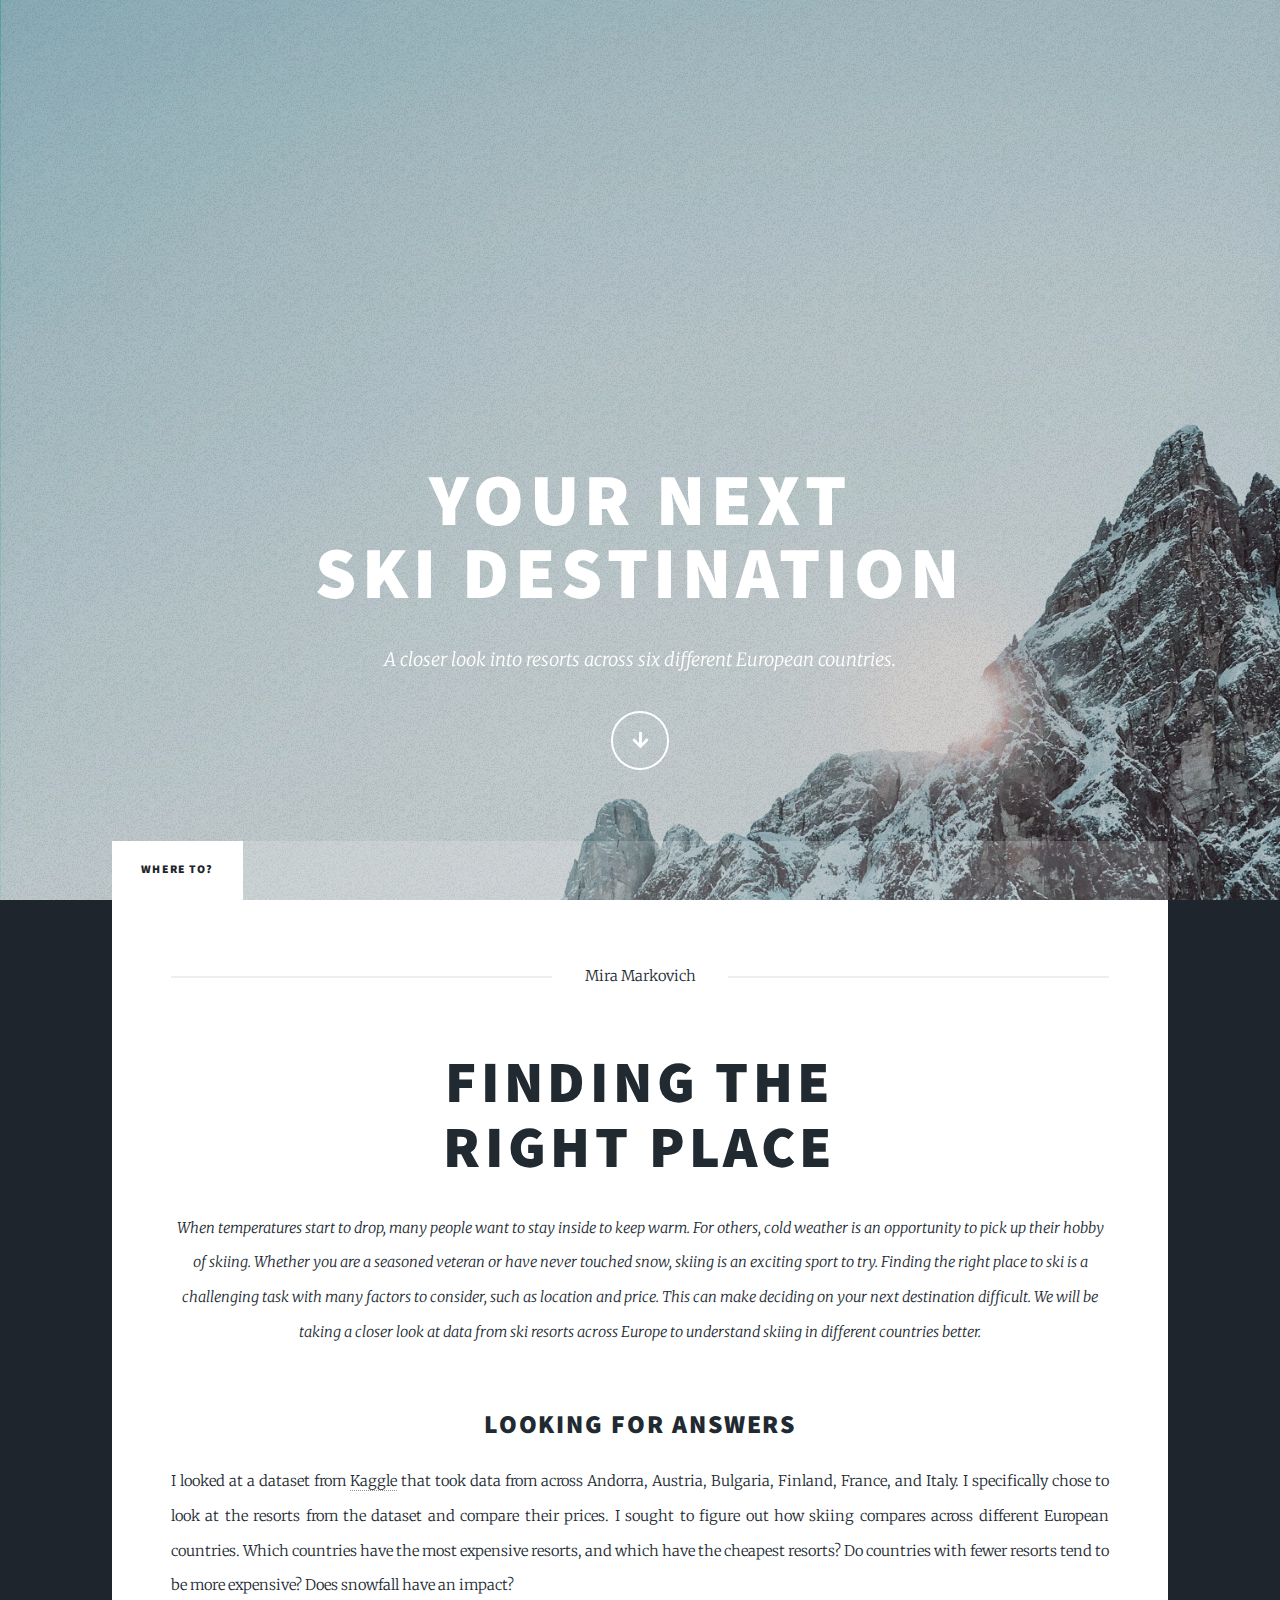
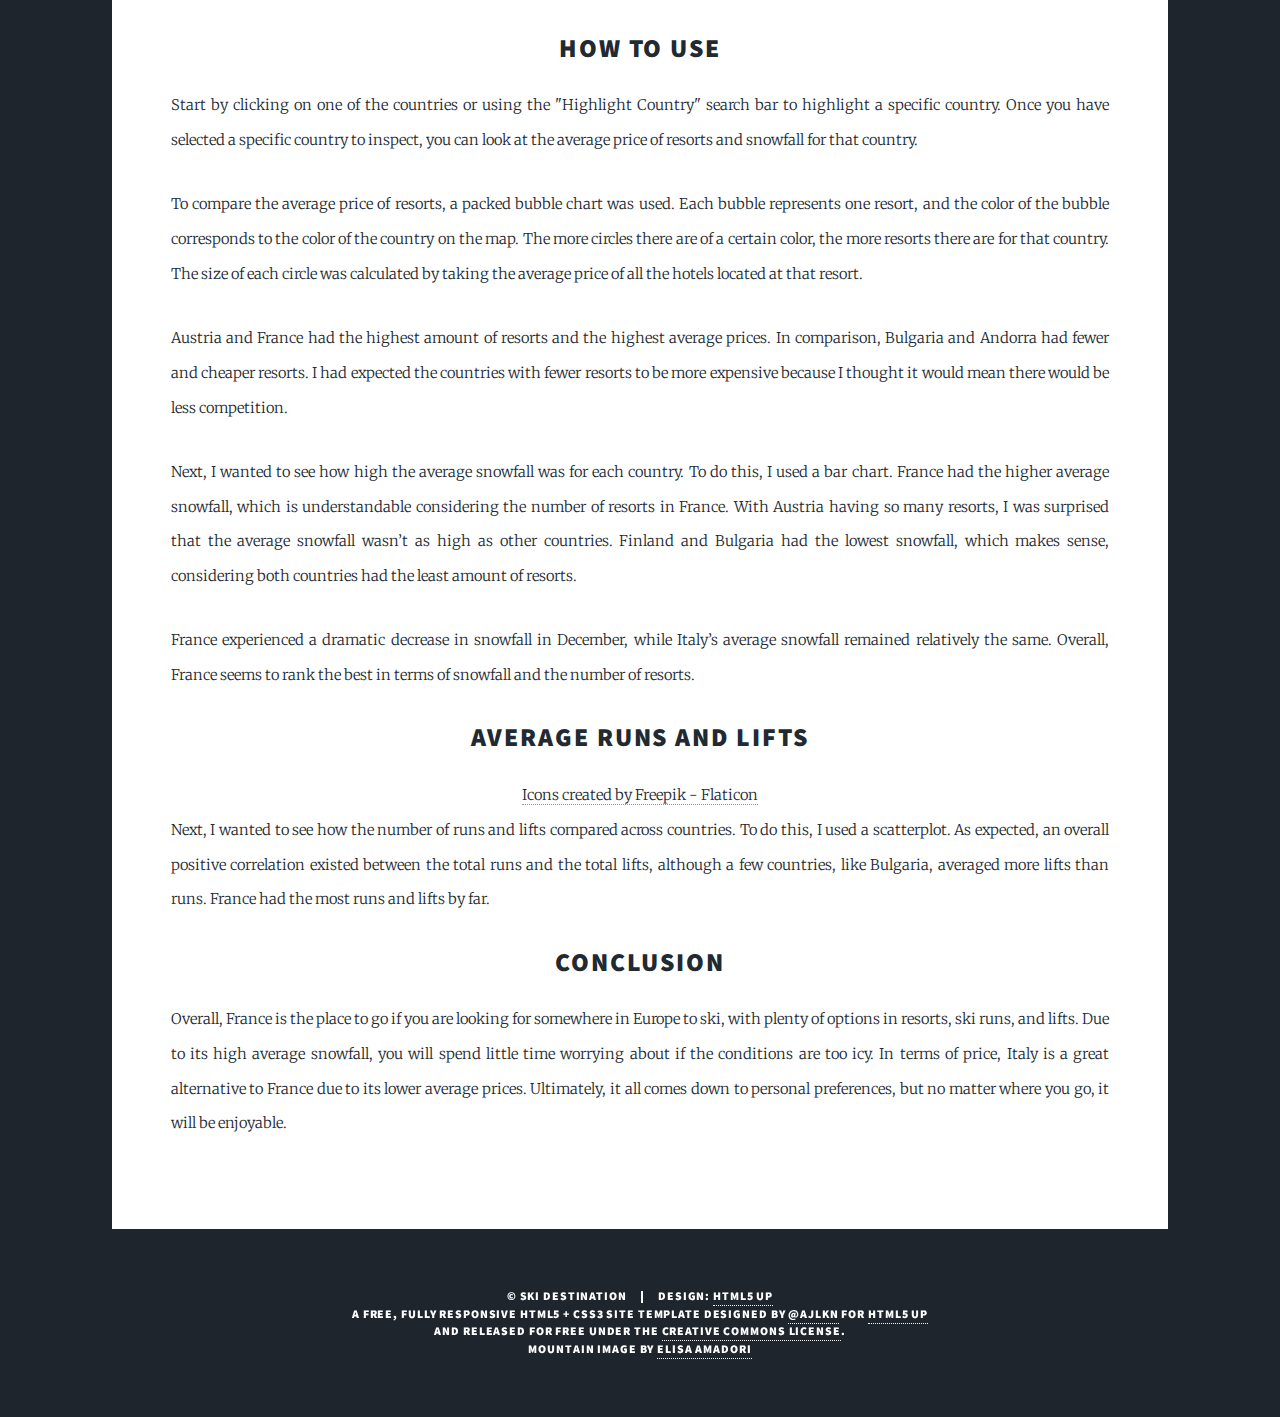
<file: index.html>
<!DOCTYPE HTML>
<!--
	Massively by HTML5 UP
	html5up.net | @ajlkn
	Free for personal and commercial use under the CCA 3.0 license (html5up.net/license)
-->
<html>
	<head>
		<title>Ski Destination</title>
		<meta charset="utf-8" />
		<meta name="viewport" content="width=device-width, initial-scale=1, user-scalable=no" />
		<link rel="stylesheet" href="assets/css/main.css" />
		<noscript><link rel="stylesheet" href="assets/css/noscript.css" /></noscript>
	</head>
	<body class="is-preload">

		<!-- Wrapper -->
			<div id="wrapper" class="fade-in">

				<!-- Intro -->
					<div id="intro">
						<h1>Your next<br />
						ski destination</h1>
						<p>A closer look into resorts across six different European countries.</p>
						<ul class="actions">
							<li><a href="#header" class="button icon solid solo fa-arrow-down scrolly">Continue</a></li>
						</ul>
					</div>

				<!-- Header -->
					<header id="header">
						<a href="index.html" class="logo">Ski finder</a>
					</header>

				<!-- Nav -->
					<nav id="nav">
						<ul class="links">
							<li class="active"><a href="index.html">Where To?</a></li>
							<!-- <li><a href="generic.html">Skiing</a></li> -->
							<!-- <li><a href="elements.html">Conclusion</a></li> -->
						</ul>
					</nav>

				<!-- Main -->
					<div id="main">

						<!-- Featured Post -->
							<article class="post featured">
								<header class="major">
									<span class="date">Mira Markovich</span>
									<h2><a href="#">Finding The<br />
									Right Place</a></h2>
									<p>When temperatures start to drop, many people want to stay inside to keep warm. 
                                        For others, cold weather is an opportunity to pick up their hobby of skiing. 
                                        Whether you are a seasoned veteran or have never touched snow, skiing is an exciting sport to try. 
                                        Finding the right place to ski is a challenging task with many factors to consider, such as 
                                        location and price. This can make deciding on your next destination difficult. We will be 
                                        taking a closer look at data from ski resorts across Europe to understand skiing
                                        in different countries better. </p>
								</header>

									<h2>Looking for Answers</h2>
									<p>I looked at a dataset from <a href="https://www.kaggle.com/datasets/jacklacey/skiing-hotels">Kaggle</a> that took data from across Andorra, Austria, Bulgaria, Finland, France, and Italy. I specifically chose to look 
											at the resorts from the dataset and compare their prices. I sought to figure out how skiing compares across different European countries. 
											Which countries have the most expensive resorts, and which have the cheapest resorts? 
											Do countries with fewer resorts tend to be more expensive? Does snowfall have an impact? </p>

									<h2>How To Use</h2>
									<p>Start by clicking on one of the countries or using the "Highlight Country" search bar to highlight a specific country. 
										Once you have selected a specific country to inspect, you can look at the average price of resorts and snowfall for that country.
										</p>

									<div class='tableauPlaceholder' id='viz1702455710595' style='position: relative'><noscript><a href='#'><img alt='Map Dashboard ' src='https:&#47;&#47;public.tableau.com&#47;static&#47;images&#47;Wh&#47;Whatstheskiinglike&#47;MapDashboard&#47;1_rss.png' style='border: none' /></a></noscript><object class='tableauViz'  style='display:none;'><param name='host_url' value='https%3A%2F%2Fpublic.tableau.com%2F' /> <param name='embed_code_version' value='3' /> <param name='site_root' value='' /><param name='name' value='Whatstheskiinglike&#47;MapDashboard' /><param name='tabs' value='no' /><param name='toolbar' value='yes' /><param name='static_image' value='https:&#47;&#47;public.tableau.com&#47;static&#47;images&#47;Wh&#47;Whatstheskiinglike&#47;MapDashboard&#47;1.png' /> <param name='animate_transition' value='yes' /><param name='display_static_image' value='yes' /><param name='display_spinner' value='yes' /><param name='display_overlay' value='yes' /><param name='display_count' value='yes' /><param name='language' value='en-US' /><param name='filter' value='publish=yes' /></object></div>                <script type='text/javascript'>                    var divElement = document.getElementById('viz1702455710595');                    var vizElement = divElement.getElementsByTagName('object')[0];                    if ( divElement.offsetWidth > 800 ) { vizElement.style.width='1000px';vizElement.style.height='827px';} else if ( divElement.offsetWidth > 500 ) { vizElement.style.width='1000px';vizElement.style.height='827px';} else { vizElement.style.width='100%';vizElement.style.height='977px';}                     var scriptElement = document.createElement('script');                    scriptElement.src = 'https://public.tableau.com/javascripts/api/viz_v1.js';                    vizElement.parentNode.insertBefore(scriptElement, vizElement);                </script>

									<p>To compare the average price of resorts, a packed bubble chart was used. 
										Each bubble represents one resort, and the color of the bubble corresponds to the color of 
										the country on the map. The more circles there are of a certain color, the more resorts there 
										are for that country. The size of each circle was calculated by taking the average price of all 
										the hotels located at that resort.</p>
									<p>Austria and France had the highest amount of resorts and the highest average prices. 
										In comparison, Bulgaria and Andorra had fewer and cheaper resorts. I had expected the 
										countries with fewer resorts to be more expensive because I thought it would mean
										there would be less competition. </p>
									<p>Next, I wanted to see how high the average snowfall was for each country.
										To do this, I used a bar chart. France had the higher average snowfall, which is understandable 
										considering the number of resorts in France. With Austria having so many resorts, I was 
										surprised that the average snowfall wasn’t as high as other countries. Finland and 
										Bulgaria had the lowest snowfall, which makes sense, considering both countries had the 
										least amount of resorts.  </p>
									<p>France experienced a dramatic decrease in snowfall in December, while Italy’s average snowfall 
										remained relatively the same. Overall, France seems to rank the best in terms of snowfall and 
										the number of resorts. </p>


									<h2>Average Runs and Lifts</h2>
									<div class='tableauPlaceholder' id='viz1702453300875' style='position: relative'><noscript><a href='#'><img alt='What&#39;s the Skiiing Like? ' src='https:&#47;&#47;public.tableau.com&#47;static&#47;images&#47;Wh&#47;Whatstheskiinglike&#47;compareskiing&#47;1_rss.png' style='border: none' /></a></noscript><object class='tableauViz'  style='display:none;'><param name='host_url' value='https%3A%2F%2Fpublic.tableau.com%2F' /> <param name='embed_code_version' value='3' /> <param name='site_root' value='' /><param name='name' value='Whatstheskiinglike&#47;compareskiing' /><param name='tabs' value='no' /><param name='toolbar' value='yes' /><param name='static_image' value='https:&#47;&#47;public.tableau.com&#47;static&#47;images&#47;Wh&#47;Whatstheskiinglike&#47;compareskiing&#47;1.png' /> <param name='animate_transition' value='yes' /><param name='display_static_image' value='yes' /><param name='display_spinner' value='yes' /><param name='display_overlay' value='yes' /><param name='display_count' value='yes' /><param name='language' value='en-US' /><param name='filter' value='publish=yes' /></object></div>                <script type='text/javascript'>                    var divElement = document.getElementById('viz1702453300875');                    var vizElement = divElement.getElementsByTagName('object')[0];                    vizElement.style.width='100%';vizElement.style.height=(divElement.offsetWidth*0.75)+'px';                    var scriptElement = document.createElement('script');                    scriptElement.src = 'https://public.tableau.com/javascripts/api/viz_v1.js';                    vizElement.parentNode.insertBefore(scriptElement, vizElement);                </script>
									<a href="https://www.flaticon.com/free-icons/austria" title="austria icons">Icons created by Freepik - Flaticon</a>
									<p>Next, I wanted to see how the number of runs and lifts compared across countries. 
										To do this, I used a scatterplot. As expected, an overall 
										positive correlation existed between the total runs and the total lifts, although a few 
										countries, like Bulgaria, averaged more lifts than runs. France had the most runs and lifts by far. 
									</p>

									<h2>Conclusion</h2>
									<p>Overall, France is the place to go if you are looking for somewhere in Europe to ski, with plenty of 
										options in resorts, ski runs, and lifts. Due to its high average snowfall, you will spend little
										time worrying about if the conditions are too icy. In terms of price, Italy is a great alternative to France 
										due to its lower average prices. Ultimately, it all comes down to personal preferences, but 
										no matter where you go, it will be enjoyable.  </p>
							</article>

					</div>

				<!-- Copyright -->
					<div id="copyright">
						<ul><li>&copy; Ski Destination</li><li>Design: <a href="https://html5up.net">HTML5 UP</a></li></ul>
						<ul>A free, fully responsive HTML5 + CSS3 site template designed by <a href="https://twitter.com/ajlkn">@ajlkn</a> for <a href="https://html5up.net">HTML5 UP</a><br />
							and released for free under the <a href="https://html5up.net/license">Creative Commons license</a>.</ul>
						<ul>Mountain image by <a href="https://unsplash.com/photos/snow-covered-mountain-during-daytime-shxsZvPDMT0">Elisa Amadori</a></ul>
					</div>

			</div>

		<!-- Scripts -->
			<script src="assets/js/jquery.min.js"></script>
			<script src="assets/js/jquery.scrollex.min.js"></script>
			<script src="assets/js/jquery.scrolly.min.js"></script>
			<script src="assets/js/browser.min.js"></script>
			<script src="assets/js/breakpoints.min.js"></script>
			<script src="assets/js/util.js"></script>
			<script src="assets/js/main.js"></script>

	</body>
</html>
</file>
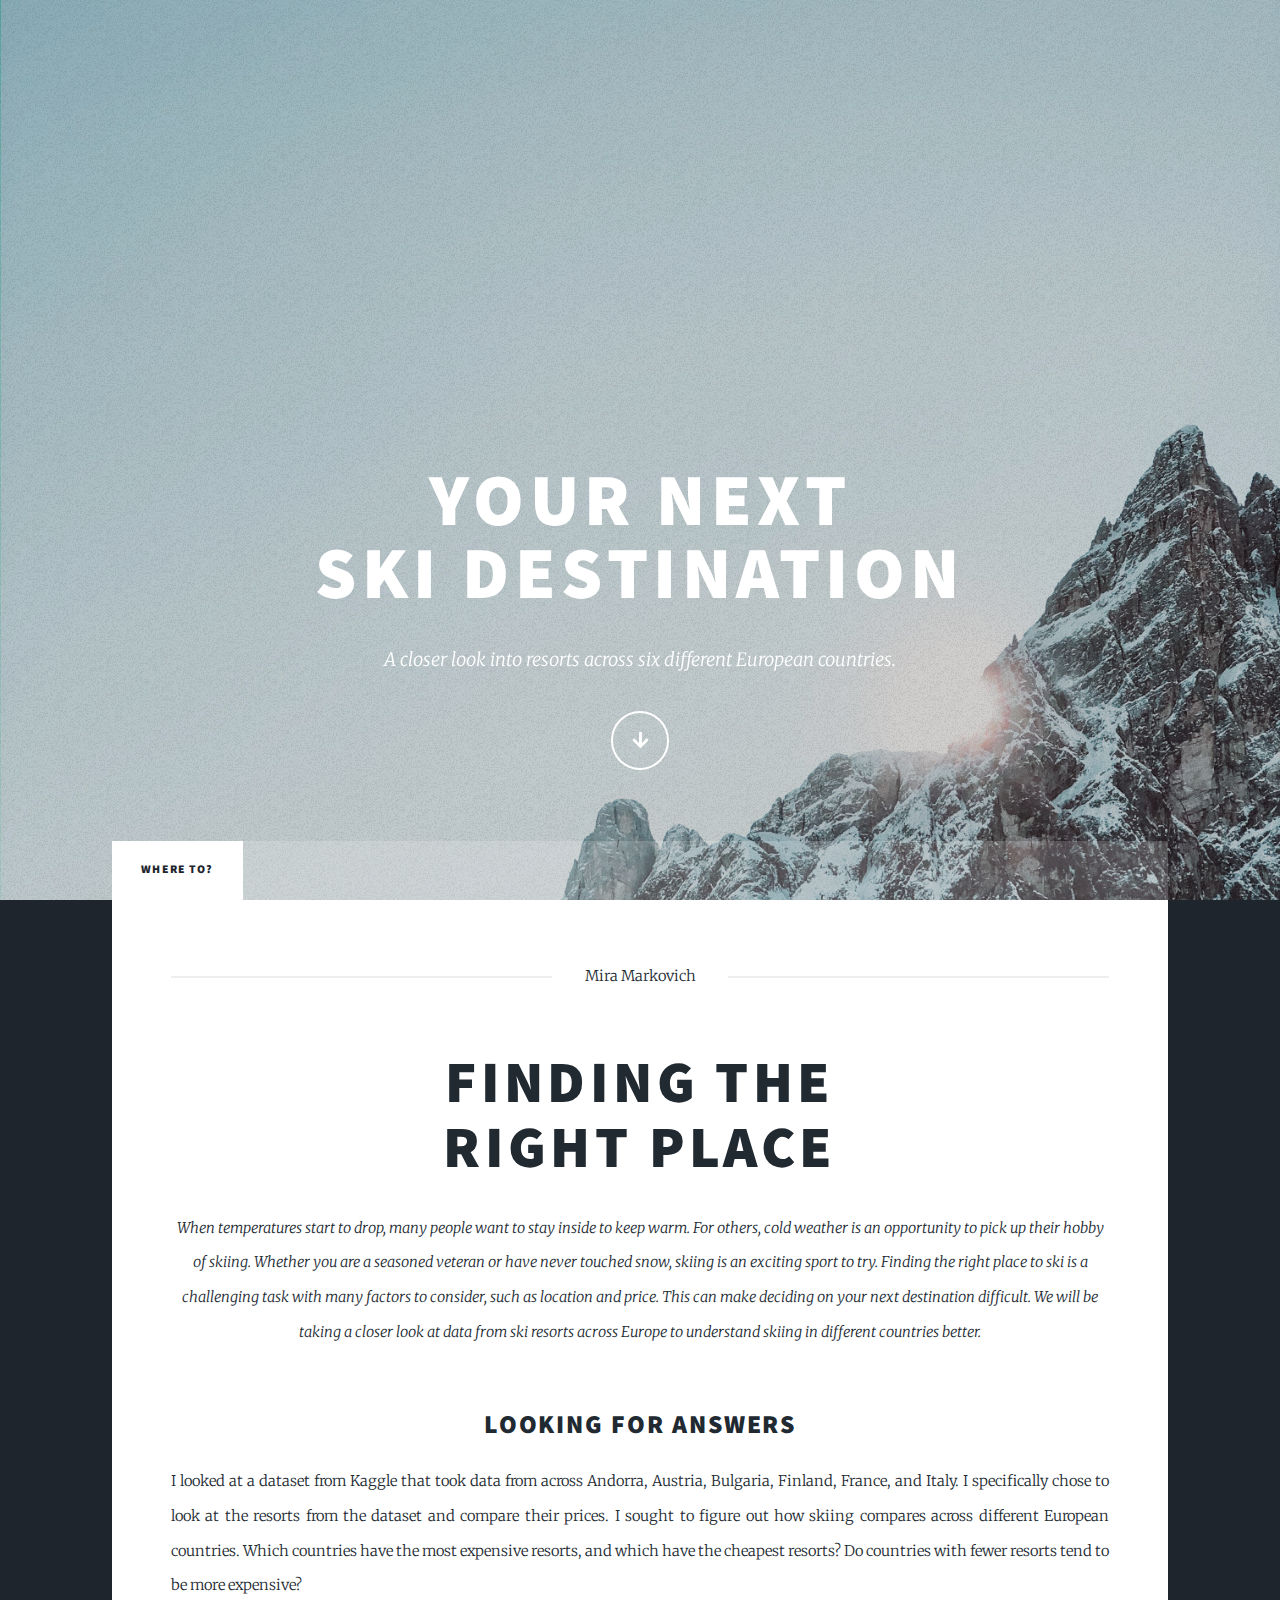
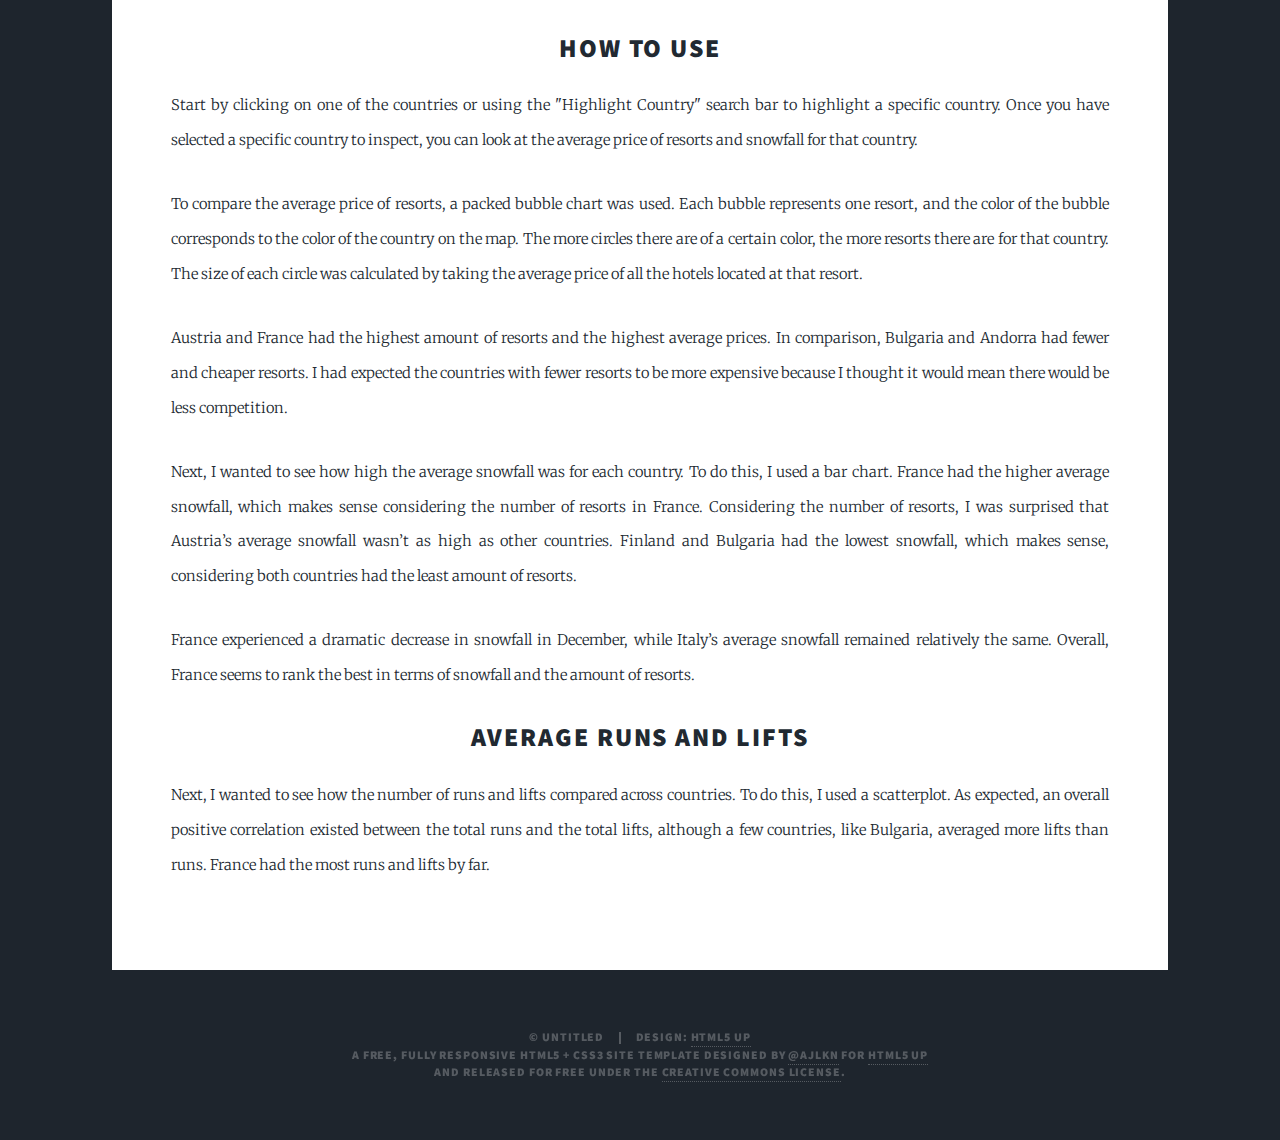
<file: html5up-massively (1)/index.html>
<!DOCTYPE HTML>
<!--
	Massively by HTML5 UP
	html5up.net | @ajlkn
	Free for personal and commercial use under the CCA 3.0 license (html5up.net/license)
-->
<html>
	<head>
		<title>Massively by HTML5 UP</title>
		<meta charset="utf-8" />
		<meta name="viewport" content="width=device-width, initial-scale=1, user-scalable=no" />
		<link rel="stylesheet" href="assets/css/main.css" />
		<noscript><link rel="stylesheet" href="assets/css/noscript.css" /></noscript>
	</head>
	<body class="is-preload">

		<!-- Wrapper -->
			<div id="wrapper" class="fade-in">

				<!-- Intro -->
					<div id="intro">
						<h1>Your next<br />
						ski destination</h1>
						<p>A closer look into resorts across six different European countries.</p>
						<ul class="actions">
							<li><a href="#header" class="button icon solid solo fa-arrow-down scrolly">Continue</a></li>
						</ul>
					</div>

				<!-- Header -->
					<header id="header">
						<a href="index.html" class="logo">Ski finder</a>
					</header>

				<!-- Nav -->
					<nav id="nav">
						<ul class="links">
							<li class="active"><a href="index.html">Where To?</a></li>
							<!-- <li><a href="generic.html">Skiing</a></li> -->
							<!-- <li><a href="elements.html">Conclusion</a></li> -->
						</ul>
					</nav>

				<!-- Main -->
					<div id="main">

						<!-- Featured Post -->
							<article class="post featured">
								<header class="major">
									<span class="date">Mira Markovich</span>
									<h2><a href="#">Finding The<br />
									Right Place</a></h2>
									<p>When temperatures start to drop, many people want to stay inside to keep warm. 
                                        For others, cold weather is an opportunity to pick up their hobby of skiing. 
                                        Whether you are a seasoned veteran or have never touched snow, skiing is an exciting sport to try. 
                                        Finding the right place to ski is a challenging task with many factors to consider, such as 
                                        location and price. This can make deciding on your next destination difficult. We will be 
                                        taking a closer look at data from ski resorts across Europe to understand skiing
                                        in different countries better. </p>
								</header>

									<h2>Looking for Answers</h2>
									<p>I looked at a dataset from Kaggle that took data from across Andorra, Austria, Bulgaria, Finland, France, and Italy. I specifically chose to look 
										at the resorts from the dataset and compare their prices. I sought to figure out how skiing compares across different European countries. 
										Which countries have the most expensive resorts, and which have the cheapest resorts? 
										Do countries with fewer resorts tend to be more expensive? </p>

									<h2>How To Use</h2>
									<p>Start by clicking on one of the countries or using the "Highlight Country" search bar to highlight a specific country. 
										Once you have selected a specific country to inspect, you can look at the average price of resorts and snowfall for that country.
										</p>

									<div class='tableauPlaceholder' id='viz1702455710595' style='position: relative'><noscript><a href='#'><img alt='Map Dashboard ' src='https:&#47;&#47;public.tableau.com&#47;static&#47;images&#47;Wh&#47;Whatstheskiinglike&#47;MapDashboard&#47;1_rss.png' style='border: none' /></a></noscript><object class='tableauViz'  style='display:none;'><param name='host_url' value='https%3A%2F%2Fpublic.tableau.com%2F' /> <param name='embed_code_version' value='3' /> <param name='site_root' value='' /><param name='name' value='Whatstheskiinglike&#47;MapDashboard' /><param name='tabs' value='no' /><param name='toolbar' value='yes' /><param name='static_image' value='https:&#47;&#47;public.tableau.com&#47;static&#47;images&#47;Wh&#47;Whatstheskiinglike&#47;MapDashboard&#47;1.png' /> <param name='animate_transition' value='yes' /><param name='display_static_image' value='yes' /><param name='display_spinner' value='yes' /><param name='display_overlay' value='yes' /><param name='display_count' value='yes' /><param name='language' value='en-US' /><param name='filter' value='publish=yes' /></object></div>                <script type='text/javascript'>                    var divElement = document.getElementById('viz1702455710595');                    var vizElement = divElement.getElementsByTagName('object')[0];                    if ( divElement.offsetWidth > 800 ) { vizElement.style.width='1000px';vizElement.style.height='827px';} else if ( divElement.offsetWidth > 500 ) { vizElement.style.width='1000px';vizElement.style.height='827px';} else { vizElement.style.width='100%';vizElement.style.height='977px';}                     var scriptElement = document.createElement('script');                    scriptElement.src = 'https://public.tableau.com/javascripts/api/viz_v1.js';                    vizElement.parentNode.insertBefore(scriptElement, vizElement);                </script>
									<p>To compare the average price of resorts, a packed bubble chart was used. 
										Each bubble represents one resort, and the color of the bubble corresponds to the color of 
										the country on the map. The more circles there are of a certain color, the more resorts there 
										are for that country. The size of each circle was calculated by taking the average price of all 
										the hotels located at that resort.</p>
									<p>Austria and France had the highest amount of resorts and the highest average prices. 
										In comparison, Bulgaria and Andorra had fewer and cheaper resorts. I had expected the 
										countries with fewer resorts to be more expensive because I thought it would mean
										there would be less competition. </p>
									<p>Next, I wanted to see how high the average snowfall was for each country.
										To do this, I used a bar chart. France had the higher average snowfall, which makes sense 
										considering the number of resorts in France. Considering the number of resorts, I was 
										surprised that Austria’s average snowfall wasn’t as high as other countries. Finland and 
										Bulgaria had the lowest snowfall, which makes sense, considering both countries had the 
										least amount of resorts.  </p>
									<p>France experienced a dramatic decrease in snowfall in December, while Italy’s average snowfall 
										remained relatively the same. Overall, France seems to rank the best in terms of snowfall and 
										the amount of resorts. </p>


									<h2>Average Runs and Lifts</h2>
									<div class='tableauPlaceholder' id='viz1702453300875' style='position: relative'><noscript><a href='#'><img alt='What&#39;s the Skiiing Like? ' src='https:&#47;&#47;public.tableau.com&#47;static&#47;images&#47;Wh&#47;Whatstheskiinglike&#47;compareskiing&#47;1_rss.png' style='border: none' /></a></noscript><object class='tableauViz'  style='display:none;'><param name='host_url' value='https%3A%2F%2Fpublic.tableau.com%2F' /> <param name='embed_code_version' value='3' /> <param name='site_root' value='' /><param name='name' value='Whatstheskiinglike&#47;compareskiing' /><param name='tabs' value='no' /><param name='toolbar' value='yes' /><param name='static_image' value='https:&#47;&#47;public.tableau.com&#47;static&#47;images&#47;Wh&#47;Whatstheskiinglike&#47;compareskiing&#47;1.png' /> <param name='animate_transition' value='yes' /><param name='display_static_image' value='yes' /><param name='display_spinner' value='yes' /><param name='display_overlay' value='yes' /><param name='display_count' value='yes' /><param name='language' value='en-US' /><param name='filter' value='publish=yes' /></object></div>                <script type='text/javascript'>                    var divElement = document.getElementById('viz1702453300875');                    var vizElement = divElement.getElementsByTagName('object')[0];                    vizElement.style.width='100%';vizElement.style.height=(divElement.offsetWidth*0.75)+'px';                    var scriptElement = document.createElement('script');                    scriptElement.src = 'https://public.tableau.com/javascripts/api/viz_v1.js';                    vizElement.parentNode.insertBefore(scriptElement, vizElement);                </script>
									<p>Next, I wanted to see how the number of runs and lifts compared across countries. 
										To do this, I used a scatterplot. As expected, an overall 
										positive correlation existed between the total runs and the total lifts, although a few 
										countries, like Bulgaria, averaged more lifts than runs. France had the most runs and lifts by far. 
									</p>
							</article>

					</div>

				<!-- Copyright -->
					<div id="copyright">
						<ul><li>&copy; Untitled</li><li>Design: <a href="https://html5up.net">HTML5 UP</a></li></ul>
						<ul>A free, fully responsive HTML5 + CSS3 site template designed by <a href="https://twitter.com/ajlkn">@ajlkn</a> for <a href="https://html5up.net">HTML5 UP</a><br />
							and released for free under the <a href="https://html5up.net/license">Creative Commons license</a>.</ul>
					</div>

			</div>

		<!-- Scripts -->
			<script src="assets/js/jquery.min.js"></script>
			<script src="assets/js/jquery.scrollex.min.js"></script>
			<script src="assets/js/jquery.scrolly.min.js"></script>
			<script src="assets/js/browser.min.js"></script>
			<script src="assets/js/breakpoints.min.js"></script>
			<script src="assets/js/util.js"></script>
			<script src="assets/js/main.js"></script>

	</body>
</html>
</file>
<file: assets/css/main.css>
@import url(fontawesome-all.min.css);
@import url("https://fonts.googleapis.com/css?family=Merriweather:300,700,300italic,700italic|Source+Sans+Pro:900");

/*
	Massively by HTML5 UP
	html5up.net | @ajlkn
	Free for personal and commercial use under the CCA 3.0 license (html5up.net/license)
*/

html, body, div, span, applet, object,
iframe, h1, h2, h3, h4, h5, h6, p, blockquote,
pre, a, abbr, acronym, address, big, cite,
code, del, dfn, em, img, ins, kbd, q, s, samp,
small, strike, strong, sub, sup, tt, var, b,
u, i, center, dl, dt, dd, ol, ul, li, fieldset,
form, label, legend, table, caption, tbody,
tfoot, thead, tr, th, td, article, aside,
canvas, details, embed, figure, figcaption,
footer, header, hgroup, menu, nav, output, ruby,
section, summary, time, mark, audio, video {
	margin: 0;
	padding: 0;
	border: 0;
	font-size: 100%;
	font: inherit;
	vertical-align: baseline;}

article, aside, details, figcaption, figure,
footer, header, hgroup, menu, nav, section {
	display: block;}

body {
	line-height: 1;
}

ol, ul {
	list-style: none;
}

blockquote, q {
	quotes: none;
}

	blockquote:before, blockquote:after, q:before, q:after {
		content: '';
		content: none;
	}

table {
	border-collapse: collapse;
	border-spacing: 0;
}

body {
	-webkit-text-size-adjust: none;
}

mark {
	background-color: transparent;
	color: inherit;
}

input::-moz-focus-inner {
	border: 0;
	padding: 0;
}

input, select, textarea {
	-moz-appearance: none;
	-webkit-appearance: none;
	-ms-appearance: none;
	appearance: none;
}

/* Basic */

	@-ms-viewport {
		width: device-width;
	}

	body {
		-ms-overflow-style: scrollbar;
	}

	@media screen and (max-width: 480px) {

		html, body {
			min-width: 320px;
		}

	}

	html {
		box-sizing: border-box;
	}

	*, *:before, *:after {
		box-sizing: inherit;
	}

	body {
		background-color: #1e252d;
	}

		body.is-preload *, body.is-preload *:before, body.is-preload *:after {
			-moz-animation: none !important;
			-webkit-animation: none !important;
			-ms-animation: none !important;
			animation: none !important;
			-moz-transition: none !important;
			-webkit-transition: none !important;
			-ms-transition: none !important;
			transition: none !important;
		}

/* Type */

	html {
		font-size: 16pt;
	}

		@media screen and (max-width: 1680px) {

			html {
				font-size: 12pt;
			}

		}

		@media screen and (max-width: 1280px) {

			html {
				font-size: 11pt;
			}

		}

		@media screen and (max-width: 360px) {

			html {
				font-size: 10pt;
			}

		}

	body {
		color: #212931;
	}

	body, input, select, textarea {
		font-family: "Merriweather", Georgia, serif;
		font-weight: 300;
		font-size: 1rem;
		line-height: 2.375;
	}

	a {
		-moz-transition: color 0.2s ease-in-out, background-color 0.2s ease-in-out, border-color 0.2s ease-in-out, box-shadow 0.2s ease-in-out;
		-webkit-transition: color 0.2s ease-in-out, background-color 0.2s ease-in-out, border-color 0.2s ease-in-out, box-shadow 0.2s ease-in-out;
		-ms-transition: color 0.2s ease-in-out, background-color 0.2s ease-in-out, border-color 0.2s ease-in-out, box-shadow 0.2s ease-in-out;
		transition: color 0.2s ease-in-out, background-color 0.2s ease-in-out, border-color 0.2s ease-in-out, box-shadow 0.2s ease-in-out;
		border-bottom: dotted 1px;
		text-decoration: none;
	}

		a:hover {
			border-bottom-color: transparent;
		}

	strong, b {
		font-weight: 600;
	}

	em, i {
		font-style: italic;
	}

	p {
		text-align: justify;
		margin: 0 0 2rem 0;
	}

	h1, h2, h3, h4, h5, h6 {
		font-family: "Source Sans Pro", Helvetica, sans-serif;
		font-weight: 900;
		line-height: 1.5;
		letter-spacing: 0.075em;
		text-transform: uppercase;
		margin: 0 0 1rem 0;
	}

		h1 a, h2 a, h3 a, h4 a, h5 a, h6 a {
			border-bottom: 0;
			color: inherit;
			text-decoration: none;
		}

	h1 {
		font-size: 4rem;
		line-height: 1.1;
		margin: 0 0 2rem 0;
	}

	h2 {
		font-size: 1.75rem;
		line-height: 1.3;
		margin: 0 0 1.5rem 0;
	}

	h3 {
		font-size: 1.25rem;
		margin: 0 0 1.5rem 0;
	}

	h4 {
		font-size: 1rem;
	}

	h5 {
		font-size: 0.9rem;
	}

	h6 {
		font-size: 0.8rem;
	}

	sub {
		font-size: 0.8rem;
		position: relative;
		top: 0.5rem;
	}

	sup {
		font-size: 0.8rem;
		position: relative;
		top: -0.5rem;
	}

	blockquote {
		border-left: solid 4px;
		font-style: italic;
		margin: 0 0 2rem 0;
		padding: 0.5rem 0 0.5rem 2rem;
	}

	code {
		border: solid 2px;
		font-family: "Courier New", monospace;
		font-size: 0.9rem;
		margin: 0 0.25rem;
		padding: 0.25rem 0.65rem;
	}

	pre {
		-webkit-overflow-scrolling: touch;
		font-family: "Courier New", monospace;
		font-size: 0.9rem;
		margin: 0 0 2rem 0;
	}

		pre code {
			display: block;
			line-height: 1.75;
			padding: 1rem 1.5rem;
			overflow-x: auto;
		}

	hr {
		border: 0;
		border-bottom: solid 2px;
		margin: 3rem 0;
	}

		hr.major {
			margin: 5rem 0;
		}

	.align-left {
		text-align: left;
	}

	.align-center {
		text-align: center;
	}

	.align-right {
		text-align: right;
	}

	input, select, textarea {
		color: #212931;
	}

	a {
		color: #212931;
		border-bottom-color: rgba(33, 41, 49, 0.5);
	}

		a:hover {
			border-bottom-color: transparent;
			color: #18bfef !important;
		}

	strong, b {
		color: #212931;
	}

	h1, h2, h3, h4, h5, h6 {
		color: #212931;
	}

	blockquote {
		border-left-color: #eeeeee;
	}

	code {
		background: rgba(220, 220, 220, 0.25);
		border-color: #eeeeee;
	}

	hr {
		border-bottom-color: #eeeeee;
	}

/* Row */

	.row {
		display: flex;
		flex-wrap: wrap;
		box-sizing: border-box;
		align-items: stretch;
	}

		.row > * {
			box-sizing: border-box;
		}

		.row.gtr-uniform > * > :last-child {
			margin-bottom: 0;
		}

		.row.aln-left {
			justify-content: flex-start;
		}

		.row.aln-center {
			justify-content: center;
		}

		.row.aln-right {
			justify-content: flex-end;
		}

		.row.aln-top {
			align-items: flex-start;
		}

		.row.aln-middle {
			align-items: center;
		}

		.row.aln-bottom {
			align-items: flex-end;
		}

		.row > .imp {
			order: -1;
		}

		.row > .col-1 {
			width: 8.33333%;
		}

		.row > .off-1 {
			margin-left: 8.33333%;
		}

		.row > .col-2 {
			width: 16.66667%;
		}

		.row > .off-2 {
			margin-left: 16.66667%;
		}

		.row > .col-3 {
			width: 25%;
		}

		.row > .off-3 {
			margin-left: 25%;
		}

		.row > .col-4 {
			width: 33.33333%;
		}

		.row > .off-4 {
			margin-left: 33.33333%;
		}

		.row > .col-5 {
			width: 41.66667%;
		}

		.row > .off-5 {
			margin-left: 41.66667%;
		}

		.row > .col-6 {
			width: 50%;
		}

		.row > .off-6 {
			margin-left: 50%;
		}

		.row > .col-7 {
			width: 58.33333%;
		}

		.row > .off-7 {
			margin-left: 58.33333%;
		}

		.row > .col-8 {
			width: 66.66667%;
		}

		.row > .off-8 {
			margin-left: 66.66667%;
		}

		.row > .col-9 {
			width: 75%;
		}

		.row > .off-9 {
			margin-left: 75%;
		}

		.row > .col-10 {
			width: 83.33333%;
		}

		.row > .off-10 {
			margin-left: 83.33333%;
		}

		.row > .col-11 {
			width: 91.66667%;
		}

		.row > .off-11 {
			margin-left: 91.66667%;
		}

		.row > .col-12 {
			width: 100%;
		}

		.row > .off-12 {
			margin-left: 100%;
		}

		.row.gtr-0 {
			margin-top: 0;
			margin-left: 0rem;
		}

			.row.gtr-0 > * {
				padding: 0 0 0 0rem;
			}

			.row.gtr-0.gtr-uniform {
				margin-top: 0rem;
			}

				.row.gtr-0.gtr-uniform > * {
					padding-top: 0rem;
				}

		.row.gtr-25 {
			margin-top: 0;
			margin-left: -0.375rem;
		}

			.row.gtr-25 > * {
				padding: 0 0 0 0.375rem;
			}

			.row.gtr-25.gtr-uniform {
				margin-top: -0.375rem;
			}

				.row.gtr-25.gtr-uniform > * {
					padding-top: 0.375rem;
				}

		.row.gtr-50 {
			margin-top: 0;
			margin-left: -0.75rem;
		}

			.row.gtr-50 > * {
				padding: 0 0 0 0.75rem;
			}

			.row.gtr-50.gtr-uniform {
				margin-top: -0.75rem;
			}

				.row.gtr-50.gtr-uniform > * {
					padding-top: 0.75rem;
				}

		.row {
			margin-top: 0;
			margin-left: -1.5rem;
		}

			.row > * {
				padding: 0 0 0 1.5rem;
			}

			.row.gtr-uniform {
				margin-top: -1.5rem;
			}

				.row.gtr-uniform > * {
					padding-top: 1.5rem;
				}

		.row.gtr-150 {
			margin-top: 0;
			margin-left: -2.25rem;
		}

			.row.gtr-150 > * {
				padding: 0 0 0 2.25rem;
			}

			.row.gtr-150.gtr-uniform {
				margin-top: -2.25rem;
			}

				.row.gtr-150.gtr-uniform > * {
					padding-top: 2.25rem;
				}

		.row.gtr-200 {
			margin-top: 0;
			margin-left: -3rem;
		}

			.row.gtr-200 > * {
				padding: 0 0 0 3rem;
			}

			.row.gtr-200.gtr-uniform {
				margin-top: -3rem;
			}

				.row.gtr-200.gtr-uniform > * {
					padding-top: 3rem;
				}

		@media screen and (max-width: 1680px) {

			.row {
				display: flex;
				flex-wrap: wrap;
				box-sizing: border-box;
				align-items: stretch;
			}

				.row > * {
					box-sizing: border-box;
				}

				.row.gtr-uniform > * > :last-child {
					margin-bottom: 0;
				}

				.row.aln-left {
					justify-content: flex-start;
				}

				.row.aln-center {
					justify-content: center;
				}

				.row.aln-right {
					justify-content: flex-end;
				}

				.row.aln-top {
					align-items: flex-start;
				}

				.row.aln-middle {
					align-items: center;
				}

				.row.aln-bottom {
					align-items: flex-end;
				}

				.row > .imp-xlarge {
					order: -1;
				}

				.row > .col-1-xlarge {
					width: 8.33333%;
				}

				.row > .off-1-xlarge {
					margin-left: 8.33333%;
				}

				.row > .col-2-xlarge {
					width: 16.66667%;
				}

				.row > .off-2-xlarge {
					margin-left: 16.66667%;
				}

				.row > .col-3-xlarge {
					width: 25%;
				}

				.row > .off-3-xlarge {
					margin-left: 25%;
				}

				.row > .col-4-xlarge {
					width: 33.33333%;
				}

				.row > .off-4-xlarge {
					margin-left: 33.33333%;
				}

				.row > .col-5-xlarge {
					width: 41.66667%;
				}

				.row > .off-5-xlarge {
					margin-left: 41.66667%;
				}

				.row > .col-6-xlarge {
					width: 50%;
				}

				.row > .off-6-xlarge {
					margin-left: 50%;
				}

				.row > .col-7-xlarge {
					width: 58.33333%;
				}

				.row > .off-7-xlarge {
					margin-left: 58.33333%;
				}

				.row > .col-8-xlarge {
					width: 66.66667%;
				}

				.row > .off-8-xlarge {
					margin-left: 66.66667%;
				}

				.row > .col-9-xlarge {
					width: 75%;
				}

				.row > .off-9-xlarge {
					margin-left: 75%;
				}

				.row > .col-10-xlarge {
					width: 83.33333%;
				}

				.row > .off-10-xlarge {
					margin-left: 83.33333%;
				}

				.row > .col-11-xlarge {
					width: 91.66667%;
				}

				.row > .off-11-xlarge {
					margin-left: 91.66667%;
				}

				.row > .col-12-xlarge {
					width: 100%;
				}

				.row > .off-12-xlarge {
					margin-left: 100%;
				}

				.row.gtr-0 {
					margin-top: 0;
					margin-left: 0rem;
				}

					.row.gtr-0 > * {
						padding: 0 0 0 0rem;
					}

					.row.gtr-0.gtr-uniform {
						margin-top: 0rem;
					}

						.row.gtr-0.gtr-uniform > * {
							padding-top: 0rem;
						}

				.row.gtr-25 {
					margin-top: 0;
					margin-left: -0.375rem;
				}

					.row.gtr-25 > * {
						padding: 0 0 0 0.375rem;
					}

					.row.gtr-25.gtr-uniform {
						margin-top: -0.375rem;
					}

						.row.gtr-25.gtr-uniform > * {
							padding-top: 0.375rem;
						}

				.row.gtr-50 {
					margin-top: 0;
					margin-left: -0.75rem;
				}

					.row.gtr-50 > * {
						padding: 0 0 0 0.75rem;
					}

					.row.gtr-50.gtr-uniform {
						margin-top: -0.75rem;
					}

						.row.gtr-50.gtr-uniform > * {
							padding-top: 0.75rem;
						}

				.row {
					margin-top: 0;
					margin-left: -1.5rem;
				}

					.row > * {
						padding: 0 0 0 1.5rem;
					}

					.row.gtr-uniform {
						margin-top: -1.5rem;
					}

						.row.gtr-uniform > * {
							padding-top: 1.5rem;
						}

				.row.gtr-150 {
					margin-top: 0;
					margin-left: -2.25rem;
				}

					.row.gtr-150 > * {
						padding: 0 0 0 2.25rem;
					}

					.row.gtr-150.gtr-uniform {
						margin-top: -2.25rem;
					}

						.row.gtr-150.gtr-uniform > * {
							padding-top: 2.25rem;
						}

				.row.gtr-200 {
					margin-top: 0;
					margin-left: -3rem;
				}

					.row.gtr-200 > * {
						padding: 0 0 0 3rem;
					}

					.row.gtr-200.gtr-uniform {
						margin-top: -3rem;
					}

						.row.gtr-200.gtr-uniform > * {
							padding-top: 3rem;
						}

		}

		@media screen and (max-width: 1280px) {

			.row {
				display: flex;
				flex-wrap: wrap;
				box-sizing: border-box;
				align-items: stretch;
			}

				.row > * {
					box-sizing: border-box;
				}

				.row.gtr-uniform > * > :last-child {
					margin-bottom: 0;
				}

				.row.aln-left {
					justify-content: flex-start;
				}

				.row.aln-center {
					justify-content: center;
				}

				.row.aln-right {
					justify-content: flex-end;
				}

				.row.aln-top {
					align-items: flex-start;
				}

				.row.aln-middle {
					align-items: center;
				}

				.row.aln-bottom {
					align-items: flex-end;
				}

				.row > .imp-large {
					order: -1;
				}

				.row > .col-1-large {
					width: 8.33333%;
				}

				.row > .off-1-large {
					margin-left: 8.33333%;
				}

				.row > .col-2-large {
					width: 16.66667%;
				}

				.row > .off-2-large {
					margin-left: 16.66667%;
				}

				.row > .col-3-large {
					width: 25%;
				}

				.row > .off-3-large {
					margin-left: 25%;
				}

				.row > .col-4-large {
					width: 33.33333%;
				}

				.row > .off-4-large {
					margin-left: 33.33333%;
				}

				.row > .col-5-large {
					width: 41.66667%;
				}

				.row > .off-5-large {
					margin-left: 41.66667%;
				}

				.row > .col-6-large {
					width: 50%;
				}

				.row > .off-6-large {
					margin-left: 50%;
				}

				.row > .col-7-large {
					width: 58.33333%;
				}

				.row > .off-7-large {
					margin-left: 58.33333%;
				}

				.row > .col-8-large {
					width: 66.66667%;
				}

				.row > .off-8-large {
					margin-left: 66.66667%;
				}

				.row > .col-9-large {
					width: 75%;
				}

				.row > .off-9-large {
					margin-left: 75%;
				}

				.row > .col-10-large {
					width: 83.33333%;
				}

				.row > .off-10-large {
					margin-left: 83.33333%;
				}

				.row > .col-11-large {
					width: 91.66667%;
				}

				.row > .off-11-large {
					margin-left: 91.66667%;
				}

				.row > .col-12-large {
					width: 100%;
				}

				.row > .off-12-large {
					margin-left: 100%;
				}

				.row.gtr-0 {
					margin-top: 0;
					margin-left: 0rem;
				}

					.row.gtr-0 > * {
						padding: 0 0 0 0rem;
					}

					.row.gtr-0.gtr-uniform {
						margin-top: 0rem;
					}

						.row.gtr-0.gtr-uniform > * {
							padding-top: 0rem;
						}

				.row.gtr-25 {
					margin-top: 0;
					margin-left: -0.375rem;
				}

					.row.gtr-25 > * {
						padding: 0 0 0 0.375rem;
					}

					.row.gtr-25.gtr-uniform {
						margin-top: -0.375rem;
					}

						.row.gtr-25.gtr-uniform > * {
							padding-top: 0.375rem;
						}

				.row.gtr-50 {
					margin-top: 0;
					margin-left: -0.75rem;
				}

					.row.gtr-50 > * {
						padding: 0 0 0 0.75rem;
					}

					.row.gtr-50.gtr-uniform {
						margin-top: -0.75rem;
					}

						.row.gtr-50.gtr-uniform > * {
							padding-top: 0.75rem;
						}

				.row {
					margin-top: 0;
					margin-left: -1.5rem;
				}

					.row > * {
						padding: 0 0 0 1.5rem;
					}

					.row.gtr-uniform {
						margin-top: -1.5rem;
					}

						.row.gtr-uniform > * {
							padding-top: 1.5rem;
						}

				.row.gtr-150 {
					margin-top: 0;
					margin-left: -2.25rem;
				}

					.row.gtr-150 > * {
						padding: 0 0 0 2.25rem;
					}

					.row.gtr-150.gtr-uniform {
						margin-top: -2.25rem;
					}

						.row.gtr-150.gtr-uniform > * {
							padding-top: 2.25rem;
						}

				.row.gtr-200 {
					margin-top: 0;
					margin-left: -3rem;
				}

					.row.gtr-200 > * {
						padding: 0 0 0 3rem;
					}

					.row.gtr-200.gtr-uniform {
						margin-top: -3rem;
					}

						.row.gtr-200.gtr-uniform > * {
							padding-top: 3rem;
						}

		}

		@media screen and (max-width: 980px) {

			.row {
				display: flex;
				flex-wrap: wrap;
				box-sizing: border-box;
				align-items: stretch;
			}

				.row > * {
					box-sizing: border-box;
				}

				.row.gtr-uniform > * > :last-child {
					margin-bottom: 0;
				}

				.row.aln-left {
					justify-content: flex-start;
				}

				.row.aln-center {
					justify-content: center;
				}

				.row.aln-right {
					justify-content: flex-end;
				}

				.row.aln-top {
					align-items: flex-start;
				}

				.row.aln-middle {
					align-items: center;
				}

				.row.aln-bottom {
					align-items: flex-end;
				}

				.row > .imp-medium {
					order: -1;
				}

				.row > .col-1-medium {
					width: 8.33333%;
				}

				.row > .off-1-medium {
					margin-left: 8.33333%;
				}

				.row > .col-2-medium {
					width: 16.66667%;
				}

				.row > .off-2-medium {
					margin-left: 16.66667%;
				}

				.row > .col-3-medium {
					width: 25%;
				}

				.row > .off-3-medium {
					margin-left: 25%;
				}

				.row > .col-4-medium {
					width: 33.33333%;
				}

				.row > .off-4-medium {
					margin-left: 33.33333%;
				}

				.row > .col-5-medium {
					width: 41.66667%;
				}

				.row > .off-5-medium {
					margin-left: 41.66667%;
				}

				.row > .col-6-medium {
					width: 50%;
				}

				.row > .off-6-medium {
					margin-left: 50%;
				}

				.row > .col-7-medium {
					width: 58.33333%;
				}

				.row > .off-7-medium {
					margin-left: 58.33333%;
				}

				.row > .col-8-medium {
					width: 66.66667%;
				}

				.row > .off-8-medium {
					margin-left: 66.66667%;
				}

				.row > .col-9-medium {
					width: 75%;
				}

				.row > .off-9-medium {
					margin-left: 75%;
				}

				.row > .col-10-medium {
					width: 83.33333%;
				}

				.row > .off-10-medium {
					margin-left: 83.33333%;
				}

				.row > .col-11-medium {
					width: 91.66667%;
				}

				.row > .off-11-medium {
					margin-left: 91.66667%;
				}

				.row > .col-12-medium {
					width: 100%;
				}

				.row > .off-12-medium {
					margin-left: 100%;
				}

				.row.gtr-0 {
					margin-top: 0;
					margin-left: 0rem;
				}

					.row.gtr-0 > * {
						padding: 0 0 0 0rem;
					}

					.row.gtr-0.gtr-uniform {
						margin-top: 0rem;
					}

						.row.gtr-0.gtr-uniform > * {
							padding-top: 0rem;
						}

				.row.gtr-25 {
					margin-top: 0;
					margin-left: -0.375rem;
				}

					.row.gtr-25 > * {
						padding: 0 0 0 0.375rem;
					}

					.row.gtr-25.gtr-uniform {
						margin-top: -0.375rem;
					}

						.row.gtr-25.gtr-uniform > * {
							padding-top: 0.375rem;
						}

				.row.gtr-50 {
					margin-top: 0;
					margin-left: -0.75rem;
				}

					.row.gtr-50 > * {
						padding: 0 0 0 0.75rem;
					}

					.row.gtr-50.gtr-uniform {
						margin-top: -0.75rem;
					}

						.row.gtr-50.gtr-uniform > * {
							padding-top: 0.75rem;
						}

				.row {
					margin-top: 0;
					margin-left: -1.5rem;
				}

					.row > * {
						padding: 0 0 0 1.5rem;
					}

					.row.gtr-uniform {
						margin-top: -1.5rem;
					}

						.row.gtr-uniform > * {
							padding-top: 1.5rem;
						}

				.row.gtr-150 {
					margin-top: 0;
					margin-left: -2.25rem;
				}

					.row.gtr-150 > * {
						padding: 0 0 0 2.25rem;
					}

					.row.gtr-150.gtr-uniform {
						margin-top: -2.25rem;
					}

						.row.gtr-150.gtr-uniform > * {
							padding-top: 2.25rem;
						}

				.row.gtr-200 {
					margin-top: 0;
					margin-left: -3rem;
				}

					.row.gtr-200 > * {
						padding: 0 0 0 3rem;
					}

					.row.gtr-200.gtr-uniform {
						margin-top: -3rem;
					}

						.row.gtr-200.gtr-uniform > * {
							padding-top: 3rem;
						}

		}

		@media screen and (max-width: 736px) {

			.row {
				display: flex;
				flex-wrap: wrap;
				box-sizing: border-box;
				align-items: stretch;
			}

				.row > * {
					box-sizing: border-box;
				}

				.row.gtr-uniform > * > :last-child {
					margin-bottom: 0;
				}

				.row.aln-left {
					justify-content: flex-start;
				}

				.row.aln-center {
					justify-content: center;
				}

				.row.aln-right {
					justify-content: flex-end;
				}

				.row.aln-top {
					align-items: flex-start;
				}

				.row.aln-middle {
					align-items: center;
				}

				.row.aln-bottom {
					align-items: flex-end;
				}

				.row > .imp-small {
					order: -1;
				}

				.row > .col-1-small {
					width: 8.33333%;
				}

				.row > .off-1-small {
					margin-left: 8.33333%;
				}

				.row > .col-2-small {
					width: 16.66667%;
				}

				.row > .off-2-small {
					margin-left: 16.66667%;
				}

				.row > .col-3-small {
					width: 25%;
				}

				.row > .off-3-small {
					margin-left: 25%;
				}

				.row > .col-4-small {
					width: 33.33333%;
				}

				.row > .off-4-small {
					margin-left: 33.33333%;
				}

				.row > .col-5-small {
					width: 41.66667%;
				}

				.row > .off-5-small {
					margin-left: 41.66667%;
				}

				.row > .col-6-small {
					width: 50%;
				}

				.row > .off-6-small {
					margin-left: 50%;
				}

				.row > .col-7-small {
					width: 58.33333%;
				}

				.row > .off-7-small {
					margin-left: 58.33333%;
				}

				.row > .col-8-small {
					width: 66.66667%;
				}

				.row > .off-8-small {
					margin-left: 66.66667%;
				}

				.row > .col-9-small {
					width: 75%;
				}

				.row > .off-9-small {
					margin-left: 75%;
				}

				.row > .col-10-small {
					width: 83.33333%;
				}

				.row > .off-10-small {
					margin-left: 83.33333%;
				}

				.row > .col-11-small {
					width: 91.66667%;
				}

				.row > .off-11-small {
					margin-left: 91.66667%;
				}

				.row > .col-12-small {
					width: 100%;
				}

				.row > .off-12-small {
					margin-left: 100%;
				}

				.row.gtr-0 {
					margin-top: 0;
					margin-left: 0rem;
				}

					.row.gtr-0 > * {
						padding: 0 0 0 0rem;
					}

					.row.gtr-0.gtr-uniform {
						margin-top: 0rem;
					}

						.row.gtr-0.gtr-uniform > * {
							padding-top: 0rem;
						}

				.row.gtr-25 {
					margin-top: 0;
					margin-left: -0.375rem;
				}

					.row.gtr-25 > * {
						padding: 0 0 0 0.375rem;
					}

					.row.gtr-25.gtr-uniform {
						margin-top: -0.375rem;
					}

						.row.gtr-25.gtr-uniform > * {
							padding-top: 0.375rem;
						}

				.row.gtr-50 {
					margin-top: 0;
					margin-left: -0.75rem;
				}

					.row.gtr-50 > * {
						padding: 0 0 0 0.75rem;
					}

					.row.gtr-50.gtr-uniform {
						margin-top: -0.75rem;
					}

						.row.gtr-50.gtr-uniform > * {
							padding-top: 0.75rem;
						}

				.row {
					margin-top: 0;
					margin-left: -1.5rem;
				}

					.row > * {
						padding: 0 0 0 1.5rem;
					}

					.row.gtr-uniform {
						margin-top: -1.5rem;
					}

						.row.gtr-uniform > * {
							padding-top: 1.5rem;
						}

				.row.gtr-150 {
					margin-top: 0;
					margin-left: -2.25rem;
				}

					.row.gtr-150 > * {
						padding: 0 0 0 2.25rem;
					}

					.row.gtr-150.gtr-uniform {
						margin-top: -2.25rem;
					}

						.row.gtr-150.gtr-uniform > * {
							padding-top: 2.25rem;
						}

				.row.gtr-200 {
					margin-top: 0;
					margin-left: -3rem;
				}

					.row.gtr-200 > * {
						padding: 0 0 0 3rem;
					}

					.row.gtr-200.gtr-uniform {
						margin-top: -3rem;
					}

						.row.gtr-200.gtr-uniform > * {
							padding-top: 3rem;
						}

		}

		@media screen and (max-width: 480px) {

			.row {
				display: flex;
				flex-wrap: wrap;
				box-sizing: border-box;
				align-items: stretch;
			}

				.row > * {
					box-sizing: border-box;
				}

				.row.gtr-uniform > * > :last-child {
					margin-bottom: 0;
				}

				.row.aln-left {
					justify-content: flex-start;
				}

				.row.aln-center {
					justify-content: center;
				}

				.row.aln-right {
					justify-content: flex-end;
				}

				.row.aln-top {
					align-items: flex-start;
				}

				.row.aln-middle {
					align-items: center;
				}

				.row.aln-bottom {
					align-items: flex-end;
				}

				.row > .imp-xsmall {
					order: -1;
				}

				.row > .col-1-xsmall {
					width: 8.33333%;
				}

				.row > .off-1-xsmall {
					margin-left: 8.33333%;
				}

				.row > .col-2-xsmall {
					width: 16.66667%;
				}

				.row > .off-2-xsmall {
					margin-left: 16.66667%;
				}

				.row > .col-3-xsmall {
					width: 25%;
				}

				.row > .off-3-xsmall {
					margin-left: 25%;
				}

				.row > .col-4-xsmall {
					width: 33.33333%;
				}

				.row > .off-4-xsmall {
					margin-left: 33.33333%;
				}

				.row > .col-5-xsmall {
					width: 41.66667%;
				}

				.row > .off-5-xsmall {
					margin-left: 41.66667%;
				}

				.row > .col-6-xsmall {
					width: 50%;
				}

				.row > .off-6-xsmall {
					margin-left: 50%;
				}

				.row > .col-7-xsmall {
					width: 58.33333%;
				}

				.row > .off-7-xsmall {
					margin-left: 58.33333%;
				}

				.row > .col-8-xsmall {
					width: 66.66667%;
				}

				.row > .off-8-xsmall {
					margin-left: 66.66667%;
				}

				.row > .col-9-xsmall {
					width: 75%;
				}

				.row > .off-9-xsmall {
					margin-left: 75%;
				}

				.row > .col-10-xsmall {
					width: 83.33333%;
				}

				.row > .off-10-xsmall {
					margin-left: 83.33333%;
				}

				.row > .col-11-xsmall {
					width: 91.66667%;
				}

				.row > .off-11-xsmall {
					margin-left: 91.66667%;
				}

				.row > .col-12-xsmall {
					width: 100%;
				}

				.row > .off-12-xsmall {
					margin-left: 100%;
				}

				.row.gtr-0 {
					margin-top: 0;
					margin-left: 0rem;
				}

					.row.gtr-0 > * {
						padding: 0 0 0 0rem;
					}

					.row.gtr-0.gtr-uniform {
						margin-top: 0rem;
					}

						.row.gtr-0.gtr-uniform > * {
							padding-top: 0rem;
						}

				.row.gtr-25 {
					margin-top: 0;
					margin-left: -0.375rem;
				}

					.row.gtr-25 > * {
						padding: 0 0 0 0.375rem;
					}

					.row.gtr-25.gtr-uniform {
						margin-top: -0.375rem;
					}

						.row.gtr-25.gtr-uniform > * {
							padding-top: 0.375rem;
						}

				.row.gtr-50 {
					margin-top: 0;
					margin-left: -0.75rem;
				}

					.row.gtr-50 > * {
						padding: 0 0 0 0.75rem;
					}

					.row.gtr-50.gtr-uniform {
						margin-top: -0.75rem;
					}

						.row.gtr-50.gtr-uniform > * {
							padding-top: 0.75rem;
						}

				.row {
					margin-top: 0;
					margin-left: -1.5rem;
				}

					.row > * {
						padding: 0 0 0 1.5rem;
					}

					.row.gtr-uniform {
						margin-top: -1.5rem;
					}

						.row.gtr-uniform > * {
							padding-top: 1.5rem;
						}

				.row.gtr-150 {
					margin-top: 0;
					margin-left: -2.25rem;
				}

					.row.gtr-150 > * {
						padding: 0 0 0 2.25rem;
					}

					.row.gtr-150.gtr-uniform {
						margin-top: -2.25rem;
					}

						.row.gtr-150.gtr-uniform > * {
							padding-top: 2.25rem;
						}

				.row.gtr-200 {
					margin-top: 0;
					margin-left: -3rem;
				}

					.row.gtr-200 > * {
						padding: 0 0 0 3rem;
					}

					.row.gtr-200.gtr-uniform {
						margin-top: -3rem;
					}

						.row.gtr-200.gtr-uniform > * {
							padding-top: 3rem;
						}

		}

		@media screen and (max-width: 360px) {

			.row {
				display: flex;
				flex-wrap: wrap;
				box-sizing: border-box;
				align-items: stretch;
			}

				.row > * {
					box-sizing: border-box;
				}

				.row.gtr-uniform > * > :last-child {
					margin-bottom: 0;
				}

				.row.aln-left {
					justify-content: flex-start;
				}

				.row.aln-center {
					justify-content: center;
				}

				.row.aln-right {
					justify-content: flex-end;
				}

				.row.aln-top {
					align-items: flex-start;
				}

				.row.aln-middle {
					align-items: center;
				}

				.row.aln-bottom {
					align-items: flex-end;
				}

				.row > .imp-xxsmall {
					order: -1;
				}

				.row > .col-1-xxsmall {
					width: 8.33333%;
				}

				.row > .off-1-xxsmall {
					margin-left: 8.33333%;
				}

				.row > .col-2-xxsmall {
					width: 16.66667%;
				}

				.row > .off-2-xxsmall {
					margin-left: 16.66667%;
				}

				.row > .col-3-xxsmall {
					width: 25%;
				}

				.row > .off-3-xxsmall {
					margin-left: 25%;
				}

				.row > .col-4-xxsmall {
					width: 33.33333%;
				}

				.row > .off-4-xxsmall {
					margin-left: 33.33333%;
				}

				.row > .col-5-xxsmall {
					width: 41.66667%;
				}

				.row > .off-5-xxsmall {
					margin-left: 41.66667%;
				}

				.row > .col-6-xxsmall {
					width: 50%;
				}

				.row > .off-6-xxsmall {
					margin-left: 50%;
				}

				.row > .col-7-xxsmall {
					width: 58.33333%;
				}

				.row > .off-7-xxsmall {
					margin-left: 58.33333%;
				}

				.row > .col-8-xxsmall {
					width: 66.66667%;
				}

				.row > .off-8-xxsmall {
					margin-left: 66.66667%;
				}

				.row > .col-9-xxsmall {
					width: 75%;
				}

				.row > .off-9-xxsmall {
					margin-left: 75%;
				}

				.row > .col-10-xxsmall {
					width: 83.33333%;
				}

				.row > .off-10-xxsmall {
					margin-left: 83.33333%;
				}

				.row > .col-11-xxsmall {
					width: 91.66667%;
				}

				.row > .off-11-xxsmall {
					margin-left: 91.66667%;
				}

				.row > .col-12-xxsmall {
					width: 100%;
				}

				.row > .off-12-xxsmall {
					margin-left: 100%;
				}

				.row.gtr-0 {
					margin-top: 0;
					margin-left: 0rem;
				}

					.row.gtr-0 > * {
						padding: 0 0 0 0rem;
					}

					.row.gtr-0.gtr-uniform {
						margin-top: 0rem;
					}

						.row.gtr-0.gtr-uniform > * {
							padding-top: 0rem;
						}

				.row.gtr-25 {
					margin-top: 0;
					margin-left: -0.375rem;
				}

					.row.gtr-25 > * {
						padding: 0 0 0 0.375rem;
					}

					.row.gtr-25.gtr-uniform {
						margin-top: -0.375rem;
					}

						.row.gtr-25.gtr-uniform > * {
							padding-top: 0.375rem;
						}

				.row.gtr-50 {
					margin-top: 0;
					margin-left: -0.75rem;
				}

					.row.gtr-50 > * {
						padding: 0 0 0 0.75rem;
					}

					.row.gtr-50.gtr-uniform {
						margin-top: -0.75rem;
					}

						.row.gtr-50.gtr-uniform > * {
							padding-top: 0.75rem;
						}

				.row {
					margin-top: 0;
					margin-left: -1.5rem;
				}

					.row > * {
						padding: 0 0 0 1.5rem;
					}

					.row.gtr-uniform {
						margin-top: -1.5rem;
					}

						.row.gtr-uniform > * {
							padding-top: 1.5rem;
						}

				.row.gtr-150 {
					margin-top: 0;
					margin-left: -2.25rem;
				}

					.row.gtr-150 > * {
						padding: 0 0 0 2.25rem;
					}

					.row.gtr-150.gtr-uniform {
						margin-top: -2.25rem;
					}

						.row.gtr-150.gtr-uniform > * {
							padding-top: 2.25rem;
						}

				.row.gtr-200 {
					margin-top: 0;
					margin-left: -3rem;
				}

					.row.gtr-200 > * {
						padding: 0 0 0 3rem;
					}

					.row.gtr-200.gtr-uniform {
						margin-top: -3rem;
					}

						.row.gtr-200.gtr-uniform > * {
							padding-top: 3rem;
						}

		}

/* Box */

	.box {
		border: solid 2px;
		margin-bottom: 2rem;
		padding: 1.5rem;
	}

		.box > :last-child,
		.box > :last-child > :last-child,
		.box > :last-child > :last-child > :last-child {
			margin-bottom: 0;
		}

		.box.alt {
			border: 0;
			border-radius: 0;
			padding: 0;
		}

	.box {
		border-color: #eeeeee;
	}

/* Button */

	input[type="submit"],
	input[type="reset"],
	input[type="button"],
	button,
	.button {
		-moz-appearance: none;
		-webkit-appearance: none;
		-ms-appearance: none;
		appearance: none;
		-moz-transition: background-color 0.2s ease-in-out, box-shadow 0.2s ease-in-out, color 0.2s ease-in-out;
		-webkit-transition: background-color 0.2s ease-in-out, box-shadow 0.2s ease-in-out, color 0.2s ease-in-out;
		-ms-transition: background-color 0.2s ease-in-out, box-shadow 0.2s ease-in-out, color 0.2s ease-in-out;
		transition: background-color 0.2s ease-in-out, box-shadow 0.2s ease-in-out, color 0.2s ease-in-out;
		border: 0;
		border-radius: 0;
		cursor: pointer;
		display: inline-block;
		font-family: "Source Sans Pro", Helvetica, sans-serif;
		font-size: 0.8rem;
		font-weight: 900;
		letter-spacing: 0.075em;
		height: 3rem;
		line-height: 3rem;
		padding: 0 2rem;
		text-align: center;
		text-decoration: none;
		text-transform: uppercase;
		white-space: nowrap;
	}

		input[type="submit"].icon:before,
		input[type="reset"].icon:before,
		input[type="button"].icon:before,
		button.icon:before,
		.button.icon:before {
			margin-right: 0.5rem;
		}

		input[type="submit"].icon.solo,
		input[type="reset"].icon.solo,
		input[type="button"].icon.solo,
		button.icon.solo,
		.button.icon.solo {
			position: relative;
			width: 4rem;
			height: 4rem;
			line-height: 4rem;
			border-radius: 4rem;
			text-indent: 4rem;
			overflow: hidden;
			padding: 0;
			white-space: nowrap;
		}

			input[type="submit"].icon.solo:before,
			input[type="reset"].icon.solo:before,
			input[type="button"].icon.solo:before,
			button.icon.solo:before,
			.button.icon.solo:before {
				position: absolute;
				display: block;
				top: 0;
				left: 0;
				width: inherit;
				height: inherit;
				line-height: inherit;
				font-size: 1.25rem;
				margin-right: 0;
				text-align: center;
				text-indent: 0;
			}

		input[type="submit"].fit,
		input[type="reset"].fit,
		input[type="button"].fit,
		button.fit,
		.button.fit {
			width: 100%;
		}

		input[type="submit"].small,
		input[type="reset"].small,
		input[type="button"].small,
		button.small,
		.button.small {
			font-size: 0.7rem;
			height: 2.5rem;
			line-height: 2.5rem;
			padding: 0 1.5rem;
		}

		input[type="submit"].large,
		input[type="reset"].large,
		input[type="button"].large,
		button.large,
		.button.large {
			font-size: 0.9rem;
			height: 3.5rem;
			line-height: 3.5rem;
			padding: 0 2.75rem;
		}

		@media screen and (max-width: 980px) {

			input[type="submit"],
			input[type="reset"],
			input[type="button"],
			button,
			.button {
				font-size: 0.9rem;
				height: 3.25rem;
				line-height: 3.25rem;
			}

				input[type="submit"].large,
				input[type="reset"].large,
				input[type="button"].large,
				button.large,
				.button.large {
					font-size: 1rem;
					height: 3.75rem;
					line-height: 3.75rem;
				}

		}

		input[type="submit"].disabled, input[type="submit"]:disabled,
		input[type="reset"].disabled,
		input[type="reset"]:disabled,
		input[type="button"].disabled,
		input[type="button"]:disabled,
		button.disabled,
		button:disabled,
		.button.disabled,
		.button:disabled {
			pointer-events: none;
			opacity: 0.25;
		}

	input[type="submit"],
	input[type="reset"],
	input[type="button"],
	button,
	.button {
		background-color: transparent;
		box-shadow: inset 0 0 0 2px #212931;
		color: #212931 !important;
	}

		input[type="submit"]:hover,
		input[type="reset"]:hover,
		input[type="button"]:hover,
		button:hover,
		.button:hover {
			box-shadow: inset 0 0 0 2px #18bfef;
			color: #18bfef !important;
		}

		input[type="submit"].primary,
		input[type="reset"].primary,
		input[type="button"].primary,
		button.primary,
		.button.primary {
			background-color: #212931;
			box-shadow: none;
			color: #ffffff !important;
		}

			input[type="submit"].primary:hover,
			input[type="reset"].primary:hover,
			input[type="button"].primary:hover,
			button.primary:hover,
			.button.primary:hover {
				background-color: #18bfef;
			}

/* Form */

	form {
		margin: 0 0 2rem 0;
	}

		form > :last-child {
			margin-bottom: 0;
		}

		form > .fields {
			display: -moz-flex;
			display: -webkit-flex;
			display: -ms-flex;
			display: flex;
			-moz-flex-wrap: wrap;
			-webkit-flex-wrap: wrap;
			-ms-flex-wrap: wrap;
			flex-wrap: wrap;
			width: calc(100% + 3rem);
			margin: -1.5rem 0 2rem -1.5rem;
		}

			form > .fields > .field {
				-moz-flex-grow: 0;
				-webkit-flex-grow: 0;
				-ms-flex-grow: 0;
				flex-grow: 0;
				-moz-flex-shrink: 0;
				-webkit-flex-shrink: 0;
				-ms-flex-shrink: 0;
				flex-shrink: 0;
				padding: 1.5rem 0 0 1.5rem;
				width: calc(100% - 1.5rem);
			}

				form > .fields > .field.half {
					width: calc(50% - 0.75rem);
				}

				form > .fields > .field.third {
					width: calc(100%/3 - 0.5rem);
				}

				form > .fields > .field.quarter {
					width: calc(25% - 0.375rem);
				}

		@media screen and (max-width: 480px) {

			form > .fields {
				width: calc(100% + 3rem);
				margin: -1.5rem 0 2rem -1.5rem;
			}

				form > .fields > .field {
					padding: 1.5rem 0 0 1.5rem;
					width: calc(100% - 1.5rem);
				}

					form > .fields > .field.half {
						width: calc(100% - 1.5rem);
					}

					form > .fields > .field.third {
						width: calc(100% - 1.5rem);
					}

					form > .fields > .field.quarter {
						width: calc(100% - 1.5rem);
					}

		}

	label {
		display: block;
		font-family: "Source Sans Pro", Helvetica, sans-serif;
		font-weight: 900;
		line-height: 1.5;
		letter-spacing: 0.075em;
		font-size: 0.8rem;
		text-transform: uppercase;
		margin: 0 0 0.75rem 0;
	}

		@media screen and (max-width: 980px) {

			label {
				font-size: 0.9rem;
			}

		}

	input[type="text"],
	input[type="password"],
	input[type="email"],
	select,
	textarea {
		-moz-appearance: none;
		-webkit-appearance: none;
		-ms-appearance: none;
		appearance: none;
		background: transparent;
		border-radius: 0;
		border: solid 2px;
		color: inherit;
		display: block;
		outline: 0;
		padding: 0 1rem;
		text-decoration: none;
		width: 100%;
	}

		input[type="text"]:invalid,
		input[type="password"]:invalid,
		input[type="email"]:invalid,
		select:invalid,
		textarea:invalid {
			box-shadow: none;
		}

	select {
		background-size: 1.25rem;
		background-repeat: no-repeat;
		background-position: calc(100% - 1rem) center;
		height: 3rem;
		padding-right: 3rem;
		text-overflow: ellipsis;
	}

		select:focus::-ms-value {
			background-color: transparent;
		}

		select::-ms-expand {
			display: none;
		}

	input[type="text"],
	input[type="password"],
	input[type="email"],
	select {
		height: 3rem;
	}

	textarea {
		padding: 0.75rem 1rem;
	}

	input[type="checkbox"],
	input[type="radio"] {
		-moz-appearance: none;
		-webkit-appearance: none;
		-ms-appearance: none;
		appearance: none;
		display: block;
		float: left;
		margin-right: -2rem;
		opacity: 0;
		width: 1rem;
		z-index: -1;
	}

		input[type="checkbox"] + label,
		input[type="radio"] + label {
			text-decoration: none;
			cursor: pointer;
			display: inline-block;
			font-size: 1rem;
			letter-spacing: 0;
			font-family: "Merriweather", Georgia, serif;
			text-transform: none;
			font-weight: 300;
			padding-left: 2.8rem;
			padding-right: 1rem;
			position: relative;
		}

			input[type="checkbox"] + label:before,
			input[type="radio"] + label:before {
				-moz-osx-font-smoothing: grayscale;
				-webkit-font-smoothing: antialiased;
				display: inline-block;
				font-style: normal;
				font-variant: normal;
				text-rendering: auto;
				line-height: 1;
				text-transform: none !important;
				font-family: 'Font Awesome 5 Free';
				font-weight: 900;
			}

			input[type="checkbox"] + label:before,
			input[type="radio"] + label:before {
				border-radius: 0;
				border: solid 2px;
				content: '';
				display: inline-block;
				font-size: 0.8rem;
				height: 1.8rem;
				left: 0;
				line-height: 1.65rem;
				position: absolute;
				text-align: center;
				top: -0.125rem;
				width: 1.8rem;
			}

		input[type="checkbox"]:checked + label:before,
		input[type="radio"]:checked + label:before {
			content: '\f00c';
		}

	input[type="checkbox"] + label:before {
		border-radius: 0;
	}

	input[type="radio"] + label:before {
		border-radius: 100%;
	}

	::-webkit-input-placeholder {
		opacity: 1.0;
	}

	:-moz-placeholder {
		opacity: 1.0;
	}

	::-moz-placeholder {
		opacity: 1.0;
	}

	:-ms-input-placeholder {
		opacity: 1.0;
	}

	label {
		color: #212931;
	}

	input[type="text"],
	input[type="password"],
	input[type="email"],
	select,
	textarea {
		border-color: #eeeeee;
	}

		input[type="text"]:focus,
		input[type="password"]:focus,
		input[type="email"]:focus,
		select:focus,
		textarea:focus {
			border-color: #18bfef;
		}

	select {
		background-image: url("data:image/svg+xml;charset=utf8,%3Csvg xmlns='http://www.w3.org/2000/svg' width='40' height='40' preserveAspectRatio='none' viewBox='0 0 40 40'%3E%3Cpath d='M9.4,12.3l10.4,10.4l10.4-10.4c0.2-0.2,0.5-0.4,0.9-0.4c0.3,0,0.6,0.1,0.9,0.4l3.3,3.3c0.2,0.2,0.4,0.5,0.4,0.9 c0,0.4-0.1,0.6-0.4,0.9L20.7,31.9c-0.2,0.2-0.5,0.4-0.9,0.4c-0.3,0-0.6-0.1-0.9-0.4L4.3,17.3c-0.2-0.2-0.4-0.5-0.4-0.9 c0-0.4,0.1-0.6,0.4-0.9l3.3-3.3c0.2-0.2,0.5-0.4,0.9-0.4S9.1,12.1,9.4,12.3z' fill='%23eeeeee' /%3E%3C/svg%3E");
	}

		select option {
			background-color: #ffffff;
			color: #212931;
		}

	.select-wrapper:before {
		color: #eeeeee;
	}

	input[type="checkbox"] + label,
	input[type="radio"] + label {
		color: #212931;
	}

		input[type="checkbox"] + label:before,
		input[type="radio"] + label:before {
			border-color: #eeeeee;
		}

	input[type="checkbox"]:checked + label:before,
	input[type="radio"]:checked + label:before {
		background-color: #212931;
		border-color: #212931;
		color: #ffffff;
	}

	input[type="checkbox"]:focus + label:before,
	input[type="radio"]:focus + label:before {
		border-color: #18bfef;
	}

	::-webkit-input-placeholder {
		color: #909498 !important;
	}

	:-moz-placeholder {
		color: #909498 !important;
	}

	::-moz-placeholder {
		color: #909498 !important;
	}

	:-ms-input-placeholder {
		color: #909498 !important;
	}

	.formerize-placeholder {
		color: #909498 !important;
	}

/* Icon */

	.icon {
		text-decoration: none;
		border-bottom: none;
		position: relative;
	}

		.icon:before {
			-moz-osx-font-smoothing: grayscale;
			-webkit-font-smoothing: antialiased;
			display: inline-block;
			font-style: normal;
			font-variant: normal;
			text-rendering: auto;
			line-height: 1;
			text-transform: none !important;
			font-family: 'Font Awesome 5 Free';
			font-weight: 400;
		}

		.icon > .label {
			display: none;
		}

		.icon:before {
			line-height: inherit;
		}

		.icon.solid:before {
			font-weight: 900;
		}

		.icon.brands:before {
			font-family: 'Font Awesome 5 Brands';
		}

/* Image */

	.image {
		border: 0;
		display: inline-block;
		position: relative;
	}

		.image img {
			display: block;
		}

		.image.left, .image.right {
			max-width: 40%;
		}

			.image.left img, .image.right img {
				width: 100%;
			}

		.image.left {
			float: left;
			margin: 0 2rem 2rem 0;
			top: 0.75rem;
		}

		.image.right {
			float: right;
			margin: 0 0 2rem 2rem;
			top: 0.75rem;
		}

		.image.fit {
			display: block;
			margin: 2.5rem 0;
			width: 100%;
		}

			.image.fit:first-child {
				margin-top: 0;
			}

			.image.fit img {
				width: 100%;
			}

		.image.main {
			display: block;
			margin: 4rem 0;
			width: 100%;
		}

			.image.main:first-child {
				margin-top: 0;
			}

			.image.main img {
				width: 100%;
			}

		@media screen and (max-width: 736px) {

			.image.fit {
				margin: 2rem 0;
			}

			.image.main {
				margin: 2rem 0;
			}

		}

	a.image {
		overflow: hidden;
	}

		a.image img {
			-moz-transition: -moz-transform 0.2s ease-out;
			-webkit-transition: -webkit-transform 0.2s ease-out;
			-ms-transition: -ms-transform 0.2s ease-out;
			transition: transform 0.2s ease-out;
		}

		a.image:hover img {
			-moz-transform: scale(1.05);
			-webkit-transform: scale(1.05);
			-ms-transform: scale(1.05);
			transform: scale(1.05);
		}

/* Actions */

	ul.actions {
		display: -moz-flex;
		display: -webkit-flex;
		display: -ms-flex;
		display: flex;
		cursor: default;
		list-style: none;
		margin-left: -1rem;
		padding-left: 0;
	}

		ul.actions li {
			padding: 0 0 0 1rem;
			vertical-align: middle;
		}

		ul.actions.special {
			-moz-justify-content: center;
			-webkit-justify-content: center;
			-ms-justify-content: center;
			justify-content: center;
			width: 100%;
			margin-left: 0;
		}

			ul.actions.special li:first-child {
				padding-left: 0;
			}

		ul.actions.stacked {
			-moz-flex-direction: column;
			-webkit-flex-direction: column;
			-ms-flex-direction: column;
			flex-direction: column;
			margin-left: 0;
		}

			ul.actions.stacked li {
				padding: 1.3rem 0 0 0;
			}

				ul.actions.stacked li:first-child {
					padding-top: 0;
				}

		ul.actions.fit {
			width: calc(100% + 1rem);
		}

			ul.actions.fit li {
				-moz-flex-grow: 1;
				-webkit-flex-grow: 1;
				-ms-flex-grow: 1;
				flex-grow: 1;
				-moz-flex-shrink: 1;
				-webkit-flex-shrink: 1;
				-ms-flex-shrink: 1;
				flex-shrink: 1;
				width: 100%;
			}

				ul.actions.fit li > * {
					width: 100%;
				}

			ul.actions.fit.stacked {
				width: 100%;
			}

		@media screen and (max-width: 480px) {

			ul.actions:not(.fixed) {
				-moz-flex-direction: column;
				-webkit-flex-direction: column;
				-ms-flex-direction: column;
				flex-direction: column;
				margin-left: 0;
				width: 100% !important;
			}

				ul.actions:not(.fixed) li {
					-moz-flex-grow: 1;
					-webkit-flex-grow: 1;
					-ms-flex-grow: 1;
					flex-grow: 1;
					-moz-flex-shrink: 1;
					-webkit-flex-shrink: 1;
					-ms-flex-shrink: 1;
					flex-shrink: 1;
					padding: 1rem 0 0 0;
					text-align: center;
					width: 100%;
				}

					ul.actions:not(.fixed) li > * {
						width: 100%;
					}

					ul.actions:not(.fixed) li:first-child {
						padding-top: 0;
					}

					ul.actions:not(.fixed) li input[type="submit"],
					ul.actions:not(.fixed) li input[type="reset"],
					ul.actions:not(.fixed) li input[type="button"],
					ul.actions:not(.fixed) li button,
					ul.actions:not(.fixed) li .button {
						width: 100%;
					}

						ul.actions:not(.fixed) li input[type="submit"].icon:before,
						ul.actions:not(.fixed) li input[type="reset"].icon:before,
						ul.actions:not(.fixed) li input[type="button"].icon:before,
						ul.actions:not(.fixed) li button.icon:before,
						ul.actions:not(.fixed) li .button.icon:before {
							margin-left: -0.5rem;
						}

		}

/* Icons */

	ul.icons {
		cursor: default;
		list-style: none;
		padding-left: 0;
	}

		ul.icons li {
			display: inline-block;
			padding: 0 0.5rem 0 0;
			vertical-align: middle;
		}

			ul.icons li:last-child {
				padding-right: 0;
			}

			ul.icons li .icon:before {
				width: 2.25rem;
				height: 2.25rem;
				line-height: 2.25rem;
				display: inline-block;
				text-align: center;
				border-radius: 100%;
				font-size: 1.25rem;
			}

		ul.icons.alt li .icon:before {
			-moz-transition: color 0.2s ease-in-out, background-color 0.2s ease-in-out, border-color 0.2s ease-in-out, box-shadow 0.2s ease-in-out;
			-webkit-transition: color 0.2s ease-in-out, background-color 0.2s ease-in-out, border-color 0.2s ease-in-out, box-shadow 0.2s ease-in-out;
			-ms-transition: color 0.2s ease-in-out, background-color 0.2s ease-in-out, border-color 0.2s ease-in-out, box-shadow 0.2s ease-in-out;
			transition: color 0.2s ease-in-out, background-color 0.2s ease-in-out, border-color 0.2s ease-in-out, box-shadow 0.2s ease-in-out;
			font-size: 1rem;
		}

/* List */

	ol {
		list-style: decimal;
		margin: 0 0 2rem 0;
		padding-left: 1.25rem;
	}

		ol li {
			padding-left: 0.25rem;
		}

	ul {
		list-style: disc;
		margin: 0 0 2rem 0;
		padding-left: 1rem;
	}

		ul li {
			padding-left: 0.5rem;
		}

		ul.divided {
			list-style: none;
			padding-left: 0;
		}

			ul.divided li {
				border-top: solid 1px;
				padding: 0.5rem 0;
			}

				ul.divided li:first-child {
					border-top: 0;
					padding-top: 0;
				}

	dl {
		margin: 0 0 2rem 0;
	}

		dl dt {
			display: block;
			font-weight: 600;
			margin: 0 0 1rem 0;
		}

		dl dd {
			margin-left: 2rem;
		}

	ul.divided li {
		border-top-color: #eeeeee;
	}

	ul.icons li a.icon:hover:before {
		color: #18bfef;
	}

	ul.icons.alt li .icon:before {
		box-shadow: inset 0 0 0 2px #eeeeee94;
	}

	ul.icons.alt li a.icon:hover:before {
		box-shadow: inset 0 0 0 2px #18bfef;
	}

/* Section/Article */

	section.special, article.special {
		text-align: center;
	}

	header {
		cursor: default;
	}

		header > .date {
			display: block;
			font-size: 0.8rem;
			height: 1;
			margin: 0 0 1rem 0;
			position: relative;
		}

		header > p {
			font-style: italic;
		}

		header > h1 + p {
			font-size: 1.1rem;
			margin-top: -0.5rem;
			line-height: 2;
		}

		header > h2 + p {
			font-size: 1rem;
			margin-top: -0.75rem;
		}

		header > h3 + p {
			font-size: 0.9rem;
			margin-top: -0.75rem;
		}

		header > h4 + p {
			font-size: 0.8rem;
			margin-top: -0.75rem;
		}

		header.major {
			margin: 0 0 4rem 0;
			text-align: center;
		}

			header.major > :last-child {
				margin-bottom: 0;
			}

			header.major > p {
				margin-top: 0;
				text-align: center;
			}

			header.major > .date {
				font-size: 1rem;
				margin: 0 0 4rem 0;
			}

				header.major > .date:before, header.major > .date:after {
					content: '';
					display: block;
					position: absolute;
					top: 50%;
					width: calc(50% - 6rem);
					border-top: solid 2px;
				}

				header.major > .date:before {
					left: 0;
				}

				header.major > .date:after {
					right: 0;
				}

		@media screen and (max-width: 980px) {

			header br {
				display: none;
			}

		}

		@media screen and (max-width: 736px) {

			header.major {
				margin: 0 0 2rem 0;
			}

		}

	header.major .date:before, header.major .date:after {
		border-top-color: #eeeeee;
	}

/* Table */

	.table-wrapper {
		-webkit-overflow-scrolling: touch;
		overflow-x: auto;
	}

	table {
		margin: 0 0 2rem 0;
		width: 100%;
	}

		table tbody tr {
			border: solid 1px;
			border-left: 0;
			border-right: 0;
		}

		table td {
			padding: 0.75rem 0.75rem;
		}

		table th {
			font-family: "Source Sans Pro", Helvetica, sans-serif;
			font-size: 0.8rem;
			font-weight: 900;
			letter-spacing: 0.075em;
			line-height: 1.5;
			padding: 0 0.75rem 0.75rem 0.75rem;
			text-align: left;
			text-transform: uppercase;
		}

			@media screen and (max-width: 980px) {

				table th {
					font-size: 0.9rem;
				}

			}

		table thead {
			border-bottom: solid 2px;
		}

		table tfoot {
			border-top: solid 2px;
		}

		table.alt {
			border-collapse: separate;
		}

			table.alt tbody tr td {
				border: solid 1px;
				border-left-width: 0;
				border-top-width: 0;
			}

				table.alt tbody tr td:first-child {
					border-left-width: 1px;
				}

			table.alt tbody tr:first-child td {
				border-top-width: 1px;
			}

			table.alt thead {
				border-bottom: 0;
			}

			table.alt tfoot {
				border-top: 0;
			}

	table tbody tr {
		border-color: #eeeeee;
	}

		table tbody tr:nth-child(2n + 1) {
			background-color: rgba(220, 220, 220, 0.25);
		}

	table th {
		color: #212931;
	}

	table thead {
		border-bottom-color: #eeeeee;
	}

	table tfoot {
		border-top-color: #eeeeee;
	}

	table.alt tbody tr td {
		border-color: #eeeeee;
	}

/* Pagination */

	.pagination {
		display: -moz-inline-flex;
		display: -webkit-inline-flex;
		display: -ms-inline-flex;
		display: inline-flex;
		-moz-user-select: none;
		-webkit-user-select: none;
		-ms-user-select: none;
		user-select: none;
		cursor: default;
		list-style: none;
		margin: 0 0 2rem 2px;
		padding: 0;
	}

		.pagination a, .pagination span {
			-moz-transition: background-color 0.2s ease-in-out, border-color 0.2s ease-in-out, box-shadow 0.2s ease-in-out, color 0.2s ease-in-out;
			-webkit-transition: background-color 0.2s ease-in-out, border-color 0.2s ease-in-out, box-shadow 0.2s ease-in-out, color 0.2s ease-in-out;
			-ms-transition: background-color 0.2s ease-in-out, border-color 0.2s ease-in-out, box-shadow 0.2s ease-in-out, color 0.2s ease-in-out;
			transition: background-color 0.2s ease-in-out, border-color 0.2s ease-in-out, box-shadow 0.2s ease-in-out, color 0.2s ease-in-out;
			border: solid 2px;
			display: inline-block;
			font-family: "Source Sans Pro", Helvetica, sans-serif;
			font-size: 0.8rem;
			font-weight: 900;
			height: 3rem;
			letter-spacing: 0.075em;
			line-height: calc(3rem - 4px);
			margin-left: -2px;
			min-width: 3rem;
			position: relative;
			text-align: center;
			text-decoration: none;
			text-transform: uppercase;
		}

		.pagination .next, .pagination .previous {
			text-decoration: none;
			padding: 0 1.75rem;
		}

			.pagination .next:before, .pagination .previous:before {
				-moz-osx-font-smoothing: grayscale;
				-webkit-font-smoothing: antialiased;
				display: inline-block;
				font-style: normal;
				font-variant: normal;
				text-rendering: auto;
				line-height: 1;
				text-transform: none !important;
				font-family: 'Font Awesome 5 Free';
				font-weight: 900;
			}

			.pagination .next:before, .pagination .previous:before {
				display: inline-block;
				color: inherit !important;
				line-height: inherit;
			}

		.pagination .previous:before {
			content: '\f104';
			margin-right: 0.9375em;
		}

		.pagination .next:before {
			content: '\f105';
			float: right;
			margin-left: 0.9375em;
		}

		@media screen and (max-width: 980px) {

			.pagination a, .pagination span {
				font-size: 0.9rem;
			}

		}

		@media screen and (max-width: 480px) {

			.pagination .page, .pagination .extra {
				display: none;
			}

		}

	.pagination a, .pagination span {
		border-color: #eeeeee;
	}

	.pagination a {
		color: #212931 !important;
	}

		.pagination a:hover {
			color: #18bfef !important;
			border-color: #18bfef;
			z-index: 1;
		}

			.pagination a:hover + a,
			.pagination a:hover + span {
				border-left-color: #18bfef;
			}

		.pagination a.active {
			background-color: #eeeeee;
		}

	.pagination span {
		color: #eeeeee;
	}

/* Wrapper */

	#wrapper {
		-moz-transition: opacity 0.5s ease;
		-webkit-transition: opacity 0.5s ease;
		-ms-transition: opacity 0.5s ease;
		transition: opacity 0.5s ease;
		position: relative;
		z-index: 1;
		overflow: hidden;
	}

		#wrapper > .bg {
			position: absolute;
			top: 0;
			left: 0;
			width: 100%;
			height: 100%;
			background-color: #212931;
			background-image: url("../../images/overlay.png"), linear-gradient(0deg, rgba(0, 0, 0, 0.1), rgba(0, 0, 0, 0.1)), url("../../images/mn.jpg");
			background-size: auto,								auto,														100% auto;
			background-position: center,								center,														top center;
			background-repeat: repeat,								no-repeat,													no-repeat;
			background-attachment: scroll,								scroll,														scroll;
			z-index: -1;
		}

			#wrapper > .bg.fixed {
				position: fixed;
				width: 100vw;
				height: 100vh;
			}

		#wrapper.fade-in:before {
			pointer-events: none;
			-moz-transition: opacity 1s ease-in-out;
			-webkit-transition: opacity 1s ease-in-out;
			-ms-transition: opacity 1s ease-in-out;
			transition: opacity 1s ease-in-out;
			-moz-transition-delay: 0.75s;
			-webkit-transition-delay: 0.75s;
			-ms-transition-delay: 0.75s;
			transition-delay: 0.75s;
			background: #1e252d;
			content: '';
			display: block;
			height: 100%;
			left: 0;
			opacity: 0;
			position: fixed;
			top: 0;
			width: 100%;
		}

		body.is-preload #wrapper.fade-in:before {
			opacity: 1;
		}

		@media screen and (orientation: portrait) {

			#wrapper > .bg {
				background-size: auto,								auto,														auto 175%;
			}

		}

/* Intro */

	#intro {
		color: #ffffff;
		padding: 8rem 4rem 6rem 4rem ;
		-moz-align-items: center;
		-webkit-align-items: center;
		-ms-align-items: center;
		align-items: center;
		display: -moz-flex;
		display: -webkit-flex;
		display: -ms-flex;
		display: flex;
		-moz-flex-direction: column;
		-webkit-flex-direction: column;
		-ms-flex-direction: column;
		flex-direction: column;
		-moz-justify-content: -moz-flex-end;
		-webkit-justify-content: -webkit-flex-end;
		-ms-justify-content: -ms-flex-end;
		justify-content: flex-end;
		-moz-transition: opacity 1s ease, -moz-transform 1s ease;
		-webkit-transition: opacity 1s ease, -webkit-transform 1s ease;
		-ms-transition: opacity 1s ease, -ms-transform 1s ease;
		transition: opacity 1s ease, transform 1s ease;
		position: relative;
		cursor: default;
		text-align: center;
		z-index: 1;
		min-height: 100vh;
	}

		#intro input, #intro select, #intro textarea {
			color: #ffffff;
		}

		#intro a {
			color: #ffffff;
			border-bottom-color: rgba(255, 255, 255, 0.5);
		}

			#intro a:hover {
				border-bottom-color: transparent;
				color: #18bfef !important;
			}

		#intro strong, #intro b {
			color: #ffffff;
		}

		#intro h1, #intro h2, #intro h3, #intro h4, #intro h5, #intro h6 {
			color: #ffffff;
		}

		#intro blockquote {
			border-left-color: #ffffff;
		}

		#intro code {
			background: rgba(255, 255, 255, 0.075);
			border-color: #ffffff;
		}

		#intro hr {
			border-bottom-color: #ffffff;
		}

		#intro input[type="submit"],
		#intro input[type="reset"],
		#intro input[type="button"],
		#intro button,
		#intro .button {
			background-color: transparent;
			box-shadow: inset 0 0 0 2px #ffffff;
			color: #ffffff !important;
		}

			#intro input[type="submit"]:hover,
			#intro input[type="reset"]:hover,
			#intro input[type="button"]:hover,
			#intro button:hover,
			#intro .button:hover {
				box-shadow: inset 0 0 0 2px #18bfef;
				color: #18bfef !important;
			}

			#intro input[type="submit"].primary,
			#intro input[type="reset"].primary,
			#intro input[type="button"].primary,
			#intro button.primary,
			#intro .button.primary {
				background-color: #ffffff;
				box-shadow: none;
				color: #1e252d !important;
			}

				#intro input[type="submit"].primary:hover,
				#intro input[type="reset"].primary:hover,
				#intro input[type="button"].primary:hover,
				#intro button.primary:hover,
				#intro .button.primary:hover {
					background-color: #18bfef;
				}

		#intro h1 {
			font-size: 5rem;
			line-height: 1;
		}

		#intro p {
			font-size: 1.25rem;
			font-style: italic;
			margin-top: -0.25rem;
			text-align: center;
		}

		#intro + #header {
			margin-top: -20rem;
		}

			#intro + #header .logo {
				-moz-transform: translateY(2rem);
				-webkit-transform: translateY(2rem);
				-ms-transform: translateY(2rem);
				transform: translateY(2rem);
				opacity: 0;
				visibility: hidden;
			}

		#intro.hidden {
			pointer-events: none;
			-moz-transform: translateY(2rem);
			-webkit-transform: translateY(2rem);
			-ms-transform: translateY(2rem);
			transform: translateY(2rem);
			-moz-transition: opacity 0.5s ease, -moz-transform 0.5s ease, visibility 0.5s;
			-webkit-transition: opacity 0.5s ease, -webkit-transform 0.5s ease, visibility 0.5s;
			-ms-transition: opacity 0.5s ease, -ms-transform 0.5s ease, visibility 0.5s;
			transition: opacity 0.5s ease, transform 0.5s ease, visibility 0.5s;
			opacity: 0;
			visibility: hidden;
		}

			#intro.hidden + #header .logo {
				-moz-transform: translateY(0);
				-webkit-transform: translateY(0);
				-ms-transform: translateY(0);
				transform: translateY(0);
				opacity: 1;
				visibility: visible;
			}

		body.is-preload #intro {
			-moz-transform: translateY(2rem);
			-webkit-transform: translateY(2rem);
			-ms-transform: translateY(2rem);
			transform: translateY(2rem);
			opacity: 0;
		}

			body.is-preload #intro:not(.hidden) + #header + #nav {
				-moz-transform: translateY(4rem);
				-webkit-transform: translateY(4rem);
				-ms-transform: translateY(4rem);
				transform: translateY(4rem);
				opacity: 0;
			}

		@media screen and (max-width: 980px) {

			#intro {
				padding: 4rem 4rem 2rem 4rem ;
				min-height: 90vh;
			}

				#intro p br {
					display: none;
				}

				#intro + #header {
					margin-top: -14rem;
				}

		}

		@media screen and (max-width: 736px) {

			#intro {
				padding: 3rem 2rem 1rem 2rem ;
				min-height: 80vh;
			}

				#intro h1 {
					font-size: 3.25rem;
					line-height: 1.1;
					margin-bottom: 1rem;
				}

				#intro p {
					font-size: 1rem;
					margin-top: 0rem;
				}

				#intro .actions {
					display: none;
				}

		}

/* Header */

	#header {
		color: #ffffff;
		-moz-align-items: center;
		-webkit-align-items: center;
		-ms-align-items: center;
		align-items: center;
		display: -moz-flex;
		display: -webkit-flex;
		display: -ms-flex;
		display: flex;
		-moz-flex-direction: column;
		-webkit-flex-direction: column;
		-ms-flex-direction: column;
		flex-direction: column;
		-moz-justify-content: -moz-flex-end;
		-webkit-justify-content: -webkit-flex-end;
		-ms-justify-content: -ms-flex-end;
		justify-content: flex-end;
		pointer-events: none;
		-moz-user-select: none;
		-webkit-user-select: none;
		-ms-user-select: none;
		user-select: none;
		height: 20rem;
		padding-bottom: 8rem;
		position: relative;
		text-align: center;
		z-index: 2;
	}

		#header input, #header select, #header textarea {
			color: #ffffff;
		}

		#header a {
			color: #ffffff;
			border-bottom-color: rgba(255, 255, 255, 0.5);
		}

			#header a:hover {
				border-bottom-color: transparent;
				color: #18bfef !important;
			}

		#header strong, #header b {
			color: #ffffff;
		}

		#header h1, #header h2, #header h3, #header h4, #header h5, #header h6 {
			color: #ffffff;
		}

		#header blockquote {
			border-left-color: #ffffff;
		}

		#header code {
			background: rgba(255, 255, 255, 0.075);
			border-color: #ffffff;
		}

		#header hr {
			border-bottom-color: #ffffff;
		}

		#header .logo {
			-moz-transition: border-color 0.2s ease-in-out, color 0.2s ease-in-out, opacity 0.5s ease, -moz-transform 0.5s ease, visibility 0.5s;
			-webkit-transition: border-color 0.2s ease-in-out, color 0.2s ease-in-out, opacity 0.5s ease, -webkit-transform 0.5s ease, visibility 0.5s;
			-ms-transition: border-color 0.2s ease-in-out, color 0.2s ease-in-out, opacity 0.5s ease, -ms-transform 0.5s ease, visibility 0.5s;
			transition: border-color 0.2s ease-in-out, color 0.2s ease-in-out, opacity 0.5s ease, transform 0.5s ease, visibility 0.5s;
			pointer-events: auto;
			border-style: solid;
			border-color: #ffffff;
			border-width: 5px !important;
			font-family: "Source Sans Pro", Helvetica, sans-serif;
			font-size: 2.25rem;
			font-weight: 900;
			letter-spacing: 0.075em;
			line-height: 1;
			padding: 1rem 1.75rem;
			text-transform: uppercase;
			visibility: visible;
		}

			#header .logo:hover {
				border-color: #18bfef !important;
				color: #18bfef !important;
			}

		@media screen and (max-width: 980px) {

			#header {
				height: 14rem;
				padding-bottom: 4rem;
			}

		}

		@media screen and (max-width: 736px) {

			#header {
				padding-bottom: 3rem;
			}

				#header .logo {
					font-size: 1.75rem;
					border-width: 3px !important;
				}

		}

/* Nav */

	#nav {
		color: #ffffff;
		display: -moz-flex;
		display: -webkit-flex;
		display: -ms-flex;
		display: flex;
		-moz-transition: -moz-transform 1s ease, opacity 1s ease;
		-webkit-transition: -webkit-transform 1s ease, opacity 1s ease;
		-ms-transition: -ms-transform 1s ease, opacity 1s ease;
		transition: transform 1s ease, opacity 1s ease;
		background: rgba(255, 255, 255, 0.175);
		height: 4rem;
		line-height: 4rem;
		margin: -4rem auto 0 auto;
		overflow: hidden;
		padding: 0 2rem 0 0;
		position: relative;
		width: calc(100% - 4rem);
		max-width: 72rem;
		z-index: 2;
	}

		#nav ul.divided li {
			border-top-color: #ffffff;
		}

		#nav ul.icons li a.icon:hover:before {
			color: #18bfef;
		}

		#nav ul.icons.alt li .icon:before {
			box-shadow: inset 0 0 0 2px #ffffff;
		}

		#nav ul.icons.alt li a.icon:hover:before {
			box-shadow: inset 0 0 0 2px #18bfef;
		}

		#nav input, #nav select, #nav textarea {
			color: #ffffff;
		}

		#nav a {
			color: #ffffff;
			border-bottom-color: rgba(255, 255, 255, 0.5);
		}

			#nav a:hover {
				border-bottom-color: transparent;
				color: #18bfef !important;
			}

		#nav strong, #nav b {
			color: #ffffff;
		}

		#nav h1, #nav h2, #nav h3, #nav h4, #nav h5, #nav h6 {
			color: #ffffff;
		}

		#nav blockquote {
			border-left-color: #ffffff;
		}

		#nav code {
			background: rgba(255, 255, 255, 0.075);
			border-color: #ffffff;
		}

		#nav hr {
			border-bottom-color: #ffffff;
		}

		#nav ul.links {
			display: -moz-flex;
			display: -webkit-flex;
			display: -ms-flex;
			display: flex;
			-moz-flex-grow: 1;
			-webkit-flex-grow: 1;
			-ms-flex-grow: 1;
			flex-grow: 1;
			-moz-flex-shrink: 1;
			-webkit-flex-shrink: 1;
			-ms-flex-shrink: 1;
			flex-shrink: 1;
			font-family: "Source Sans Pro", Helvetica, sans-serif;
			font-weight: 900;
			letter-spacing: 0.075em;
			list-style: none;
			margin-bottom: 0;
			padding-left: 0;
			text-transform: uppercase;
		}

			#nav ul.links li {
				display: block;
				padding-left: 0;
			}

				#nav ul.links li a {
					-moz-transition: background-color 0.2s ease-in-out, color 0.2s ease-in-out;
					-webkit-transition: background-color 0.2s ease-in-out, color 0.2s ease-in-out;
					-ms-transition: background-color 0.2s ease-in-out, color 0.2s ease-in-out;
					transition: background-color 0.2s ease-in-out, color 0.2s ease-in-out;
					display: block;
					font-size: 0.8rem;
					outline: none;
					padding: 0 2rem;
				}

					#nav ul.links li a:hover {
						color: inherit !important;
						background-color: rgba(255, 255, 255, 0.1);
					}

				#nav ul.links li.active {
					background-color: #ffffff;
				}

					#nav ul.links li.active a {
						color: #1e252d;
					}

						#nav ul.links li.active a:hover {
							color: #18bfef !important;
						}

		#nav ul.icons {
			-moz-flex-grow: 0;
			-webkit-flex-grow: 0;
			-ms-flex-grow: 0;
			flex-grow: 0;
			-moz-flex-shrink: 0;
			-webkit-flex-shrink: 0;
			-ms-flex-shrink: 0;
			flex-shrink: 0;
			margin-bottom: 0;
		}

		@media screen and (max-width: 980px) {

			#nav {
				display: none;
			}

		}

/* Main */

	#main {
		background-color: #ffffff;
		position: relative;
		margin: 0 auto;
		width: calc(100% - 4rem);
		max-width: 72rem;
		z-index: 2;
	}

		#main > * {
			padding: 4rem 4rem 2rem 4rem ;
			border-top: solid 2px #eeeeee;
			margin: 0;
		}

			#main > *:first-child {
				border-top: 0;
			}

		#main > footer {
			text-align: center;
		}

		#main > .post {
			padding: 8rem 8rem 6rem 8rem ;
		}

			#main > .post header.major > .date {
				margin-top: -2rem;
			}

			#main > .post header.major > h1, #main > .post header.major h2 {
				font-size: 4rem;
				line-height: 1.1;
				margin: 0 0 2rem 0;
			}

			#main > .post.featured {
				text-align: center;
			}

			@media screen and (max-width: 1280px) {

				#main > .post {
					padding: 6rem 4rem 4rem 4rem ;
				}

			}

			@media screen and (max-width: 736px) {

				#main > .post {
					padding: 4rem 2rem 2rem 2rem ;
				}

					#main > .post header.major > .date {
						margin-top: -1rem;
						margin-bottom: 2rem;
					}

					#main > .post header.major > h1, #main > .post header.major h2 {
						font-size: 2.5rem;
						line-height: 1.2;
						margin: 0 0 1.5rem 0;
					}

			}

		#main > .posts {
			display: -moz-flex;
			display: -webkit-flex;
			display: -ms-flex;
			display: flex;
			-moz-flex-wrap: wrap;
			-webkit-flex-wrap: wrap;
			-ms-flex-wrap: wrap;
			flex-wrap: wrap;
			-moz-align-items: -moz-stretch;
			-webkit-align-items: -webkit-stretch;
			-ms-align-items: -ms-stretch;
			align-items: stretch;
			text-align: center;
			width: 100%;
			padding: 0;
		}

			#main > .posts > * {
				-moz-flex-shrink: 1;
				-webkit-flex-shrink: 1;
				-ms-flex-shrink: 1;
				flex-shrink: 1;
				-moz-flex-grow: 0;
				-webkit-flex-grow: 0;
				-ms-flex-grow: 0;
				flex-grow: 0;
			}

			#main > .posts > * {
				width: 50%;
			}

			#main > .posts > * {
				padding: 4rem;
				width: 50%;
			}

			#main > .posts > article {
				border-color: #eeeeee;
				border-left-width: 2px;
				border-style: solid;
				border-top-width: 2px;
				text-align: center;
			}

				#main > .posts > article > :last-child {
					margin-bottom: 0;
				}

				#main > .posts > article:nth-child(2n - 1) {
					border-left-width: 0;
				}

				#main > .posts > article:nth-child(-n + 2) {
					border-top-width: 0;
				}

			@media screen and (max-width: 980px) {

				#main > .posts > * {
					width: 50%;
				}

				#main > .posts > * {
					padding: 2.5rem;
					width: 50%;
				}

			}

			@media screen and (max-width: 736px) {

				#main > .posts > * {
					width: 100%;
				}

				#main > .posts > * {
					padding: 2rem;
					width: 100%;
				}

				#main > .posts > article:nth-child(2n - 1) {
					border-left-width: 2px;
				}

				#main > .posts > article:nth-child(-n + 2) {
					border-top-width: 2px;
				}

				#main > .posts > article:nth-child(n) {
					border-left-width: 0;
				}

				#main > .posts > article:nth-child(-n + 1) {
					border-top-width: 0;
				}

				#main > .posts > article .image {
					max-width: 25rem;
					margin-left: auto;
					margin-right: auto;
				}

			}

		@media screen and (max-width: 736px) {

			#main > * {
				padding: 2rem 2rem 0.1rem 2rem ;
			}

		}

		@media screen and (max-width: 480px) {

			#main {
				width: 100%;
			}

		}

/* Footer */

	#footer {
		color: #717981;
		display: -moz-flex;
		display: -webkit-flex;
		display: -ms-flex;
		display: flex;
		background-color: #f5f5f5;
		color: #909498;
		cursor: default;
		position: relative;
		margin: 0 auto;
		width: calc(100% - 4rem);
		max-width: 72rem;
		z-index: 2;
	}

		#footer input, #footer select, #footer textarea {
			color: #717981;
		}

		#footer a {
			color: #717981;
			border-bottom-color: rgba(113, 121, 129, 0.5);
		}

			#footer a:hover {
				border-bottom-color: transparent;
				color: #18bfef !important;
			}

		#footer strong, #footer b {
			color: #717981;
		}

		#footer h1, #footer h2, #footer h3, #footer h4, #footer h5, #footer h6 {
			color: #717981;
		}

		#footer blockquote {
			border-left-color: #e2e2e2;
		}

		#footer code {
			background: rgba(220, 220, 220, 0.5);
			border-color: #e2e2e2;
		}

		#footer hr {
			border-bottom-color: #e2e2e2;
		}

		#footer .box {
			border-color: #e2e2e2;
		}

		#footer input[type="submit"],
		#footer input[type="reset"],
		#footer input[type="button"],
		#footer button,
		#footer .button {
			background-color: transparent;
			box-shadow: inset 0 0 0 2px #717981;
			color: #717981 !important;
		}

			#footer input[type="submit"]:hover,
			#footer input[type="reset"]:hover,
			#footer input[type="button"]:hover,
			#footer button:hover,
			#footer .button:hover {
				box-shadow: inset 0 0 0 2px #18bfef;
				color: #18bfef !important;
			}

			#footer input[type="submit"].primary,
			#footer input[type="reset"].primary,
			#footer input[type="button"].primary,
			#footer button.primary,
			#footer .button.primary {
				background-color: #717981;
				box-shadow: none;
				color: #f5f5f5 !important;
			}

				#footer input[type="submit"].primary:hover,
				#footer input[type="reset"].primary:hover,
				#footer input[type="button"].primary:hover,
				#footer button.primary:hover,
				#footer .button.primary:hover {
					background-color: #18bfef;
				}

		#footer label {
			color: #717981;
		}

		#footer input[type="text"],
		#footer input[type="password"],
		#footer input[type="email"],
		#footer select,
		#footer textarea {
			border-color: #e2e2e2;
		}

			#footer input[type="text"]:focus,
			#footer input[type="password"]:focus,
			#footer input[type="email"]:focus,
			#footer select:focus,
			#footer textarea:focus {
				border-color: #18bfef;
			}

		#footer select {
			background-image: url("data:image/svg+xml;charset=utf8,%3Csvg xmlns='http://www.w3.org/2000/svg' width='40' height='40' preserveAspectRatio='none' viewBox='0 0 40 40'%3E%3Cpath d='M9.4,12.3l10.4,10.4l10.4-10.4c0.2-0.2,0.5-0.4,0.9-0.4c0.3,0,0.6,0.1,0.9,0.4l3.3,3.3c0.2,0.2,0.4,0.5,0.4,0.9 c0,0.4-0.1,0.6-0.4,0.9L20.7,31.9c-0.2,0.2-0.5,0.4-0.9,0.4c-0.3,0-0.6-0.1-0.9-0.4L4.3,17.3c-0.2-0.2-0.4-0.5-0.4-0.9 c0-0.4,0.1-0.6,0.4-0.9l3.3-3.3c0.2-0.2,0.5-0.4,0.9-0.4S9.1,12.1,9.4,12.3z' fill='%23e2e2e2' /%3E%3C/svg%3E");
		}

			#footer select option {
				background-color: #f5f5f5;
				color: #717981;
			}

		#footer .select-wrapper:before {
			color: #e2e2e2;
		}

		#footer input[type="checkbox"] + label,
		#footer input[type="radio"] + label {
			color: #717981;
		}

			#footer input[type="checkbox"] + label:before,
			#footer input[type="radio"] + label:before {
				border-color: #e2e2e2;
			}

		#footer input[type="checkbox"]:checked + label:before,
		#footer input[type="radio"]:checked + label:before {
			background-color: #717981;
			border-color: #717981;
			color: #f5f5f5;
		}

		#footer input[type="checkbox"]:focus + label:before,
		#footer input[type="radio"]:focus + label:before {
			border-color: #18bfef;
		}

		#footer ::-webkit-input-placeholder {
			color: #b3b7bb !important;
		}

		#footer :-moz-placeholder {
			color: #b3b7bb !important;
		}

		#footer ::-moz-placeholder {
			color: #b3b7bb !important;
		}

		#footer :-ms-input-placeholder {
			color: #b3b7bb !important;
		}

		#footer .formerize-placeholder {
			color: #b3b7bb !important;
		}

		#footer ul.divided li {
			border-top-color: #e2e2e2;
		}

		#footer ul.icons li a.icon:hover:before {
			color: #18bfef;
		}

		#footer ul.icons.alt li .icon:before {
			box-shadow: inset 0 0 0 2px #e2e2e2;
		}

		#footer ul.icons.alt li a.icon:hover:before {
			box-shadow: inset 0 0 0 2px #18bfef;
		}

		#footer header.major .date:before, #footer header.major .date:after {
			border-top-color: #e2e2e2;
		}

		#footer table tbody tr {
			border-color: #e2e2e2;
		}

			#footer table tbody tr:nth-child(2n + 1) {
				background-color: rgba(220, 220, 220, 0.5);
			}

		#footer table th {
			color: #717981;
		}

		#footer table thead {
			border-bottom-color: #e2e2e2;
		}

		#footer table tfoot {
			border-top-color: #e2e2e2;
		}

		#footer table.alt tbody tr td {
			border-color: #e2e2e2;
		}

		#footer .pagination a, #footer .pagination span {
			border-color: #e2e2e2;
		}

		#footer .pagination a {
			color: #717981 !important;
		}

			#footer .pagination a:hover {
				color: #18bfef !important;
				border-color: #18bfef;
				z-index: 1;
			}

				#footer .pagination a:hover + a,
				#footer .pagination a:hover + span {
					border-left-color: #18bfef;
				}

			#footer .pagination a.active {
				background-color: #e2e2e2;
			}

		#footer .pagination span {
			color: #e2e2e2;
		}

		#footer > section {
			-moz-flex-basis: 50%;
			-webkit-flex-basis: 50%;
			-ms-flex-basis: 50%;
			flex-basis: 50%;
			-moz-flex-grow: 1;
			-webkit-flex-grow: 1;
			-ms-flex-grow: 1;
			flex-grow: 1;
			-moz-flex-shrink: 1;
			-webkit-flex-shrink: 1;
			-ms-flex-shrink: 1;
			flex-shrink: 1;
			padding: 4rem 4rem 2rem 4rem ;
			border-left: solid 2px #e2e2e2;
		}

			#footer > section:first-child {
				border-left: 0;
			}

			#footer > section.split {
				display: -moz-flex;
				display: -webkit-flex;
				display: -ms-flex;
				display: flex;
				-moz-flex-direction: column;
				-webkit-flex-direction: column;
				-ms-flex-direction: column;
				flex-direction: column;
				padding: 0;
			}

				#footer > section.split > section {
					padding: 3rem 4rem 1rem 4rem ;
					border-top: solid 2px #e2e2e2;
				}

					#footer > section.split > section:first-child {
						padding: 5rem 4rem 1rem 4rem ;
						border-top: 0;
					}

					#footer > section.split > section:last-child {
						padding: 3rem 4rem 3rem 4rem ;
					}

				#footer > section.split.contact > section {
					display: -moz-flex;
					display: -webkit-flex;
					display: -ms-flex;
					display: flex;
					-moz-align-items: center;
					-webkit-align-items: center;
					-ms-align-items: center;
					align-items: center;
					padding: 3.15rem 4rem;
				}

					#footer > section.split.contact > section > * {
						margin-bottom: 0;
					}

					#footer > section.split.contact > section > :first-child {
						-moz-flex-shrink: 0;
						-webkit-flex-shrink: 0;
						-ms-flex-shrink: 0;
						flex-shrink: 0;
						-moz-flex-grow: 0;
						-webkit-flex-grow: 0;
						-ms-flex-grow: 0;
						flex-grow: 0;
						width: 6rem;
					}

					#footer > section.split.contact > section > :last-child {
						-moz-flex-shrink: 1;
						-webkit-flex-shrink: 1;
						-ms-flex-shrink: 1;
						flex-shrink: 1;
						-moz-flex-grow: 1;
						-webkit-flex-grow: 1;
						-ms-flex-grow: 1;
						flex-grow: 1;
					}

					#footer > section.split.contact > section:first-child {
						padding: 4rem 4rem 3rem 4rem;
					}

					#footer > section.split.contact > section:last-child {
						padding: 3rem 4rem 4rem 4rem;
					}

					#footer > section.split.contact > section.alt {
						-moz-align-items: -moz-flex-start;
						-webkit-align-items: -webkit-flex-start;
						-ms-align-items: -ms-flex-start;
						align-items: flex-start;
					}

						#footer > section.split.contact > section.alt > :last-child {
							margin-top: -0.325rem;
						}

		#footer form label,
		#footer h3,
		#footer p {
			font-size: 0.8rem;
		}

		@media screen and (max-width: 980px) {

			#footer {
				display: block;
			}

				#footer > section {
					border-top: solid 2px #e2e2e2;
				}

					#footer > section:first-child {
						border-top: 0;
					}

					#footer > section.split > section {
						padding: 4rem 4rem 2rem 4rem ;
					}

						#footer > section.split > section:first-child {
							padding: 4rem 4rem 2rem 4rem ;
						}

						#footer > section.split > section:last-child {
							padding: 4rem 4rem 2rem 4rem ;
						}

					#footer > section.split.contact > section {
						padding: 4rem;
					}

						#footer > section.split.contact > section:first-child {
							padding: 4rem;
						}

						#footer > section.split.contact > section:last-child {
							padding: 4rem;
						}

				#footer form label,
				#footer h3,
				#footer p {
					font-size: 0.9rem;
				}

		}

		@media screen and (max-width: 736px) {

			#footer > section {
				padding: 2rem 2rem 0.1rem 2rem ;
			}

				#footer > section.split > section {
					padding: 2rem 2rem 0.1rem 2rem ;
				}

					#footer > section.split > section:first-child {
						padding: 2rem 2rem 0.1rem 2rem ;
					}

					#footer > section.split > section:last-child {
						padding: 2rem 2rem 0.1rem 2rem ;
					}

				#footer > section.split.contact > section {
					padding: 2rem;
				}

					#footer > section.split.contact > section:first-child {
						padding: 2rem;
					}

					#footer > section.split.contact > section:last-child {
						padding: 2rem;
					}

		}

		@media screen and (max-width: 480px) {

			#footer {
				width: 100%;
			}

		}

	#copyright {
		color: #ffffff;
		position: relative;
		color: rgba(255, 255, 255, 0.996);
		cursor: default;
		font-family: "Source Sans Pro", Helvetica, sans-serif;
		font-size: 0.8rem;
		font-weight: 900;
		letter-spacing: 0.075em;
		line-height: 1.5;
		text-align: center;
		text-transform: uppercase;
		margin: 4rem auto 8rem auto;
		width: calc(100% - 4rem);
		max-width: 72rem;
		z-index: 2;
	}

		#copyright input, #copyright select, #copyright textarea {
			color: #ffffff;
		}

		#copyright a {
			color: #ffffff;
			border-bottom-color: rgba(255, 255, 255, 0.5);
		}

			#copyright a:hover {
				border-bottom-color: transparent;
				color: #18bfef !important;
			}

		#copyright strong, #copyright b {
			color: #ffffff;
		}

		#copyright h1, #copyright h2, #copyright h3, #copyright h4, #copyright h5, #copyright h6 {
			color: #ffffff;
		}

		#copyright blockquote {
			border-left-color: #ffffff;
		}

		#copyright code {
			background: rgba(255, 255, 255, 0.075);
			border-color: #ffffff;
		}

		#copyright hr {
			border-bottom-color: #ffffff;
		}

		#copyright a {
			color: inherit;
			border-bottom-color: inherit;
		}

		#copyright ul {
			list-style: none;
			margin: 0;
			padding-left: 0;
		}

			#copyright ul li {
				border-left: solid 2px;
				display: inline-block;
				line-height: 1;
				margin-left: 1rem;
				padding-left: 1rem;
			}

				#copyright ul li:first-child {
					border-left: 0;
					margin-left: 0;
					padding-left: 0;
				}

		@media screen and (max-width: 1280px) {

			#copyright {
				margin: 4rem auto;
			}

		}

		@media screen and (max-width: 480px) {

			#copyright ul li {
				border-left: 0;
				margin: 1rem 0 0 0;
				padding-left: 0;
				display: block;
			}

				#copyright ul li:first-child {
					margin-top: 0;
				}

		}

/* Nav Panel */

	#navPanelToggle {
		text-decoration: none;
		-moz-transition: color 0.2s ease-in-out, background-color 0.2s ease-in-out, box-shadow 0.2s ease-in-out;
		-webkit-transition: color 0.2s ease-in-out, background-color 0.2s ease-in-out, box-shadow 0.2s ease-in-out;
		-ms-transition: color 0.2s ease-in-out, background-color 0.2s ease-in-out, box-shadow 0.2s ease-in-out;
		transition: color 0.2s ease-in-out, background-color 0.2s ease-in-out, box-shadow 0.2s ease-in-out;
		display: none;
		position: fixed;
		top: 0.75rem;
		right: 0.75rem;
		border: 0;
		color: #ffffff;
		font-family: "Source Sans Pro", Helvetica, sans-serif;
		font-size: 0.9rem;
		font-weight: 900;
		letter-spacing: 0.075em;
		padding: 0.375rem 1.25rem;
		text-transform: uppercase;
		z-index: 10001;
	}

		#navPanelToggle:before {
			-moz-osx-font-smoothing: grayscale;
			-webkit-font-smoothing: antialiased;
			display: inline-block;
			font-style: normal;
			font-variant: normal;
			text-rendering: auto;
			line-height: 1;
			text-transform: none !important;
			font-family: 'Font Awesome 5 Free';
			font-weight: 900;
		}

		#navPanelToggle:before {
			content: '\f0c9';
			margin-right: 0.5rem;
		}

		#navPanelToggle.alt {
			background-color: rgba(255, 255, 255, 0.875);
			box-shadow: 0 0.125rem 0.75rem 0 rgba(30, 37, 45, 0.25);
			color: #212931;
		}

			#navPanelToggle.alt:hover {
				background-color: #ffffff;
			}

		@media screen and (max-width: 980px) {

			#navPanelToggle {
				display: block;
			}

		}

		@media screen and (max-width: 736px) {

			#navPanelToggle {
				font-size: 0.8rem;
				padding: 0.25rem 1rem;
			}

		}

	#navPanel {
		-moz-transform: translateX(20rem);
		-webkit-transform: translateX(20rem);
		-ms-transform: translateX(20rem);
		transform: translateX(20rem);
		-moz-transition: -moz-transform 0.5s ease, box-shadow 0.5s ease, visibility 0.5s;
		-webkit-transition: -webkit-transform 0.5s ease, box-shadow 0.5s ease, visibility 0.5s;
		-ms-transition: -ms-transform 0.5s ease, box-shadow 0.5s ease, visibility 0.5s;
		transition: transform 0.5s ease, box-shadow 0.5s ease, visibility 0.5s;
		display: none;
		-webkit-overflow-scrolling: touch;
		background: #ffffff;
		box-shadow: none;
		color: #212931;
		height: 100%;
		max-width: 80%;
		overflow-y: auto;
		padding: 3rem 2rem;
		position: fixed;
		right: 0;
		top: 0;
		visibility: hidden;
		width: 20rem;
		z-index: 10002;
	}

		#navPanel .links {
			list-style: none;
			padding-left: 0;
		}

			#navPanel .links li {
				border-top: solid 2px #eeeeee;
			}

				#navPanel .links li a {
					border-bottom: 0;
					display: block;
					font-family: "Source Sans Pro", Helvetica, sans-serif;
					font-size: 0.9rem;
					font-size: 0.9rem;
					font-weight: 900;
					letter-spacing: 0.075em;
					padding: 0.75rem 0;
					text-transform: uppercase;
				}

				#navPanel .links li:first-child {
					border-top: 0;
				}

		#navPanel .close {
			text-decoration: none;
			-moz-transition: color 0.2s ease-in-out;
			-webkit-transition: color 0.2s ease-in-out;
			-ms-transition: color 0.2s ease-in-out;
			transition: color 0.2s ease-in-out;
			-webkit-tap-highlight-color: rgba(0, 0, 0, 0);
			border: 0;
			color: #909498;
			cursor: pointer;
			display: block;
			height: 3.25rem;
			line-height: 3.25rem;
			padding-right: 1.25rem;
			position: absolute;
			right: 0;
			text-align: right;
			top: 0;
			vertical-align: middle;
			width: 7rem;
		}

			#navPanel .close:before {
				-moz-osx-font-smoothing: grayscale;
				-webkit-font-smoothing: antialiased;
				display: inline-block;
				font-style: normal;
				font-variant: normal;
				text-rendering: auto;
				line-height: 1;
				text-transform: none !important;
				font-family: 'Font Awesome 5 Free';
				font-weight: 900;
			}

			#navPanel .close:before {
				content: '\f00d';
				font-size: 1.25rem;
			}

			#navPanel .close:hover {
				color: #212931;
			}

			@media screen and (max-width: 736px) {

				#navPanel .close {
					height: 4rem;
					line-height: 4rem;
				}

			}

		@media screen and (max-width: 980px) {

			#navPanel {
				display: block;
			}

		}

		@media screen and (max-width: 736px) {

			#navPanel {
				padding: 2.5rem 1.75rem;
			}

		}

	@media screen and (max-width: 980px) {

		body.is-navPanel-visible #wrapper {
			opacity: 0.5;
		}

		body.is-navPanel-visible #navPanel {
			-moz-transform: translateX(0);
			-webkit-transform: translateX(0);
			-ms-transform: translateX(0);
			transform: translateX(0);
			box-shadow: 0 0 1.5rem 0 rgba(0, 0, 0, 0.2);
			visibility: visible;
		}

	}
</file>
<file: assets/css/noscript.css>
@import url(font-awesome.min.css);

/*
	Massively by HTML5 UP
	html5up.net | @ajlkn
	Free for personal and commercial use under the CCA 3.0 license (html5up.net/license)
*/

/* Wrapper */

	#wrapper {
		background-color: #212931;
		background-image: url("../../images/overlay.png"), linear-gradient(0deg, rgba(0, 0, 0, 0.1), rgba(0, 0, 0, 0.1)), url("../../images/bg.jpg");
		background-size: auto,								auto,														100% auto;
		background-position: center,								center,														top center;
		background-repeat: repeat,								no-repeat,													no-repeat;
		background-attachment: fixed,								fixed,														fixed;
	}

		#wrapper.fade-in:before {
			display: none;
		}

/* Intro */

	body.is-preload #intro {
		opacity: 1;
	}

		body.is-preload #intro:not(.hidden) + #header + #nav {
			-moz-transform: none;
			-webkit-transform: none;
			-ms-transform: none;
			transform: none;
			opacity: 1;
		}
</file>
<file: html5up-massively (1)/assets/css/main.css>
@import url(fontawesome-all.min.css);
@import url("https://fonts.googleapis.com/css?family=Merriweather:300,700,300italic,700italic|Source+Sans+Pro:900");

/*
	Massively by HTML5 UP
	html5up.net | @ajlkn
	Free for personal and commercial use under the CCA 3.0 license (html5up.net/license)
*/

html, body, div, span, applet, object,
iframe, h1, h2, h3, h4, h5, h6, p, blockquote,
pre, a, abbr, acronym, address, big, cite,
code, del, dfn, em, img, ins, kbd, q, s, samp,
small, strike, strong, sub, sup, tt, var, b,
u, i, center, dl, dt, dd, ol, ul, li, fieldset,
form, label, legend, table, caption, tbody,
tfoot, thead, tr, th, td, article, aside,
canvas, details, embed, figure, figcaption,
footer, header, hgroup, menu, nav, output, ruby,
section, summary, time, mark, audio, video {
	margin: 0;
	padding: 0;
	border: 0;
	font-size: 100%;
	font: inherit;
	vertical-align: baseline;}

article, aside, details, figcaption, figure,
footer, header, hgroup, menu, nav, section {
	display: block;}

body {
	line-height: 1;
}

ol, ul {
	list-style: none;
}

blockquote, q {
	quotes: none;
}

	blockquote:before, blockquote:after, q:before, q:after {
		content: '';
		content: none;
	}

table {
	border-collapse: collapse;
	border-spacing: 0;
}

body {
	-webkit-text-size-adjust: none;
}

mark {
	background-color: transparent;
	color: inherit;
}

input::-moz-focus-inner {
	border: 0;
	padding: 0;
}

input, select, textarea {
	-moz-appearance: none;
	-webkit-appearance: none;
	-ms-appearance: none;
	appearance: none;
}

/* Basic */

	@-ms-viewport {
		width: device-width;
	}

	body {
		-ms-overflow-style: scrollbar;
	}

	@media screen and (max-width: 480px) {

		html, body {
			min-width: 320px;
		}

	}

	html {
		box-sizing: border-box;
	}

	*, *:before, *:after {
		box-sizing: inherit;
	}

	body {
		background-color: #1e252d;
	}

		body.is-preload *, body.is-preload *:before, body.is-preload *:after {
			-moz-animation: none !important;
			-webkit-animation: none !important;
			-ms-animation: none !important;
			animation: none !important;
			-moz-transition: none !important;
			-webkit-transition: none !important;
			-ms-transition: none !important;
			transition: none !important;
		}

/* Type */

	html {
		font-size: 16pt;
	}

		@media screen and (max-width: 1680px) {

			html {
				font-size: 12pt;
			}

		}

		@media screen and (max-width: 1280px) {

			html {
				font-size: 11pt;
			}

		}

		@media screen and (max-width: 360px) {

			html {
				font-size: 10pt;
			}

		}

	body {
		color: #212931;
	}

	body, input, select, textarea {
		font-family: "Merriweather", Georgia, serif;
		font-weight: 300;
		font-size: 1rem;
		line-height: 2.375;
	}

	a {
		-moz-transition: color 0.2s ease-in-out, background-color 0.2s ease-in-out, border-color 0.2s ease-in-out, box-shadow 0.2s ease-in-out;
		-webkit-transition: color 0.2s ease-in-out, background-color 0.2s ease-in-out, border-color 0.2s ease-in-out, box-shadow 0.2s ease-in-out;
		-ms-transition: color 0.2s ease-in-out, background-color 0.2s ease-in-out, border-color 0.2s ease-in-out, box-shadow 0.2s ease-in-out;
		transition: color 0.2s ease-in-out, background-color 0.2s ease-in-out, border-color 0.2s ease-in-out, box-shadow 0.2s ease-in-out;
		border-bottom: dotted 1px;
		text-decoration: none;
	}

		a:hover {
			border-bottom-color: transparent;
		}

	strong, b {
		font-weight: 600;
	}

	em, i {
		font-style: italic;
	}

	p {
		text-align: justify;
		margin: 0 0 2rem 0;
	}

	h1, h2, h3, h4, h5, h6 {
		font-family: "Source Sans Pro", Helvetica, sans-serif;
		font-weight: 900;
		line-height: 1.5;
		letter-spacing: 0.075em;
		text-transform: uppercase;
		margin: 0 0 1rem 0;
	}

		h1 a, h2 a, h3 a, h4 a, h5 a, h6 a {
			border-bottom: 0;
			color: inherit;
			text-decoration: none;
		}

	h1 {
		font-size: 4rem;
		line-height: 1.1;
		margin: 0 0 2rem 0;
	}

	h2 {
		font-size: 1.75rem;
		line-height: 1.3;
		margin: 0 0 1.5rem 0;
	}

	h3 {
		font-size: 1.25rem;
		margin: 0 0 1.5rem 0;
	}

	h4 {
		font-size: 1rem;
	}

	h5 {
		font-size: 0.9rem;
	}

	h6 {
		font-size: 0.8rem;
	}

	sub {
		font-size: 0.8rem;
		position: relative;
		top: 0.5rem;
	}

	sup {
		font-size: 0.8rem;
		position: relative;
		top: -0.5rem;
	}

	blockquote {
		border-left: solid 4px;
		font-style: italic;
		margin: 0 0 2rem 0;
		padding: 0.5rem 0 0.5rem 2rem;
	}

	code {
		border: solid 2px;
		font-family: "Courier New", monospace;
		font-size: 0.9rem;
		margin: 0 0.25rem;
		padding: 0.25rem 0.65rem;
	}

	pre {
		-webkit-overflow-scrolling: touch;
		font-family: "Courier New", monospace;
		font-size: 0.9rem;
		margin: 0 0 2rem 0;
	}

		pre code {
			display: block;
			line-height: 1.75;
			padding: 1rem 1.5rem;
			overflow-x: auto;
		}

	hr {
		border: 0;
		border-bottom: solid 2px;
		margin: 3rem 0;
	}

		hr.major {
			margin: 5rem 0;
		}

	.align-left {
		text-align: left;
	}

	.align-center {
		text-align: center;
	}

	.align-right {
		text-align: right;
	}

	input, select, textarea {
		color: #212931;
	}

	a {
		color: #212931;
		border-bottom-color: rgba(33, 41, 49, 0.5);
	}

		a:hover {
			border-bottom-color: transparent;
			color: #18bfef !important;
		}

	strong, b {
		color: #212931;
	}

	h1, h2, h3, h4, h5, h6 {
		color: #212931;
	}

	blockquote {
		border-left-color: #eeeeee;
	}

	code {
		background: rgba(220, 220, 220, 0.25);
		border-color: #eeeeee;
	}

	hr {
		border-bottom-color: #eeeeee;
	}

/* Row */

	.row {
		display: flex;
		flex-wrap: wrap;
		box-sizing: border-box;
		align-items: stretch;
	}

		.row > * {
			box-sizing: border-box;
		}

		.row.gtr-uniform > * > :last-child {
			margin-bottom: 0;
		}

		.row.aln-left {
			justify-content: flex-start;
		}

		.row.aln-center {
			justify-content: center;
		}

		.row.aln-right {
			justify-content: flex-end;
		}

		.row.aln-top {
			align-items: flex-start;
		}

		.row.aln-middle {
			align-items: center;
		}

		.row.aln-bottom {
			align-items: flex-end;
		}

		.row > .imp {
			order: -1;
		}

		.row > .col-1 {
			width: 8.33333%;
		}

		.row > .off-1 {
			margin-left: 8.33333%;
		}

		.row > .col-2 {
			width: 16.66667%;
		}

		.row > .off-2 {
			margin-left: 16.66667%;
		}

		.row > .col-3 {
			width: 25%;
		}

		.row > .off-3 {
			margin-left: 25%;
		}

		.row > .col-4 {
			width: 33.33333%;
		}

		.row > .off-4 {
			margin-left: 33.33333%;
		}

		.row > .col-5 {
			width: 41.66667%;
		}

		.row > .off-5 {
			margin-left: 41.66667%;
		}

		.row > .col-6 {
			width: 50%;
		}

		.row > .off-6 {
			margin-left: 50%;
		}

		.row > .col-7 {
			width: 58.33333%;
		}

		.row > .off-7 {
			margin-left: 58.33333%;
		}

		.row > .col-8 {
			width: 66.66667%;
		}

		.row > .off-8 {
			margin-left: 66.66667%;
		}

		.row > .col-9 {
			width: 75%;
		}

		.row > .off-9 {
			margin-left: 75%;
		}

		.row > .col-10 {
			width: 83.33333%;
		}

		.row > .off-10 {
			margin-left: 83.33333%;
		}

		.row > .col-11 {
			width: 91.66667%;
		}

		.row > .off-11 {
			margin-left: 91.66667%;
		}

		.row > .col-12 {
			width: 100%;
		}

		.row > .off-12 {
			margin-left: 100%;
		}

		.row.gtr-0 {
			margin-top: 0;
			margin-left: 0rem;
		}

			.row.gtr-0 > * {
				padding: 0 0 0 0rem;
			}

			.row.gtr-0.gtr-uniform {
				margin-top: 0rem;
			}

				.row.gtr-0.gtr-uniform > * {
					padding-top: 0rem;
				}

		.row.gtr-25 {
			margin-top: 0;
			margin-left: -0.375rem;
		}

			.row.gtr-25 > * {
				padding: 0 0 0 0.375rem;
			}

			.row.gtr-25.gtr-uniform {
				margin-top: -0.375rem;
			}

				.row.gtr-25.gtr-uniform > * {
					padding-top: 0.375rem;
				}

		.row.gtr-50 {
			margin-top: 0;
			margin-left: -0.75rem;
		}

			.row.gtr-50 > * {
				padding: 0 0 0 0.75rem;
			}

			.row.gtr-50.gtr-uniform {
				margin-top: -0.75rem;
			}

				.row.gtr-50.gtr-uniform > * {
					padding-top: 0.75rem;
				}

		.row {
			margin-top: 0;
			margin-left: -1.5rem;
		}

			.row > * {
				padding: 0 0 0 1.5rem;
			}

			.row.gtr-uniform {
				margin-top: -1.5rem;
			}

				.row.gtr-uniform > * {
					padding-top: 1.5rem;
				}

		.row.gtr-150 {
			margin-top: 0;
			margin-left: -2.25rem;
		}

			.row.gtr-150 > * {
				padding: 0 0 0 2.25rem;
			}

			.row.gtr-150.gtr-uniform {
				margin-top: -2.25rem;
			}

				.row.gtr-150.gtr-uniform > * {
					padding-top: 2.25rem;
				}

		.row.gtr-200 {
			margin-top: 0;
			margin-left: -3rem;
		}

			.row.gtr-200 > * {
				padding: 0 0 0 3rem;
			}

			.row.gtr-200.gtr-uniform {
				margin-top: -3rem;
			}

				.row.gtr-200.gtr-uniform > * {
					padding-top: 3rem;
				}

		@media screen and (max-width: 1680px) {

			.row {
				display: flex;
				flex-wrap: wrap;
				box-sizing: border-box;
				align-items: stretch;
			}

				.row > * {
					box-sizing: border-box;
				}

				.row.gtr-uniform > * > :last-child {
					margin-bottom: 0;
				}

				.row.aln-left {
					justify-content: flex-start;
				}

				.row.aln-center {
					justify-content: center;
				}

				.row.aln-right {
					justify-content: flex-end;
				}

				.row.aln-top {
					align-items: flex-start;
				}

				.row.aln-middle {
					align-items: center;
				}

				.row.aln-bottom {
					align-items: flex-end;
				}

				.row > .imp-xlarge {
					order: -1;
				}

				.row > .col-1-xlarge {
					width: 8.33333%;
				}

				.row > .off-1-xlarge {
					margin-left: 8.33333%;
				}

				.row > .col-2-xlarge {
					width: 16.66667%;
				}

				.row > .off-2-xlarge {
					margin-left: 16.66667%;
				}

				.row > .col-3-xlarge {
					width: 25%;
				}

				.row > .off-3-xlarge {
					margin-left: 25%;
				}

				.row > .col-4-xlarge {
					width: 33.33333%;
				}

				.row > .off-4-xlarge {
					margin-left: 33.33333%;
				}

				.row > .col-5-xlarge {
					width: 41.66667%;
				}

				.row > .off-5-xlarge {
					margin-left: 41.66667%;
				}

				.row > .col-6-xlarge {
					width: 50%;
				}

				.row > .off-6-xlarge {
					margin-left: 50%;
				}

				.row > .col-7-xlarge {
					width: 58.33333%;
				}

				.row > .off-7-xlarge {
					margin-left: 58.33333%;
				}

				.row > .col-8-xlarge {
					width: 66.66667%;
				}

				.row > .off-8-xlarge {
					margin-left: 66.66667%;
				}

				.row > .col-9-xlarge {
					width: 75%;
				}

				.row > .off-9-xlarge {
					margin-left: 75%;
				}

				.row > .col-10-xlarge {
					width: 83.33333%;
				}

				.row > .off-10-xlarge {
					margin-left: 83.33333%;
				}

				.row > .col-11-xlarge {
					width: 91.66667%;
				}

				.row > .off-11-xlarge {
					margin-left: 91.66667%;
				}

				.row > .col-12-xlarge {
					width: 100%;
				}

				.row > .off-12-xlarge {
					margin-left: 100%;
				}

				.row.gtr-0 {
					margin-top: 0;
					margin-left: 0rem;
				}

					.row.gtr-0 > * {
						padding: 0 0 0 0rem;
					}

					.row.gtr-0.gtr-uniform {
						margin-top: 0rem;
					}

						.row.gtr-0.gtr-uniform > * {
							padding-top: 0rem;
						}

				.row.gtr-25 {
					margin-top: 0;
					margin-left: -0.375rem;
				}

					.row.gtr-25 > * {
						padding: 0 0 0 0.375rem;
					}

					.row.gtr-25.gtr-uniform {
						margin-top: -0.375rem;
					}

						.row.gtr-25.gtr-uniform > * {
							padding-top: 0.375rem;
						}

				.row.gtr-50 {
					margin-top: 0;
					margin-left: -0.75rem;
				}

					.row.gtr-50 > * {
						padding: 0 0 0 0.75rem;
					}

					.row.gtr-50.gtr-uniform {
						margin-top: -0.75rem;
					}

						.row.gtr-50.gtr-uniform > * {
							padding-top: 0.75rem;
						}

				.row {
					margin-top: 0;
					margin-left: -1.5rem;
				}

					.row > * {
						padding: 0 0 0 1.5rem;
					}

					.row.gtr-uniform {
						margin-top: -1.5rem;
					}

						.row.gtr-uniform > * {
							padding-top: 1.5rem;
						}

				.row.gtr-150 {
					margin-top: 0;
					margin-left: -2.25rem;
				}

					.row.gtr-150 > * {
						padding: 0 0 0 2.25rem;
					}

					.row.gtr-150.gtr-uniform {
						margin-top: -2.25rem;
					}

						.row.gtr-150.gtr-uniform > * {
							padding-top: 2.25rem;
						}

				.row.gtr-200 {
					margin-top: 0;
					margin-left: -3rem;
				}

					.row.gtr-200 > * {
						padding: 0 0 0 3rem;
					}

					.row.gtr-200.gtr-uniform {
						margin-top: -3rem;
					}

						.row.gtr-200.gtr-uniform > * {
							padding-top: 3rem;
						}

		}

		@media screen and (max-width: 1280px) {

			.row {
				display: flex;
				flex-wrap: wrap;
				box-sizing: border-box;
				align-items: stretch;
			}

				.row > * {
					box-sizing: border-box;
				}

				.row.gtr-uniform > * > :last-child {
					margin-bottom: 0;
				}

				.row.aln-left {
					justify-content: flex-start;
				}

				.row.aln-center {
					justify-content: center;
				}

				.row.aln-right {
					justify-content: flex-end;
				}

				.row.aln-top {
					align-items: flex-start;
				}

				.row.aln-middle {
					align-items: center;
				}

				.row.aln-bottom {
					align-items: flex-end;
				}

				.row > .imp-large {
					order: -1;
				}

				.row > .col-1-large {
					width: 8.33333%;
				}

				.row > .off-1-large {
					margin-left: 8.33333%;
				}

				.row > .col-2-large {
					width: 16.66667%;
				}

				.row > .off-2-large {
					margin-left: 16.66667%;
				}

				.row > .col-3-large {
					width: 25%;
				}

				.row > .off-3-large {
					margin-left: 25%;
				}

				.row > .col-4-large {
					width: 33.33333%;
				}

				.row > .off-4-large {
					margin-left: 33.33333%;
				}

				.row > .col-5-large {
					width: 41.66667%;
				}

				.row > .off-5-large {
					margin-left: 41.66667%;
				}

				.row > .col-6-large {
					width: 50%;
				}

				.row > .off-6-large {
					margin-left: 50%;
				}

				.row > .col-7-large {
					width: 58.33333%;
				}

				.row > .off-7-large {
					margin-left: 58.33333%;
				}

				.row > .col-8-large {
					width: 66.66667%;
				}

				.row > .off-8-large {
					margin-left: 66.66667%;
				}

				.row > .col-9-large {
					width: 75%;
				}

				.row > .off-9-large {
					margin-left: 75%;
				}

				.row > .col-10-large {
					width: 83.33333%;
				}

				.row > .off-10-large {
					margin-left: 83.33333%;
				}

				.row > .col-11-large {
					width: 91.66667%;
				}

				.row > .off-11-large {
					margin-left: 91.66667%;
				}

				.row > .col-12-large {
					width: 100%;
				}

				.row > .off-12-large {
					margin-left: 100%;
				}

				.row.gtr-0 {
					margin-top: 0;
					margin-left: 0rem;
				}

					.row.gtr-0 > * {
						padding: 0 0 0 0rem;
					}

					.row.gtr-0.gtr-uniform {
						margin-top: 0rem;
					}

						.row.gtr-0.gtr-uniform > * {
							padding-top: 0rem;
						}

				.row.gtr-25 {
					margin-top: 0;
					margin-left: -0.375rem;
				}

					.row.gtr-25 > * {
						padding: 0 0 0 0.375rem;
					}

					.row.gtr-25.gtr-uniform {
						margin-top: -0.375rem;
					}

						.row.gtr-25.gtr-uniform > * {
							padding-top: 0.375rem;
						}

				.row.gtr-50 {
					margin-top: 0;
					margin-left: -0.75rem;
				}

					.row.gtr-50 > * {
						padding: 0 0 0 0.75rem;
					}

					.row.gtr-50.gtr-uniform {
						margin-top: -0.75rem;
					}

						.row.gtr-50.gtr-uniform > * {
							padding-top: 0.75rem;
						}

				.row {
					margin-top: 0;
					margin-left: -1.5rem;
				}

					.row > * {
						padding: 0 0 0 1.5rem;
					}

					.row.gtr-uniform {
						margin-top: -1.5rem;
					}

						.row.gtr-uniform > * {
							padding-top: 1.5rem;
						}

				.row.gtr-150 {
					margin-top: 0;
					margin-left: -2.25rem;
				}

					.row.gtr-150 > * {
						padding: 0 0 0 2.25rem;
					}

					.row.gtr-150.gtr-uniform {
						margin-top: -2.25rem;
					}

						.row.gtr-150.gtr-uniform > * {
							padding-top: 2.25rem;
						}

				.row.gtr-200 {
					margin-top: 0;
					margin-left: -3rem;
				}

					.row.gtr-200 > * {
						padding: 0 0 0 3rem;
					}

					.row.gtr-200.gtr-uniform {
						margin-top: -3rem;
					}

						.row.gtr-200.gtr-uniform > * {
							padding-top: 3rem;
						}

		}

		@media screen and (max-width: 980px) {

			.row {
				display: flex;
				flex-wrap: wrap;
				box-sizing: border-box;
				align-items: stretch;
			}

				.row > * {
					box-sizing: border-box;
				}

				.row.gtr-uniform > * > :last-child {
					margin-bottom: 0;
				}

				.row.aln-left {
					justify-content: flex-start;
				}

				.row.aln-center {
					justify-content: center;
				}

				.row.aln-right {
					justify-content: flex-end;
				}

				.row.aln-top {
					align-items: flex-start;
				}

				.row.aln-middle {
					align-items: center;
				}

				.row.aln-bottom {
					align-items: flex-end;
				}

				.row > .imp-medium {
					order: -1;
				}

				.row > .col-1-medium {
					width: 8.33333%;
				}

				.row > .off-1-medium {
					margin-left: 8.33333%;
				}

				.row > .col-2-medium {
					width: 16.66667%;
				}

				.row > .off-2-medium {
					margin-left: 16.66667%;
				}

				.row > .col-3-medium {
					width: 25%;
				}

				.row > .off-3-medium {
					margin-left: 25%;
				}

				.row > .col-4-medium {
					width: 33.33333%;
				}

				.row > .off-4-medium {
					margin-left: 33.33333%;
				}

				.row > .col-5-medium {
					width: 41.66667%;
				}

				.row > .off-5-medium {
					margin-left: 41.66667%;
				}

				.row > .col-6-medium {
					width: 50%;
				}

				.row > .off-6-medium {
					margin-left: 50%;
				}

				.row > .col-7-medium {
					width: 58.33333%;
				}

				.row > .off-7-medium {
					margin-left: 58.33333%;
				}

				.row > .col-8-medium {
					width: 66.66667%;
				}

				.row > .off-8-medium {
					margin-left: 66.66667%;
				}

				.row > .col-9-medium {
					width: 75%;
				}

				.row > .off-9-medium {
					margin-left: 75%;
				}

				.row > .col-10-medium {
					width: 83.33333%;
				}

				.row > .off-10-medium {
					margin-left: 83.33333%;
				}

				.row > .col-11-medium {
					width: 91.66667%;
				}

				.row > .off-11-medium {
					margin-left: 91.66667%;
				}

				.row > .col-12-medium {
					width: 100%;
				}

				.row > .off-12-medium {
					margin-left: 100%;
				}

				.row.gtr-0 {
					margin-top: 0;
					margin-left: 0rem;
				}

					.row.gtr-0 > * {
						padding: 0 0 0 0rem;
					}

					.row.gtr-0.gtr-uniform {
						margin-top: 0rem;
					}

						.row.gtr-0.gtr-uniform > * {
							padding-top: 0rem;
						}

				.row.gtr-25 {
					margin-top: 0;
					margin-left: -0.375rem;
				}

					.row.gtr-25 > * {
						padding: 0 0 0 0.375rem;
					}

					.row.gtr-25.gtr-uniform {
						margin-top: -0.375rem;
					}

						.row.gtr-25.gtr-uniform > * {
							padding-top: 0.375rem;
						}

				.row.gtr-50 {
					margin-top: 0;
					margin-left: -0.75rem;
				}

					.row.gtr-50 > * {
						padding: 0 0 0 0.75rem;
					}

					.row.gtr-50.gtr-uniform {
						margin-top: -0.75rem;
					}

						.row.gtr-50.gtr-uniform > * {
							padding-top: 0.75rem;
						}

				.row {
					margin-top: 0;
					margin-left: -1.5rem;
				}

					.row > * {
						padding: 0 0 0 1.5rem;
					}

					.row.gtr-uniform {
						margin-top: -1.5rem;
					}

						.row.gtr-uniform > * {
							padding-top: 1.5rem;
						}

				.row.gtr-150 {
					margin-top: 0;
					margin-left: -2.25rem;
				}

					.row.gtr-150 > * {
						padding: 0 0 0 2.25rem;
					}

					.row.gtr-150.gtr-uniform {
						margin-top: -2.25rem;
					}

						.row.gtr-150.gtr-uniform > * {
							padding-top: 2.25rem;
						}

				.row.gtr-200 {
					margin-top: 0;
					margin-left: -3rem;
				}

					.row.gtr-200 > * {
						padding: 0 0 0 3rem;
					}

					.row.gtr-200.gtr-uniform {
						margin-top: -3rem;
					}

						.row.gtr-200.gtr-uniform > * {
							padding-top: 3rem;
						}

		}

		@media screen and (max-width: 736px) {

			.row {
				display: flex;
				flex-wrap: wrap;
				box-sizing: border-box;
				align-items: stretch;
			}

				.row > * {
					box-sizing: border-box;
				}

				.row.gtr-uniform > * > :last-child {
					margin-bottom: 0;
				}

				.row.aln-left {
					justify-content: flex-start;
				}

				.row.aln-center {
					justify-content: center;
				}

				.row.aln-right {
					justify-content: flex-end;
				}

				.row.aln-top {
					align-items: flex-start;
				}

				.row.aln-middle {
					align-items: center;
				}

				.row.aln-bottom {
					align-items: flex-end;
				}

				.row > .imp-small {
					order: -1;
				}

				.row > .col-1-small {
					width: 8.33333%;
				}

				.row > .off-1-small {
					margin-left: 8.33333%;
				}

				.row > .col-2-small {
					width: 16.66667%;
				}

				.row > .off-2-small {
					margin-left: 16.66667%;
				}

				.row > .col-3-small {
					width: 25%;
				}

				.row > .off-3-small {
					margin-left: 25%;
				}

				.row > .col-4-small {
					width: 33.33333%;
				}

				.row > .off-4-small {
					margin-left: 33.33333%;
				}

				.row > .col-5-small {
					width: 41.66667%;
				}

				.row > .off-5-small {
					margin-left: 41.66667%;
				}

				.row > .col-6-small {
					width: 50%;
				}

				.row > .off-6-small {
					margin-left: 50%;
				}

				.row > .col-7-small {
					width: 58.33333%;
				}

				.row > .off-7-small {
					margin-left: 58.33333%;
				}

				.row > .col-8-small {
					width: 66.66667%;
				}

				.row > .off-8-small {
					margin-left: 66.66667%;
				}

				.row > .col-9-small {
					width: 75%;
				}

				.row > .off-9-small {
					margin-left: 75%;
				}

				.row > .col-10-small {
					width: 83.33333%;
				}

				.row > .off-10-small {
					margin-left: 83.33333%;
				}

				.row > .col-11-small {
					width: 91.66667%;
				}

				.row > .off-11-small {
					margin-left: 91.66667%;
				}

				.row > .col-12-small {
					width: 100%;
				}

				.row > .off-12-small {
					margin-left: 100%;
				}

				.row.gtr-0 {
					margin-top: 0;
					margin-left: 0rem;
				}

					.row.gtr-0 > * {
						padding: 0 0 0 0rem;
					}

					.row.gtr-0.gtr-uniform {
						margin-top: 0rem;
					}

						.row.gtr-0.gtr-uniform > * {
							padding-top: 0rem;
						}

				.row.gtr-25 {
					margin-top: 0;
					margin-left: -0.375rem;
				}

					.row.gtr-25 > * {
						padding: 0 0 0 0.375rem;
					}

					.row.gtr-25.gtr-uniform {
						margin-top: -0.375rem;
					}

						.row.gtr-25.gtr-uniform > * {
							padding-top: 0.375rem;
						}

				.row.gtr-50 {
					margin-top: 0;
					margin-left: -0.75rem;
				}

					.row.gtr-50 > * {
						padding: 0 0 0 0.75rem;
					}

					.row.gtr-50.gtr-uniform {
						margin-top: -0.75rem;
					}

						.row.gtr-50.gtr-uniform > * {
							padding-top: 0.75rem;
						}

				.row {
					margin-top: 0;
					margin-left: -1.5rem;
				}

					.row > * {
						padding: 0 0 0 1.5rem;
					}

					.row.gtr-uniform {
						margin-top: -1.5rem;
					}

						.row.gtr-uniform > * {
							padding-top: 1.5rem;
						}

				.row.gtr-150 {
					margin-top: 0;
					margin-left: -2.25rem;
				}

					.row.gtr-150 > * {
						padding: 0 0 0 2.25rem;
					}

					.row.gtr-150.gtr-uniform {
						margin-top: -2.25rem;
					}

						.row.gtr-150.gtr-uniform > * {
							padding-top: 2.25rem;
						}

				.row.gtr-200 {
					margin-top: 0;
					margin-left: -3rem;
				}

					.row.gtr-200 > * {
						padding: 0 0 0 3rem;
					}

					.row.gtr-200.gtr-uniform {
						margin-top: -3rem;
					}

						.row.gtr-200.gtr-uniform > * {
							padding-top: 3rem;
						}

		}

		@media screen and (max-width: 480px) {

			.row {
				display: flex;
				flex-wrap: wrap;
				box-sizing: border-box;
				align-items: stretch;
			}

				.row > * {
					box-sizing: border-box;
				}

				.row.gtr-uniform > * > :last-child {
					margin-bottom: 0;
				}

				.row.aln-left {
					justify-content: flex-start;
				}

				.row.aln-center {
					justify-content: center;
				}

				.row.aln-right {
					justify-content: flex-end;
				}

				.row.aln-top {
					align-items: flex-start;
				}

				.row.aln-middle {
					align-items: center;
				}

				.row.aln-bottom {
					align-items: flex-end;
				}

				.row > .imp-xsmall {
					order: -1;
				}

				.row > .col-1-xsmall {
					width: 8.33333%;
				}

				.row > .off-1-xsmall {
					margin-left: 8.33333%;
				}

				.row > .col-2-xsmall {
					width: 16.66667%;
				}

				.row > .off-2-xsmall {
					margin-left: 16.66667%;
				}

				.row > .col-3-xsmall {
					width: 25%;
				}

				.row > .off-3-xsmall {
					margin-left: 25%;
				}

				.row > .col-4-xsmall {
					width: 33.33333%;
				}

				.row > .off-4-xsmall {
					margin-left: 33.33333%;
				}

				.row > .col-5-xsmall {
					width: 41.66667%;
				}

				.row > .off-5-xsmall {
					margin-left: 41.66667%;
				}

				.row > .col-6-xsmall {
					width: 50%;
				}

				.row > .off-6-xsmall {
					margin-left: 50%;
				}

				.row > .col-7-xsmall {
					width: 58.33333%;
				}

				.row > .off-7-xsmall {
					margin-left: 58.33333%;
				}

				.row > .col-8-xsmall {
					width: 66.66667%;
				}

				.row > .off-8-xsmall {
					margin-left: 66.66667%;
				}

				.row > .col-9-xsmall {
					width: 75%;
				}

				.row > .off-9-xsmall {
					margin-left: 75%;
				}

				.row > .col-10-xsmall {
					width: 83.33333%;
				}

				.row > .off-10-xsmall {
					margin-left: 83.33333%;
				}

				.row > .col-11-xsmall {
					width: 91.66667%;
				}

				.row > .off-11-xsmall {
					margin-left: 91.66667%;
				}

				.row > .col-12-xsmall {
					width: 100%;
				}

				.row > .off-12-xsmall {
					margin-left: 100%;
				}

				.row.gtr-0 {
					margin-top: 0;
					margin-left: 0rem;
				}

					.row.gtr-0 > * {
						padding: 0 0 0 0rem;
					}

					.row.gtr-0.gtr-uniform {
						margin-top: 0rem;
					}

						.row.gtr-0.gtr-uniform > * {
							padding-top: 0rem;
						}

				.row.gtr-25 {
					margin-top: 0;
					margin-left: -0.375rem;
				}

					.row.gtr-25 > * {
						padding: 0 0 0 0.375rem;
					}

					.row.gtr-25.gtr-uniform {
						margin-top: -0.375rem;
					}

						.row.gtr-25.gtr-uniform > * {
							padding-top: 0.375rem;
						}

				.row.gtr-50 {
					margin-top: 0;
					margin-left: -0.75rem;
				}

					.row.gtr-50 > * {
						padding: 0 0 0 0.75rem;
					}

					.row.gtr-50.gtr-uniform {
						margin-top: -0.75rem;
					}

						.row.gtr-50.gtr-uniform > * {
							padding-top: 0.75rem;
						}

				.row {
					margin-top: 0;
					margin-left: -1.5rem;
				}

					.row > * {
						padding: 0 0 0 1.5rem;
					}

					.row.gtr-uniform {
						margin-top: -1.5rem;
					}

						.row.gtr-uniform > * {
							padding-top: 1.5rem;
						}

				.row.gtr-150 {
					margin-top: 0;
					margin-left: -2.25rem;
				}

					.row.gtr-150 > * {
						padding: 0 0 0 2.25rem;
					}

					.row.gtr-150.gtr-uniform {
						margin-top: -2.25rem;
					}

						.row.gtr-150.gtr-uniform > * {
							padding-top: 2.25rem;
						}

				.row.gtr-200 {
					margin-top: 0;
					margin-left: -3rem;
				}

					.row.gtr-200 > * {
						padding: 0 0 0 3rem;
					}

					.row.gtr-200.gtr-uniform {
						margin-top: -3rem;
					}

						.row.gtr-200.gtr-uniform > * {
							padding-top: 3rem;
						}

		}

		@media screen and (max-width: 360px) {

			.row {
				display: flex;
				flex-wrap: wrap;
				box-sizing: border-box;
				align-items: stretch;
			}

				.row > * {
					box-sizing: border-box;
				}

				.row.gtr-uniform > * > :last-child {
					margin-bottom: 0;
				}

				.row.aln-left {
					justify-content: flex-start;
				}

				.row.aln-center {
					justify-content: center;
				}

				.row.aln-right {
					justify-content: flex-end;
				}

				.row.aln-top {
					align-items: flex-start;
				}

				.row.aln-middle {
					align-items: center;
				}

				.row.aln-bottom {
					align-items: flex-end;
				}

				.row > .imp-xxsmall {
					order: -1;
				}

				.row > .col-1-xxsmall {
					width: 8.33333%;
				}

				.row > .off-1-xxsmall {
					margin-left: 8.33333%;
				}

				.row > .col-2-xxsmall {
					width: 16.66667%;
				}

				.row > .off-2-xxsmall {
					margin-left: 16.66667%;
				}

				.row > .col-3-xxsmall {
					width: 25%;
				}

				.row > .off-3-xxsmall {
					margin-left: 25%;
				}

				.row > .col-4-xxsmall {
					width: 33.33333%;
				}

				.row > .off-4-xxsmall {
					margin-left: 33.33333%;
				}

				.row > .col-5-xxsmall {
					width: 41.66667%;
				}

				.row > .off-5-xxsmall {
					margin-left: 41.66667%;
				}

				.row > .col-6-xxsmall {
					width: 50%;
				}

				.row > .off-6-xxsmall {
					margin-left: 50%;
				}

				.row > .col-7-xxsmall {
					width: 58.33333%;
				}

				.row > .off-7-xxsmall {
					margin-left: 58.33333%;
				}

				.row > .col-8-xxsmall {
					width: 66.66667%;
				}

				.row > .off-8-xxsmall {
					margin-left: 66.66667%;
				}

				.row > .col-9-xxsmall {
					width: 75%;
				}

				.row > .off-9-xxsmall {
					margin-left: 75%;
				}

				.row > .col-10-xxsmall {
					width: 83.33333%;
				}

				.row > .off-10-xxsmall {
					margin-left: 83.33333%;
				}

				.row > .col-11-xxsmall {
					width: 91.66667%;
				}

				.row > .off-11-xxsmall {
					margin-left: 91.66667%;
				}

				.row > .col-12-xxsmall {
					width: 100%;
				}

				.row > .off-12-xxsmall {
					margin-left: 100%;
				}

				.row.gtr-0 {
					margin-top: 0;
					margin-left: 0rem;
				}

					.row.gtr-0 > * {
						padding: 0 0 0 0rem;
					}

					.row.gtr-0.gtr-uniform {
						margin-top: 0rem;
					}

						.row.gtr-0.gtr-uniform > * {
							padding-top: 0rem;
						}

				.row.gtr-25 {
					margin-top: 0;
					margin-left: -0.375rem;
				}

					.row.gtr-25 > * {
						padding: 0 0 0 0.375rem;
					}

					.row.gtr-25.gtr-uniform {
						margin-top: -0.375rem;
					}

						.row.gtr-25.gtr-uniform > * {
							padding-top: 0.375rem;
						}

				.row.gtr-50 {
					margin-top: 0;
					margin-left: -0.75rem;
				}

					.row.gtr-50 > * {
						padding: 0 0 0 0.75rem;
					}

					.row.gtr-50.gtr-uniform {
						margin-top: -0.75rem;
					}

						.row.gtr-50.gtr-uniform > * {
							padding-top: 0.75rem;
						}

				.row {
					margin-top: 0;
					margin-left: -1.5rem;
				}

					.row > * {
						padding: 0 0 0 1.5rem;
					}

					.row.gtr-uniform {
						margin-top: -1.5rem;
					}

						.row.gtr-uniform > * {
							padding-top: 1.5rem;
						}

				.row.gtr-150 {
					margin-top: 0;
					margin-left: -2.25rem;
				}

					.row.gtr-150 > * {
						padding: 0 0 0 2.25rem;
					}

					.row.gtr-150.gtr-uniform {
						margin-top: -2.25rem;
					}

						.row.gtr-150.gtr-uniform > * {
							padding-top: 2.25rem;
						}

				.row.gtr-200 {
					margin-top: 0;
					margin-left: -3rem;
				}

					.row.gtr-200 > * {
						padding: 0 0 0 3rem;
					}

					.row.gtr-200.gtr-uniform {
						margin-top: -3rem;
					}

						.row.gtr-200.gtr-uniform > * {
							padding-top: 3rem;
						}

		}

/* Box */

	.box {
		border: solid 2px;
		margin-bottom: 2rem;
		padding: 1.5rem;
	}

		.box > :last-child,
		.box > :last-child > :last-child,
		.box > :last-child > :last-child > :last-child {
			margin-bottom: 0;
		}

		.box.alt {
			border: 0;
			border-radius: 0;
			padding: 0;
		}

	.box {
		border-color: #eeeeee;
	}

/* Button */

	input[type="submit"],
	input[type="reset"],
	input[type="button"],
	button,
	.button {
		-moz-appearance: none;
		-webkit-appearance: none;
		-ms-appearance: none;
		appearance: none;
		-moz-transition: background-color 0.2s ease-in-out, box-shadow 0.2s ease-in-out, color 0.2s ease-in-out;
		-webkit-transition: background-color 0.2s ease-in-out, box-shadow 0.2s ease-in-out, color 0.2s ease-in-out;
		-ms-transition: background-color 0.2s ease-in-out, box-shadow 0.2s ease-in-out, color 0.2s ease-in-out;
		transition: background-color 0.2s ease-in-out, box-shadow 0.2s ease-in-out, color 0.2s ease-in-out;
		border: 0;
		border-radius: 0;
		cursor: pointer;
		display: inline-block;
		font-family: "Source Sans Pro", Helvetica, sans-serif;
		font-size: 0.8rem;
		font-weight: 900;
		letter-spacing: 0.075em;
		height: 3rem;
		line-height: 3rem;
		padding: 0 2rem;
		text-align: center;
		text-decoration: none;
		text-transform: uppercase;
		white-space: nowrap;
	}

		input[type="submit"].icon:before,
		input[type="reset"].icon:before,
		input[type="button"].icon:before,
		button.icon:before,
		.button.icon:before {
			margin-right: 0.5rem;
		}

		input[type="submit"].icon.solo,
		input[type="reset"].icon.solo,
		input[type="button"].icon.solo,
		button.icon.solo,
		.button.icon.solo {
			position: relative;
			width: 4rem;
			height: 4rem;
			line-height: 4rem;
			border-radius: 4rem;
			text-indent: 4rem;
			overflow: hidden;
			padding: 0;
			white-space: nowrap;
		}

			input[type="submit"].icon.solo:before,
			input[type="reset"].icon.solo:before,
			input[type="button"].icon.solo:before,
			button.icon.solo:before,
			.button.icon.solo:before {
				position: absolute;
				display: block;
				top: 0;
				left: 0;
				width: inherit;
				height: inherit;
				line-height: inherit;
				font-size: 1.25rem;
				margin-right: 0;
				text-align: center;
				text-indent: 0;
			}

		input[type="submit"].fit,
		input[type="reset"].fit,
		input[type="button"].fit,
		button.fit,
		.button.fit {
			width: 100%;
		}

		input[type="submit"].small,
		input[type="reset"].small,
		input[type="button"].small,
		button.small,
		.button.small {
			font-size: 0.7rem;
			height: 2.5rem;
			line-height: 2.5rem;
			padding: 0 1.5rem;
		}

		input[type="submit"].large,
		input[type="reset"].large,
		input[type="button"].large,
		button.large,
		.button.large {
			font-size: 0.9rem;
			height: 3.5rem;
			line-height: 3.5rem;
			padding: 0 2.75rem;
		}

		@media screen and (max-width: 980px) {

			input[type="submit"],
			input[type="reset"],
			input[type="button"],
			button,
			.button {
				font-size: 0.9rem;
				height: 3.25rem;
				line-height: 3.25rem;
			}

				input[type="submit"].large,
				input[type="reset"].large,
				input[type="button"].large,
				button.large,
				.button.large {
					font-size: 1rem;
					height: 3.75rem;
					line-height: 3.75rem;
				}

		}

		input[type="submit"].disabled, input[type="submit"]:disabled,
		input[type="reset"].disabled,
		input[type="reset"]:disabled,
		input[type="button"].disabled,
		input[type="button"]:disabled,
		button.disabled,
		button:disabled,
		.button.disabled,
		.button:disabled {
			pointer-events: none;
			opacity: 0.25;
		}

	input[type="submit"],
	input[type="reset"],
	input[type="button"],
	button,
	.button {
		background-color: transparent;
		box-shadow: inset 0 0 0 2px #212931;
		color: #212931 !important;
	}

		input[type="submit"]:hover,
		input[type="reset"]:hover,
		input[type="button"]:hover,
		button:hover,
		.button:hover {
			box-shadow: inset 0 0 0 2px #18bfef;
			color: #18bfef !important;
		}

		input[type="submit"].primary,
		input[type="reset"].primary,
		input[type="button"].primary,
		button.primary,
		.button.primary {
			background-color: #212931;
			box-shadow: none;
			color: #ffffff !important;
		}

			input[type="submit"].primary:hover,
			input[type="reset"].primary:hover,
			input[type="button"].primary:hover,
			button.primary:hover,
			.button.primary:hover {
				background-color: #18bfef;
			}

/* Form */

	form {
		margin: 0 0 2rem 0;
	}

		form > :last-child {
			margin-bottom: 0;
		}

		form > .fields {
			display: -moz-flex;
			display: -webkit-flex;
			display: -ms-flex;
			display: flex;
			-moz-flex-wrap: wrap;
			-webkit-flex-wrap: wrap;
			-ms-flex-wrap: wrap;
			flex-wrap: wrap;
			width: calc(100% + 3rem);
			margin: -1.5rem 0 2rem -1.5rem;
		}

			form > .fields > .field {
				-moz-flex-grow: 0;
				-webkit-flex-grow: 0;
				-ms-flex-grow: 0;
				flex-grow: 0;
				-moz-flex-shrink: 0;
				-webkit-flex-shrink: 0;
				-ms-flex-shrink: 0;
				flex-shrink: 0;
				padding: 1.5rem 0 0 1.5rem;
				width: calc(100% - 1.5rem);
			}

				form > .fields > .field.half {
					width: calc(50% - 0.75rem);
				}

				form > .fields > .field.third {
					width: calc(100%/3 - 0.5rem);
				}

				form > .fields > .field.quarter {
					width: calc(25% - 0.375rem);
				}

		@media screen and (max-width: 480px) {

			form > .fields {
				width: calc(100% + 3rem);
				margin: -1.5rem 0 2rem -1.5rem;
			}

				form > .fields > .field {
					padding: 1.5rem 0 0 1.5rem;
					width: calc(100% - 1.5rem);
				}

					form > .fields > .field.half {
						width: calc(100% - 1.5rem);
					}

					form > .fields > .field.third {
						width: calc(100% - 1.5rem);
					}

					form > .fields > .field.quarter {
						width: calc(100% - 1.5rem);
					}

		}

	label {
		display: block;
		font-family: "Source Sans Pro", Helvetica, sans-serif;
		font-weight: 900;
		line-height: 1.5;
		letter-spacing: 0.075em;
		font-size: 0.8rem;
		text-transform: uppercase;
		margin: 0 0 0.75rem 0;
	}

		@media screen and (max-width: 980px) {

			label {
				font-size: 0.9rem;
			}

		}

	input[type="text"],
	input[type="password"],
	input[type="email"],
	select,
	textarea {
		-moz-appearance: none;
		-webkit-appearance: none;
		-ms-appearance: none;
		appearance: none;
		background: transparent;
		border-radius: 0;
		border: solid 2px;
		color: inherit;
		display: block;
		outline: 0;
		padding: 0 1rem;
		text-decoration: none;
		width: 100%;
	}

		input[type="text"]:invalid,
		input[type="password"]:invalid,
		input[type="email"]:invalid,
		select:invalid,
		textarea:invalid {
			box-shadow: none;
		}

	select {
		background-size: 1.25rem;
		background-repeat: no-repeat;
		background-position: calc(100% - 1rem) center;
		height: 3rem;
		padding-right: 3rem;
		text-overflow: ellipsis;
	}

		select:focus::-ms-value {
			background-color: transparent;
		}

		select::-ms-expand {
			display: none;
		}

	input[type="text"],
	input[type="password"],
	input[type="email"],
	select {
		height: 3rem;
	}

	textarea {
		padding: 0.75rem 1rem;
	}

	input[type="checkbox"],
	input[type="radio"] {
		-moz-appearance: none;
		-webkit-appearance: none;
		-ms-appearance: none;
		appearance: none;
		display: block;
		float: left;
		margin-right: -2rem;
		opacity: 0;
		width: 1rem;
		z-index: -1;
	}

		input[type="checkbox"] + label,
		input[type="radio"] + label {
			text-decoration: none;
			cursor: pointer;
			display: inline-block;
			font-size: 1rem;
			letter-spacing: 0;
			font-family: "Merriweather", Georgia, serif;
			text-transform: none;
			font-weight: 300;
			padding-left: 2.8rem;
			padding-right: 1rem;
			position: relative;
		}

			input[type="checkbox"] + label:before,
			input[type="radio"] + label:before {
				-moz-osx-font-smoothing: grayscale;
				-webkit-font-smoothing: antialiased;
				display: inline-block;
				font-style: normal;
				font-variant: normal;
				text-rendering: auto;
				line-height: 1;
				text-transform: none !important;
				font-family: 'Font Awesome 5 Free';
				font-weight: 900;
			}

			input[type="checkbox"] + label:before,
			input[type="radio"] + label:before {
				border-radius: 0;
				border: solid 2px;
				content: '';
				display: inline-block;
				font-size: 0.8rem;
				height: 1.8rem;
				left: 0;
				line-height: 1.65rem;
				position: absolute;
				text-align: center;
				top: -0.125rem;
				width: 1.8rem;
			}

		input[type="checkbox"]:checked + label:before,
		input[type="radio"]:checked + label:before {
			content: '\f00c';
		}

	input[type="checkbox"] + label:before {
		border-radius: 0;
	}

	input[type="radio"] + label:before {
		border-radius: 100%;
	}

	::-webkit-input-placeholder {
		opacity: 1.0;
	}

	:-moz-placeholder {
		opacity: 1.0;
	}

	::-moz-placeholder {
		opacity: 1.0;
	}

	:-ms-input-placeholder {
		opacity: 1.0;
	}

	label {
		color: #212931;
	}

	input[type="text"],
	input[type="password"],
	input[type="email"],
	select,
	textarea {
		border-color: #eeeeee;
	}

		input[type="text"]:focus,
		input[type="password"]:focus,
		input[type="email"]:focus,
		select:focus,
		textarea:focus {
			border-color: #18bfef;
		}

	select {
		background-image: url("data:image/svg+xml;charset=utf8,%3Csvg xmlns='http://www.w3.org/2000/svg' width='40' height='40' preserveAspectRatio='none' viewBox='0 0 40 40'%3E%3Cpath d='M9.4,12.3l10.4,10.4l10.4-10.4c0.2-0.2,0.5-0.4,0.9-0.4c0.3,0,0.6,0.1,0.9,0.4l3.3,3.3c0.2,0.2,0.4,0.5,0.4,0.9 c0,0.4-0.1,0.6-0.4,0.9L20.7,31.9c-0.2,0.2-0.5,0.4-0.9,0.4c-0.3,0-0.6-0.1-0.9-0.4L4.3,17.3c-0.2-0.2-0.4-0.5-0.4-0.9 c0-0.4,0.1-0.6,0.4-0.9l3.3-3.3c0.2-0.2,0.5-0.4,0.9-0.4S9.1,12.1,9.4,12.3z' fill='%23eeeeee' /%3E%3C/svg%3E");
	}

		select option {
			background-color: #ffffff;
			color: #212931;
		}

	.select-wrapper:before {
		color: #eeeeee;
	}

	input[type="checkbox"] + label,
	input[type="radio"] + label {
		color: #212931;
	}

		input[type="checkbox"] + label:before,
		input[type="radio"] + label:before {
			border-color: #eeeeee;
		}

	input[type="checkbox"]:checked + label:before,
	input[type="radio"]:checked + label:before {
		background-color: #212931;
		border-color: #212931;
		color: #ffffff;
	}

	input[type="checkbox"]:focus + label:before,
	input[type="radio"]:focus + label:before {
		border-color: #18bfef;
	}

	::-webkit-input-placeholder {
		color: #909498 !important;
	}

	:-moz-placeholder {
		color: #909498 !important;
	}

	::-moz-placeholder {
		color: #909498 !important;
	}

	:-ms-input-placeholder {
		color: #909498 !important;
	}

	.formerize-placeholder {
		color: #909498 !important;
	}

/* Icon */

	.icon {
		text-decoration: none;
		border-bottom: none;
		position: relative;
	}

		.icon:before {
			-moz-osx-font-smoothing: grayscale;
			-webkit-font-smoothing: antialiased;
			display: inline-block;
			font-style: normal;
			font-variant: normal;
			text-rendering: auto;
			line-height: 1;
			text-transform: none !important;
			font-family: 'Font Awesome 5 Free';
			font-weight: 400;
		}

		.icon > .label {
			display: none;
		}

		.icon:before {
			line-height: inherit;
		}

		.icon.solid:before {
			font-weight: 900;
		}

		.icon.brands:before {
			font-family: 'Font Awesome 5 Brands';
		}

/* Image */

	.image {
		border: 0;
		display: inline-block;
		position: relative;
	}

		.image img {
			display: block;
		}

		.image.left, .image.right {
			max-width: 40%;
		}

			.image.left img, .image.right img {
				width: 100%;
			}

		.image.left {
			float: left;
			margin: 0 2rem 2rem 0;
			top: 0.75rem;
		}

		.image.right {
			float: right;
			margin: 0 0 2rem 2rem;
			top: 0.75rem;
		}

		.image.fit {
			display: block;
			margin: 2.5rem 0;
			width: 100%;
		}

			.image.fit:first-child {
				margin-top: 0;
			}

			.image.fit img {
				width: 100%;
			}

		.image.main {
			display: block;
			margin: 4rem 0;
			width: 100%;
		}

			.image.main:first-child {
				margin-top: 0;
			}

			.image.main img {
				width: 100%;
			}

		@media screen and (max-width: 736px) {

			.image.fit {
				margin: 2rem 0;
			}

			.image.main {
				margin: 2rem 0;
			}

		}

	a.image {
		overflow: hidden;
	}

		a.image img {
			-moz-transition: -moz-transform 0.2s ease-out;
			-webkit-transition: -webkit-transform 0.2s ease-out;
			-ms-transition: -ms-transform 0.2s ease-out;
			transition: transform 0.2s ease-out;
		}

		a.image:hover img {
			-moz-transform: scale(1.05);
			-webkit-transform: scale(1.05);
			-ms-transform: scale(1.05);
			transform: scale(1.05);
		}

/* Actions */

	ul.actions {
		display: -moz-flex;
		display: -webkit-flex;
		display: -ms-flex;
		display: flex;
		cursor: default;
		list-style: none;
		margin-left: -1rem;
		padding-left: 0;
	}

		ul.actions li {
			padding: 0 0 0 1rem;
			vertical-align: middle;
		}

		ul.actions.special {
			-moz-justify-content: center;
			-webkit-justify-content: center;
			-ms-justify-content: center;
			justify-content: center;
			width: 100%;
			margin-left: 0;
		}

			ul.actions.special li:first-child {
				padding-left: 0;
			}

		ul.actions.stacked {
			-moz-flex-direction: column;
			-webkit-flex-direction: column;
			-ms-flex-direction: column;
			flex-direction: column;
			margin-left: 0;
		}

			ul.actions.stacked li {
				padding: 1.3rem 0 0 0;
			}

				ul.actions.stacked li:first-child {
					padding-top: 0;
				}

		ul.actions.fit {
			width: calc(100% + 1rem);
		}

			ul.actions.fit li {
				-moz-flex-grow: 1;
				-webkit-flex-grow: 1;
				-ms-flex-grow: 1;
				flex-grow: 1;
				-moz-flex-shrink: 1;
				-webkit-flex-shrink: 1;
				-ms-flex-shrink: 1;
				flex-shrink: 1;
				width: 100%;
			}

				ul.actions.fit li > * {
					width: 100%;
				}

			ul.actions.fit.stacked {
				width: 100%;
			}

		@media screen and (max-width: 480px) {

			ul.actions:not(.fixed) {
				-moz-flex-direction: column;
				-webkit-flex-direction: column;
				-ms-flex-direction: column;
				flex-direction: column;
				margin-left: 0;
				width: 100% !important;
			}

				ul.actions:not(.fixed) li {
					-moz-flex-grow: 1;
					-webkit-flex-grow: 1;
					-ms-flex-grow: 1;
					flex-grow: 1;
					-moz-flex-shrink: 1;
					-webkit-flex-shrink: 1;
					-ms-flex-shrink: 1;
					flex-shrink: 1;
					padding: 1rem 0 0 0;
					text-align: center;
					width: 100%;
				}

					ul.actions:not(.fixed) li > * {
						width: 100%;
					}

					ul.actions:not(.fixed) li:first-child {
						padding-top: 0;
					}

					ul.actions:not(.fixed) li input[type="submit"],
					ul.actions:not(.fixed) li input[type="reset"],
					ul.actions:not(.fixed) li input[type="button"],
					ul.actions:not(.fixed) li button,
					ul.actions:not(.fixed) li .button {
						width: 100%;
					}

						ul.actions:not(.fixed) li input[type="submit"].icon:before,
						ul.actions:not(.fixed) li input[type="reset"].icon:before,
						ul.actions:not(.fixed) li input[type="button"].icon:before,
						ul.actions:not(.fixed) li button.icon:before,
						ul.actions:not(.fixed) li .button.icon:before {
							margin-left: -0.5rem;
						}

		}

/* Icons */

	ul.icons {
		cursor: default;
		list-style: none;
		padding-left: 0;
	}

		ul.icons li {
			display: inline-block;
			padding: 0 0.5rem 0 0;
			vertical-align: middle;
		}

			ul.icons li:last-child {
				padding-right: 0;
			}

			ul.icons li .icon:before {
				width: 2.25rem;
				height: 2.25rem;
				line-height: 2.25rem;
				display: inline-block;
				text-align: center;
				border-radius: 100%;
				font-size: 1.25rem;
			}

		ul.icons.alt li .icon:before {
			-moz-transition: color 0.2s ease-in-out, background-color 0.2s ease-in-out, border-color 0.2s ease-in-out, box-shadow 0.2s ease-in-out;
			-webkit-transition: color 0.2s ease-in-out, background-color 0.2s ease-in-out, border-color 0.2s ease-in-out, box-shadow 0.2s ease-in-out;
			-ms-transition: color 0.2s ease-in-out, background-color 0.2s ease-in-out, border-color 0.2s ease-in-out, box-shadow 0.2s ease-in-out;
			transition: color 0.2s ease-in-out, background-color 0.2s ease-in-out, border-color 0.2s ease-in-out, box-shadow 0.2s ease-in-out;
			font-size: 1rem;
		}

/* List */

	ol {
		list-style: decimal;
		margin: 0 0 2rem 0;
		padding-left: 1.25rem;
	}

		ol li {
			padding-left: 0.25rem;
		}

	ul {
		list-style: disc;
		margin: 0 0 2rem 0;
		padding-left: 1rem;
	}

		ul li {
			padding-left: 0.5rem;
		}

		ul.divided {
			list-style: none;
			padding-left: 0;
		}

			ul.divided li {
				border-top: solid 1px;
				padding: 0.5rem 0;
			}

				ul.divided li:first-child {
					border-top: 0;
					padding-top: 0;
				}

	dl {
		margin: 0 0 2rem 0;
	}

		dl dt {
			display: block;
			font-weight: 600;
			margin: 0 0 1rem 0;
		}

		dl dd {
			margin-left: 2rem;
		}

	ul.divided li {
		border-top-color: #e41414;
	}

	ul.icons li a.icon:hover:before {
		color: #18bfef;
	}

	ul.icons.alt li .icon:before {
		box-shadow: inset 0 0 0 2px #c03131;
	}

	ul.icons.alt li a.icon:hover:before {
		box-shadow: inset 0 0 0 2px #18bfef;
	}

/* Section/Article */

	section.special, article.special {
		text-align: center;
	}

	header {
		cursor: default;
	}

		header > .date {
			display: block;
			font-size: 0.8rem;
			height: 1;
			margin: 0 0 1rem 0;
			position: relative;
		}

		header > p {
			font-style: italic;
		}

		header > h1 + p {
			font-size: 1.1rem;
			margin-top: -0.5rem;
			line-height: 2;
		}

		header > h2 + p {
			font-size: 1rem;
			margin-top: -0.75rem;
		}

		header > h3 + p {
			font-size: 0.9rem;
			margin-top: -0.75rem;
		}

		header > h4 + p {
			font-size: 0.8rem;
			margin-top: -0.75rem;
		}

		header.major {
			margin: 0 0 4rem 0;
			text-align: center;
		}

			header.major > :last-child {
				margin-bottom: 0;
			}

			header.major > p {
				margin-top: 0;
				text-align: center;
			}

			header.major > .date {
				font-size: 1rem;
				margin: 0 0 4rem 0;
			}

				header.major > .date:before, header.major > .date:after {
					content: '';
					display: block;
					position: absolute;
					top: 50%;
					width: calc(50% - 6rem);
					border-top: solid 2px;
				}

				header.major > .date:before {
					left: 0;
				}

				header.major > .date:after {
					right: 0;
				}

		@media screen and (max-width: 980px) {

			header br {
				display: none;
			}

		}

		@media screen and (max-width: 736px) {

			header.major {
				margin: 0 0 2rem 0;
			}

		}

	header.major .date:before, header.major .date:after {
		border-top-color: #eeeeee;
	}

/* Table */

	.table-wrapper {
		-webkit-overflow-scrolling: touch;
		overflow-x: auto;
	}

	table {
		margin: 0 0 2rem 0;
		width: 100%;
	}

		table tbody tr {
			border: solid 1px;
			border-left: 0;
			border-right: 0;
		}

		table td {
			padding: 0.75rem 0.75rem;
		}

		table th {
			font-family: "Source Sans Pro", Helvetica, sans-serif;
			font-size: 0.8rem;
			font-weight: 900;
			letter-spacing: 0.075em;
			line-height: 1.5;
			padding: 0 0.75rem 0.75rem 0.75rem;
			text-align: left;
			text-transform: uppercase;
		}

			@media screen and (max-width: 980px) {

				table th {
					font-size: 0.9rem;
				}

			}

		table thead {
			border-bottom: solid 2px;
		}

		table tfoot {
			border-top: solid 2px;
		}

		table.alt {
			border-collapse: separate;
		}

			table.alt tbody tr td {
				border: solid 1px;
				border-left-width: 0;
				border-top-width: 0;
			}

				table.alt tbody tr td:first-child {
					border-left-width: 1px;
				}

			table.alt tbody tr:first-child td {
				border-top-width: 1px;
			}

			table.alt thead {
				border-bottom: 0;
			}

			table.alt tfoot {
				border-top: 0;
			}

	table tbody tr {
		border-color: #eeeeee;
	}

		table tbody tr:nth-child(2n + 1) {
			background-color: rgba(220, 220, 220, 0.25);
		}

	table th {
		color: #212931;
	}

	table thead {
		border-bottom-color: #eeeeee;
	}

	table tfoot {
		border-top-color: #eeeeee;
	}

	table.alt tbody tr td {
		border-color: #eeeeee;
	}

/* Pagination */

	.pagination {
		display: -moz-inline-flex;
		display: -webkit-inline-flex;
		display: -ms-inline-flex;
		display: inline-flex;
		-moz-user-select: none;
		-webkit-user-select: none;
		-ms-user-select: none;
		user-select: none;
		cursor: default;
		list-style: none;
		margin: 0 0 2rem 2px;
		padding: 0;
	}

		.pagination a, .pagination span {
			-moz-transition: background-color 0.2s ease-in-out, border-color 0.2s ease-in-out, box-shadow 0.2s ease-in-out, color 0.2s ease-in-out;
			-webkit-transition: background-color 0.2s ease-in-out, border-color 0.2s ease-in-out, box-shadow 0.2s ease-in-out, color 0.2s ease-in-out;
			-ms-transition: background-color 0.2s ease-in-out, border-color 0.2s ease-in-out, box-shadow 0.2s ease-in-out, color 0.2s ease-in-out;
			transition: background-color 0.2s ease-in-out, border-color 0.2s ease-in-out, box-shadow 0.2s ease-in-out, color 0.2s ease-in-out;
			border: solid 2px;
			display: inline-block;
			font-family: "Source Sans Pro", Helvetica, sans-serif;
			font-size: 0.8rem;
			font-weight: 900;
			height: 3rem;
			letter-spacing: 0.075em;
			line-height: calc(3rem - 4px);
			margin-left: -2px;
			min-width: 3rem;
			position: relative;
			text-align: center;
			text-decoration: none;
			text-transform: uppercase;
		}

		.pagination .next, .pagination .previous {
			text-decoration: none;
			padding: 0 1.75rem;
		}

			.pagination .next:before, .pagination .previous:before {
				-moz-osx-font-smoothing: grayscale;
				-webkit-font-smoothing: antialiased;
				display: inline-block;
				font-style: normal;
				font-variant: normal;
				text-rendering: auto;
				line-height: 1;
				text-transform: none !important;
				font-family: 'Font Awesome 5 Free';
				font-weight: 900;
			}

			.pagination .next:before, .pagination .previous:before {
				display: inline-block;
				color: inherit !important;
				line-height: inherit;
			}

		.pagination .previous:before {
			content: '\f104';
			margin-right: 0.9375em;
		}

		.pagination .next:before {
			content: '\f105';
			float: right;
			margin-left: 0.9375em;
		}

		@media screen and (max-width: 980px) {

			.pagination a, .pagination span {
				font-size: 0.9rem;
			}

		}

		@media screen and (max-width: 480px) {

			.pagination .page, .pagination .extra {
				display: none;
			}

		}

	.pagination a, .pagination span {
		border-color: #eeeeee;
	}

	.pagination a {
		color: #212931 !important;
	}

		.pagination a:hover {
			color: #18bfef !important;
			border-color: #18bfef;
			z-index: 1;
		}

			.pagination a:hover + a,
			.pagination a:hover + span {
				border-left-color: #18bfef;
			}

		.pagination a.active {
			background-color: #eeeeee;
		}

	.pagination span {
		color: #eeeeee;
	}

/* Wrapper */

	#wrapper {
		-moz-transition: opacity 0.5s ease;
		-webkit-transition: opacity 0.5s ease;
		-ms-transition: opacity 0.5s ease;
		transition: opacity 0.5s ease;
		position: relative;
		z-index: 1;
		overflow: hidden;
	}

		#wrapper > .bg {
			position: absolute;
			top: 0;
			left: 0;
			width: 100%;
			height: 100%;
			background-color: #212931;
			background-image: url("../../images/overlay.png"), linear-gradient(0deg, rgba(0, 0, 0, 0.1), rgba(0, 0, 0, 0.1)), url("../../images/mn.jpg");
			background-size: auto,								auto,														100% auto;
			background-position: center,								center,														top center;
			background-repeat: repeat,								no-repeat,													no-repeat;
			background-attachment: scroll,								scroll,														scroll;
			z-index: -1;
		}

			#wrapper > .bg.fixed {
				position: fixed;
				width: 100vw;
				height: 100vh;
			}

		#wrapper.fade-in:before {
			pointer-events: none;
			-moz-transition: opacity 1s ease-in-out;
			-webkit-transition: opacity 1s ease-in-out;
			-ms-transition: opacity 1s ease-in-out;
			transition: opacity 1s ease-in-out;
			-moz-transition-delay: 0.75s;
			-webkit-transition-delay: 0.75s;
			-ms-transition-delay: 0.75s;
			transition-delay: 0.75s;
			background: #1e252d;
			content: '';
			display: block;
			height: 100%;
			left: 0;
			opacity: 0;
			position: fixed;
			top: 0;
			width: 100%;
		}

		body.is-preload #wrapper.fade-in:before {
			opacity: 1;
		}

		@media screen and (orientation: portrait) {

			#wrapper > .bg {
				background-size: auto,								auto,														auto 175%;
			}

		}

/* Intro */

	#intro {
		color: #ffffff;
		padding: 8rem 4rem 6rem 4rem ;
		-moz-align-items: center;
		-webkit-align-items: center;
		-ms-align-items: center;
		align-items: center;
		display: -moz-flex;
		display: -webkit-flex;
		display: -ms-flex;
		display: flex;
		-moz-flex-direction: column;
		-webkit-flex-direction: column;
		-ms-flex-direction: column;
		flex-direction: column;
		-moz-justify-content: -moz-flex-end;
		-webkit-justify-content: -webkit-flex-end;
		-ms-justify-content: -ms-flex-end;
		justify-content: flex-end;
		-moz-transition: opacity 1s ease, -moz-transform 1s ease;
		-webkit-transition: opacity 1s ease, -webkit-transform 1s ease;
		-ms-transition: opacity 1s ease, -ms-transform 1s ease;
		transition: opacity 1s ease, transform 1s ease;
		position: relative;
		cursor: default;
		text-align: center;
		z-index: 1;
		min-height: 100vh;
	}

		#intro input, #intro select, #intro textarea {
			color: #ffffff;
		}

		#intro a {
			color: #ffffff;
			border-bottom-color: rgba(255, 255, 255, 0.5);
		}

			#intro a:hover {
				border-bottom-color: transparent;
				color: #18bfef !important;
			}

		#intro strong, #intro b {
			color: #ffffff;
		}

		#intro h1, #intro h2, #intro h3, #intro h4, #intro h5, #intro h6 {
			color: #ffffff;
		}

		#intro blockquote {
			border-left-color: #ffffff;
		}

		#intro code {
			background: rgba(255, 255, 255, 0.075);
			border-color: #ffffff;
		}

		#intro hr {
			border-bottom-color: #ffffff;
		}

		#intro input[type="submit"],
		#intro input[type="reset"],
		#intro input[type="button"],
		#intro button,
		#intro .button {
			background-color: transparent;
			box-shadow: inset 0 0 0 2px #ffffff;
			color: #ffffff !important;
		}

			#intro input[type="submit"]:hover,
			#intro input[type="reset"]:hover,
			#intro input[type="button"]:hover,
			#intro button:hover,
			#intro .button:hover {
				box-shadow: inset 0 0 0 2px #18bfef;
				color: #18bfef !important;
			}

			#intro input[type="submit"].primary,
			#intro input[type="reset"].primary,
			#intro input[type="button"].primary,
			#intro button.primary,
			#intro .button.primary {
				background-color: #ffffff;
				box-shadow: none;
				color: #1e252d !important;
			}

				#intro input[type="submit"].primary:hover,
				#intro input[type="reset"].primary:hover,
				#intro input[type="button"].primary:hover,
				#intro button.primary:hover,
				#intro .button.primary:hover {
					background-color: #18bfef;
				}

		#intro h1 {
			font-size: 5rem;
			line-height: 1;
		}

		#intro p {
			font-size: 1.25rem;
			font-style: italic;
			margin-top: -0.25rem;
			text-align: center;
		}

		#intro + #header {
			margin-top: -20rem;
		}

			#intro + #header .logo {
				-moz-transform: translateY(2rem);
				-webkit-transform: translateY(2rem);
				-ms-transform: translateY(2rem);
				transform: translateY(2rem);
				opacity: 0;
				visibility: hidden;
			}

		#intro.hidden {
			pointer-events: none;
			-moz-transform: translateY(2rem);
			-webkit-transform: translateY(2rem);
			-ms-transform: translateY(2rem);
			transform: translateY(2rem);
			-moz-transition: opacity 0.5s ease, -moz-transform 0.5s ease, visibility 0.5s;
			-webkit-transition: opacity 0.5s ease, -webkit-transform 0.5s ease, visibility 0.5s;
			-ms-transition: opacity 0.5s ease, -ms-transform 0.5s ease, visibility 0.5s;
			transition: opacity 0.5s ease, transform 0.5s ease, visibility 0.5s;
			opacity: 0;
			visibility: hidden;
		}

			#intro.hidden + #header .logo {
				-moz-transform: translateY(0);
				-webkit-transform: translateY(0);
				-ms-transform: translateY(0);
				transform: translateY(0);
				opacity: 1;
				visibility: visible;
			}

		body.is-preload #intro {
			-moz-transform: translateY(2rem);
			-webkit-transform: translateY(2rem);
			-ms-transform: translateY(2rem);
			transform: translateY(2rem);
			opacity: 0;
		}

			body.is-preload #intro:not(.hidden) + #header + #nav {
				-moz-transform: translateY(4rem);
				-webkit-transform: translateY(4rem);
				-ms-transform: translateY(4rem);
				transform: translateY(4rem);
				opacity: 0;
			}

		@media screen and (max-width: 980px) {

			#intro {
				padding: 4rem 4rem 2rem 4rem ;
				min-height: 90vh;
			}

				#intro p br {
					display: none;
				}

				#intro + #header {
					margin-top: -14rem;
				}

		}

		@media screen and (max-width: 736px) {

			#intro {
				padding: 3rem 2rem 1rem 2rem ;
				min-height: 80vh;
			}

				#intro h1 {
					font-size: 3.25rem;
					line-height: 1.1;
					margin-bottom: 1rem;
				}

				#intro p {
					font-size: 1rem;
					margin-top: 0rem;
				}

				#intro .actions {
					display: none;
				}

		}

/* Header */

	#header {
		color: #ffffff;
		-moz-align-items: center;
		-webkit-align-items: center;
		-ms-align-items: center;
		align-items: center;
		display: -moz-flex;
		display: -webkit-flex;
		display: -ms-flex;
		display: flex;
		-moz-flex-direction: column;
		-webkit-flex-direction: column;
		-ms-flex-direction: column;
		flex-direction: column;
		-moz-justify-content: -moz-flex-end;
		-webkit-justify-content: -webkit-flex-end;
		-ms-justify-content: -ms-flex-end;
		justify-content: flex-end;
		pointer-events: none;
		-moz-user-select: none;
		-webkit-user-select: none;
		-ms-user-select: none;
		user-select: none;
		height: 20rem;
		padding-bottom: 8rem;
		position: relative;
		text-align: center;
		z-index: 2;
	}

		#header input, #header select, #header textarea {
			color: #ffffff;
		}

		#header a {
			color: #ffffff;
			border-bottom-color: rgba(255, 255, 255, 0.5);
		}

			#header a:hover {
				border-bottom-color: transparent;
				color: #18bfef !important;
			}

		#header strong, #header b {
			color: #ffffff;
		}

		#header h1, #header h2, #header h3, #header h4, #header h5, #header h6 {
			color: #ffffff;
		}

		#header blockquote {
			border-left-color: #ffffff;
		}

		#header code {
			background: rgba(255, 255, 255, 0.075);
			border-color: #ffffff;
		}

		#header hr {
			border-bottom-color: #ffffff;
		}

		#header .logo {
			-moz-transition: border-color 0.2s ease-in-out, color 0.2s ease-in-out, opacity 0.5s ease, -moz-transform 0.5s ease, visibility 0.5s;
			-webkit-transition: border-color 0.2s ease-in-out, color 0.2s ease-in-out, opacity 0.5s ease, -webkit-transform 0.5s ease, visibility 0.5s;
			-ms-transition: border-color 0.2s ease-in-out, color 0.2s ease-in-out, opacity 0.5s ease, -ms-transform 0.5s ease, visibility 0.5s;
			transition: border-color 0.2s ease-in-out, color 0.2s ease-in-out, opacity 0.5s ease, transform 0.5s ease, visibility 0.5s;
			pointer-events: auto;
			border-style: solid;
			border-color: #ffffff;
			border-width: 5px !important;
			font-family: "Source Sans Pro", Helvetica, sans-serif;
			font-size: 2.25rem;
			font-weight: 900;
			letter-spacing: 0.075em;
			line-height: 1;
			padding: 1rem 1.75rem;
			text-transform: uppercase;
			visibility: visible;
		}

			#header .logo:hover {
				border-color: #18bfef !important;
				color: #18bfef !important;
			}

		@media screen and (max-width: 980px) {

			#header {
				height: 14rem;
				padding-bottom: 4rem;
			}

		}

		@media screen and (max-width: 736px) {

			#header {
				padding-bottom: 3rem;
			}

				#header .logo {
					font-size: 1.75rem;
					border-width: 3px !important;
				}

		}

/* Nav */

	#nav {
		color: #ffffff;
		display: -moz-flex;
		display: -webkit-flex;
		display: -ms-flex;
		display: flex;
		-moz-transition: -moz-transform 1s ease, opacity 1s ease;
		-webkit-transition: -webkit-transform 1s ease, opacity 1s ease;
		-ms-transition: -ms-transform 1s ease, opacity 1s ease;
		transition: transform 1s ease, opacity 1s ease;
		background: rgba(255, 255, 255, 0.175);
		height: 4rem;
		line-height: 4rem;
		margin: -4rem auto 0 auto;
		overflow: hidden;
		padding: 0 2rem 0 0;
		position: relative;
		width: calc(100% - 4rem);
		max-width: 72rem;
		z-index: 2;
	}

		#nav ul.divided li {
			border-top-color: #ffffff;
		}

		#nav ul.icons li a.icon:hover:before {
			color: #18bfef;
		}

		#nav ul.icons.alt li .icon:before {
			box-shadow: inset 0 0 0 2px #ffffff;
		}

		#nav ul.icons.alt li a.icon:hover:before {
			box-shadow: inset 0 0 0 2px #18bfef;
		}

		#nav input, #nav select, #nav textarea {
			color: #ffffff;
		}

		#nav a {
			color: #ffffff;
			border-bottom-color: rgba(255, 255, 255, 0.5);
		}

			#nav a:hover {
				border-bottom-color: transparent;
				color: #18bfef !important;
			}

		#nav strong, #nav b {
			color: #ffffff;
		}

		#nav h1, #nav h2, #nav h3, #nav h4, #nav h5, #nav h6 {
			color: #ffffff;
		}

		#nav blockquote {
			border-left-color: #ffffff;
		}

		#nav code {
			background: rgba(255, 255, 255, 0.075);
			border-color: #ffffff;
		}

		#nav hr {
			border-bottom-color: #ffffff;
		}

		#nav ul.links {
			display: -moz-flex;
			display: -webkit-flex;
			display: -ms-flex;
			display: flex;
			-moz-flex-grow: 1;
			-webkit-flex-grow: 1;
			-ms-flex-grow: 1;
			flex-grow: 1;
			-moz-flex-shrink: 1;
			-webkit-flex-shrink: 1;
			-ms-flex-shrink: 1;
			flex-shrink: 1;
			font-family: "Source Sans Pro", Helvetica, sans-serif;
			font-weight: 900;
			letter-spacing: 0.075em;
			list-style: none;
			margin-bottom: 0;
			padding-left: 0;
			text-transform: uppercase;
		}

			#nav ul.links li {
				display: block;
				padding-left: 0;
			}

				#nav ul.links li a {
					-moz-transition: background-color 0.2s ease-in-out, color 0.2s ease-in-out;
					-webkit-transition: background-color 0.2s ease-in-out, color 0.2s ease-in-out;
					-ms-transition: background-color 0.2s ease-in-out, color 0.2s ease-in-out;
					transition: background-color 0.2s ease-in-out, color 0.2s ease-in-out;
					display: block;
					font-size: 0.8rem;
					outline: none;
					padding: 0 2rem;
				}

					#nav ul.links li a:hover {
						color: inherit !important;
						background-color: rgba(255, 255, 255, 0.1);
					}

				#nav ul.links li.active {
					background-color: #ffffff;
				}

					#nav ul.links li.active a {
						color: #1e252d;
					}

						#nav ul.links li.active a:hover {
							color: #18bfef !important;
						}

		#nav ul.icons {
			-moz-flex-grow: 0;
			-webkit-flex-grow: 0;
			-ms-flex-grow: 0;
			flex-grow: 0;
			-moz-flex-shrink: 0;
			-webkit-flex-shrink: 0;
			-ms-flex-shrink: 0;
			flex-shrink: 0;
			margin-bottom: 0;
		}

		@media screen and (max-width: 980px) {

			#nav {
				display: none;
			}

		}

/* Main */

	#main {
		background-color: #ffffff;
		position: relative;
		margin: 0 auto;
		width: calc(100% - 4rem);
		max-width: 72rem;
		z-index: 2;
	}

		#main > * {
			padding: 4rem 4rem 2rem 4rem ;
			border-top: solid 2px #eeeeee;
			margin: 0;
		}

			#main > *:first-child {
				border-top: 0;
			}

		#main > footer {
			text-align: center;
		}

		#main > .post {
			padding: 8rem 8rem 6rem 8rem ;
		}

			#main > .post header.major > .date {
				margin-top: -2rem;
			}

			#main > .post header.major > h1, #main > .post header.major h2 {
				font-size: 4rem;
				line-height: 1.1;
				margin: 0 0 2rem 0;
			}

			#main > .post.featured {
				text-align: center;
			}

			@media screen and (max-width: 1280px) {

				#main > .post {
					padding: 6rem 4rem 4rem 4rem ;
				}

			}

			@media screen and (max-width: 736px) {

				#main > .post {
					padding: 4rem 2rem 2rem 2rem ;
				}

					#main > .post header.major > .date {
						margin-top: -1rem;
						margin-bottom: 2rem;
					}

					#main > .post header.major > h1, #main > .post header.major h2 {
						font-size: 2.5rem;
						line-height: 1.2;
						margin: 0 0 1.5rem 0;
					}

			}

		#main > .posts {
			display: -moz-flex;
			display: -webkit-flex;
			display: -ms-flex;
			display: flex;
			-moz-flex-wrap: wrap;
			-webkit-flex-wrap: wrap;
			-ms-flex-wrap: wrap;
			flex-wrap: wrap;
			-moz-align-items: -moz-stretch;
			-webkit-align-items: -webkit-stretch;
			-ms-align-items: -ms-stretch;
			align-items: stretch;
			text-align: center;
			width: 100%;
			padding: 0;
		}

			#main > .posts > * {
				-moz-flex-shrink: 1;
				-webkit-flex-shrink: 1;
				-ms-flex-shrink: 1;
				flex-shrink: 1;
				-moz-flex-grow: 0;
				-webkit-flex-grow: 0;
				-ms-flex-grow: 0;
				flex-grow: 0;
			}

			#main > .posts > * {
				width: 50%;
			}

			#main > .posts > * {
				padding: 4rem;
				width: 50%;
			}

			#main > .posts > article {
				border-color: #eeeeee;
				border-left-width: 2px;
				border-style: solid;
				border-top-width: 2px;
				text-align: center;
			}

				#main > .posts > article > :last-child {
					margin-bottom: 0;
				}

				#main > .posts > article:nth-child(2n - 1) {
					border-left-width: 0;
				}

				#main > .posts > article:nth-child(-n + 2) {
					border-top-width: 0;
				}

			@media screen and (max-width: 980px) {

				#main > .posts > * {
					width: 50%;
				}

				#main > .posts > * {
					padding: 2.5rem;
					width: 50%;
				}

			}

			@media screen and (max-width: 736px) {

				#main > .posts > * {
					width: 100%;
				}

				#main > .posts > * {
					padding: 2rem;
					width: 100%;
				}

				#main > .posts > article:nth-child(2n - 1) {
					border-left-width: 2px;
				}

				#main > .posts > article:nth-child(-n + 2) {
					border-top-width: 2px;
				}

				#main > .posts > article:nth-child(n) {
					border-left-width: 0;
				}

				#main > .posts > article:nth-child(-n + 1) {
					border-top-width: 0;
				}

				#main > .posts > article .image {
					max-width: 25rem;
					margin-left: auto;
					margin-right: auto;
				}

			}

		@media screen and (max-width: 736px) {

			#main > * {
				padding: 2rem 2rem 0.1rem 2rem ;
			}

		}

		@media screen and (max-width: 480px) {

			#main {
				width: 100%;
			}

		}

/* Footer */

	#footer {
		color: #717981;
		display: -moz-flex;
		display: -webkit-flex;
		display: -ms-flex;
		display: flex;
		background-color: #f5f5f5;
		color: #909498;
		cursor: default;
		position: relative;
		margin: 0 auto;
		width: calc(100% - 4rem);
		max-width: 72rem;
		z-index: 2;
	}

		#footer input, #footer select, #footer textarea {
			color: #717981;
		}

		#footer a {
			color: #717981;
			border-bottom-color: rgba(113, 121, 129, 0.5);
		}

			#footer a:hover {
				border-bottom-color: transparent;
				color: #18bfef !important;
			}

		#footer strong, #footer b {
			color: #717981;
		}

		#footer h1, #footer h2, #footer h3, #footer h4, #footer h5, #footer h6 {
			color: #717981;
		}

		#footer blockquote {
			border-left-color: #e2e2e2;
		}

		#footer code {
			background: rgba(220, 220, 220, 0.5);
			border-color: #e2e2e2;
		}

		#footer hr {
			border-bottom-color: #e2e2e2;
		}

		#footer .box {
			border-color: #e2e2e2;
		}

		#footer input[type="submit"],
		#footer input[type="reset"],
		#footer input[type="button"],
		#footer button,
		#footer .button {
			background-color: transparent;
			box-shadow: inset 0 0 0 2px #717981;
			color: #717981 !important;
		}

			#footer input[type="submit"]:hover,
			#footer input[type="reset"]:hover,
			#footer input[type="button"]:hover,
			#footer button:hover,
			#footer .button:hover {
				box-shadow: inset 0 0 0 2px #18bfef;
				color: #18bfef !important;
			}

			#footer input[type="submit"].primary,
			#footer input[type="reset"].primary,
			#footer input[type="button"].primary,
			#footer button.primary,
			#footer .button.primary {
				background-color: #717981;
				box-shadow: none;
				color: #f5f5f5 !important;
			}

				#footer input[type="submit"].primary:hover,
				#footer input[type="reset"].primary:hover,
				#footer input[type="button"].primary:hover,
				#footer button.primary:hover,
				#footer .button.primary:hover {
					background-color: #18bfef;
				}

		#footer label {
			color: #717981;
		}

		#footer input[type="text"],
		#footer input[type="password"],
		#footer input[type="email"],
		#footer select,
		#footer textarea {
			border-color: #e2e2e2;
		}

			#footer input[type="text"]:focus,
			#footer input[type="password"]:focus,
			#footer input[type="email"]:focus,
			#footer select:focus,
			#footer textarea:focus {
				border-color: #18bfef;
			}

		#footer select {
			background-image: url("data:image/svg+xml;charset=utf8,%3Csvg xmlns='http://www.w3.org/2000/svg' width='40' height='40' preserveAspectRatio='none' viewBox='0 0 40 40'%3E%3Cpath d='M9.4,12.3l10.4,10.4l10.4-10.4c0.2-0.2,0.5-0.4,0.9-0.4c0.3,0,0.6,0.1,0.9,0.4l3.3,3.3c0.2,0.2,0.4,0.5,0.4,0.9 c0,0.4-0.1,0.6-0.4,0.9L20.7,31.9c-0.2,0.2-0.5,0.4-0.9,0.4c-0.3,0-0.6-0.1-0.9-0.4L4.3,17.3c-0.2-0.2-0.4-0.5-0.4-0.9 c0-0.4,0.1-0.6,0.4-0.9l3.3-3.3c0.2-0.2,0.5-0.4,0.9-0.4S9.1,12.1,9.4,12.3z' fill='%23e2e2e2' /%3E%3C/svg%3E");
		}

			#footer select option {
				background-color: #f5f5f5;
				color: #717981;
			}

		#footer .select-wrapper:before {
			color: #e2e2e2;
		}

		#footer input[type="checkbox"] + label,
		#footer input[type="radio"] + label {
			color: #717981;
		}

			#footer input[type="checkbox"] + label:before,
			#footer input[type="radio"] + label:before {
				border-color: #e2e2e2;
			}

		#footer input[type="checkbox"]:checked + label:before,
		#footer input[type="radio"]:checked + label:before {
			background-color: #717981;
			border-color: #717981;
			color: #f5f5f5;
		}

		#footer input[type="checkbox"]:focus + label:before,
		#footer input[type="radio"]:focus + label:before {
			border-color: #18bfef;
		}

		#footer ::-webkit-input-placeholder {
			color: #b3b7bb !important;
		}

		#footer :-moz-placeholder {
			color: #b3b7bb !important;
		}

		#footer ::-moz-placeholder {
			color: #b3b7bb !important;
		}

		#footer :-ms-input-placeholder {
			color: #b3b7bb !important;
		}

		#footer .formerize-placeholder {
			color: #b3b7bb !important;
		}

		#footer ul.divided li {
			border-top-color: #e2e2e2;
		}

		#footer ul.icons li a.icon:hover:before {
			color: #18bfef;
		}

		#footer ul.icons.alt li .icon:before {
			box-shadow: inset 0 0 0 2px #e2e2e2;
		}

		#footer ul.icons.alt li a.icon:hover:before {
			box-shadow: inset 0 0 0 2px #18bfef;
		}

		#footer header.major .date:before, #footer header.major .date:after {
			border-top-color: #e2e2e2;
		}

		#footer table tbody tr {
			border-color: #e2e2e2;
		}

			#footer table tbody tr:nth-child(2n + 1) {
				background-color: rgba(220, 220, 220, 0.5);
			}

		#footer table th {
			color: #717981;
		}

		#footer table thead {
			border-bottom-color: #e2e2e2;
		}

		#footer table tfoot {
			border-top-color: #e2e2e2;
		}

		#footer table.alt tbody tr td {
			border-color: #e2e2e2;
		}

		#footer .pagination a, #footer .pagination span {
			border-color: #e2e2e2;
		}

		#footer .pagination a {
			color: #717981 !important;
		}

			#footer .pagination a:hover {
				color: #18bfef !important;
				border-color: #18bfef;
				z-index: 1;
			}

				#footer .pagination a:hover + a,
				#footer .pagination a:hover + span {
					border-left-color: #18bfef;
				}

			#footer .pagination a.active {
				background-color: #e2e2e2;
			}

		#footer .pagination span {
			color: #e2e2e2;
		}

		#footer > section {
			-moz-flex-basis: 50%;
			-webkit-flex-basis: 50%;
			-ms-flex-basis: 50%;
			flex-basis: 50%;
			-moz-flex-grow: 1;
			-webkit-flex-grow: 1;
			-ms-flex-grow: 1;
			flex-grow: 1;
			-moz-flex-shrink: 1;
			-webkit-flex-shrink: 1;
			-ms-flex-shrink: 1;
			flex-shrink: 1;
			padding: 4rem 4rem 2rem 4rem ;
			border-left: solid 2px #e2e2e2;
		}

			#footer > section:first-child {
				border-left: 0;
			}

			#footer > section.split {
				display: -moz-flex;
				display: -webkit-flex;
				display: -ms-flex;
				display: flex;
				-moz-flex-direction: column;
				-webkit-flex-direction: column;
				-ms-flex-direction: column;
				flex-direction: column;
				padding: 0;
			}

				#footer > section.split > section {
					padding: 3rem 4rem 1rem 4rem ;
					border-top: solid 2px #e2e2e2;
				}

					#footer > section.split > section:first-child {
						padding: 5rem 4rem 1rem 4rem ;
						border-top: 0;
					}

					#footer > section.split > section:last-child {
						padding: 3rem 4rem 3rem 4rem ;
					}

				#footer > section.split.contact > section {
					display: -moz-flex;
					display: -webkit-flex;
					display: -ms-flex;
					display: flex;
					-moz-align-items: center;
					-webkit-align-items: center;
					-ms-align-items: center;
					align-items: center;
					padding: 3.15rem 4rem;
				}

					#footer > section.split.contact > section > * {
						margin-bottom: 0;
					}

					#footer > section.split.contact > section > :first-child {
						-moz-flex-shrink: 0;
						-webkit-flex-shrink: 0;
						-ms-flex-shrink: 0;
						flex-shrink: 0;
						-moz-flex-grow: 0;
						-webkit-flex-grow: 0;
						-ms-flex-grow: 0;
						flex-grow: 0;
						width: 6rem;
					}

					#footer > section.split.contact > section > :last-child {
						-moz-flex-shrink: 1;
						-webkit-flex-shrink: 1;
						-ms-flex-shrink: 1;
						flex-shrink: 1;
						-moz-flex-grow: 1;
						-webkit-flex-grow: 1;
						-ms-flex-grow: 1;
						flex-grow: 1;
					}

					#footer > section.split.contact > section:first-child {
						padding: 4rem 4rem 3rem 4rem;
					}

					#footer > section.split.contact > section:last-child {
						padding: 3rem 4rem 4rem 4rem;
					}

					#footer > section.split.contact > section.alt {
						-moz-align-items: -moz-flex-start;
						-webkit-align-items: -webkit-flex-start;
						-ms-align-items: -ms-flex-start;
						align-items: flex-start;
					}

						#footer > section.split.contact > section.alt > :last-child {
							margin-top: -0.325rem;
						}

		#footer form label,
		#footer h3,
		#footer p {
			font-size: 0.8rem;
		}

		@media screen and (max-width: 980px) {

			#footer {
				display: block;
			}

				#footer > section {
					border-top: solid 2px #e2e2e2;
				}

					#footer > section:first-child {
						border-top: 0;
					}

					#footer > section.split > section {
						padding: 4rem 4rem 2rem 4rem ;
					}

						#footer > section.split > section:first-child {
							padding: 4rem 4rem 2rem 4rem ;
						}

						#footer > section.split > section:last-child {
							padding: 4rem 4rem 2rem 4rem ;
						}

					#footer > section.split.contact > section {
						padding: 4rem;
					}

						#footer > section.split.contact > section:first-child {
							padding: 4rem;
						}

						#footer > section.split.contact > section:last-child {
							padding: 4rem;
						}

				#footer form label,
				#footer h3,
				#footer p {
					font-size: 0.9rem;
				}

		}

		@media screen and (max-width: 736px) {

			#footer > section {
				padding: 2rem 2rem 0.1rem 2rem ;
			}

				#footer > section.split > section {
					padding: 2rem 2rem 0.1rem 2rem ;
				}

					#footer > section.split > section:first-child {
						padding: 2rem 2rem 0.1rem 2rem ;
					}

					#footer > section.split > section:last-child {
						padding: 2rem 2rem 0.1rem 2rem ;
					}

				#footer > section.split.contact > section {
					padding: 2rem;
				}

					#footer > section.split.contact > section:first-child {
						padding: 2rem;
					}

					#footer > section.split.contact > section:last-child {
						padding: 2rem;
					}

		}

		@media screen and (max-width: 480px) {

			#footer {
				width: 100%;
			}

		}

	#copyright {
		color: #ffffff;
		position: relative;
		color: rgba(255, 255, 255, 0.25);
		cursor: default;
		font-family: "Source Sans Pro", Helvetica, sans-serif;
		font-size: 0.8rem;
		font-weight: 900;
		letter-spacing: 0.075em;
		line-height: 1.5;
		text-align: center;
		text-transform: uppercase;
		margin: 4rem auto 8rem auto;
		width: calc(100% - 4rem);
		max-width: 72rem;
		z-index: 2;
	}

		#copyright input, #copyright select, #copyright textarea {
			color: #ffffff;
		}

		#copyright a {
			color: #ffffff;
			border-bottom-color: rgba(255, 255, 255, 0.5);
		}

			#copyright a:hover {
				border-bottom-color: transparent;
				color: #18bfef !important;
			}

		#copyright strong, #copyright b {
			color: #ffffff;
		}

		#copyright h1, #copyright h2, #copyright h3, #copyright h4, #copyright h5, #copyright h6 {
			color: #ffffff;
		}

		#copyright blockquote {
			border-left-color: #ffffff;
		}

		#copyright code {
			background: rgba(255, 255, 255, 0.075);
			border-color: #ffffff;
		}

		#copyright hr {
			border-bottom-color: #ffffff;
		}

		#copyright a {
			color: inherit;
			border-bottom-color: inherit;
		}

		#copyright ul {
			list-style: none;
			margin: 0;
			padding-left: 0;
		}

			#copyright ul li {
				border-left: solid 2px;
				display: inline-block;
				line-height: 1;
				margin-left: 1rem;
				padding-left: 1rem;
			}

				#copyright ul li:first-child {
					border-left: 0;
					margin-left: 0;
					padding-left: 0;
				}

		@media screen and (max-width: 1280px) {

			#copyright {
				margin: 4rem auto;
			}

		}

		@media screen and (max-width: 480px) {

			#copyright ul li {
				border-left: 0;
				margin: 1rem 0 0 0;
				padding-left: 0;
				display: block;
			}

				#copyright ul li:first-child {
					margin-top: 0;
				}

		}

/* Nav Panel */

	#navPanelToggle {
		text-decoration: none;
		-moz-transition: color 0.2s ease-in-out, background-color 0.2s ease-in-out, box-shadow 0.2s ease-in-out;
		-webkit-transition: color 0.2s ease-in-out, background-color 0.2s ease-in-out, box-shadow 0.2s ease-in-out;
		-ms-transition: color 0.2s ease-in-out, background-color 0.2s ease-in-out, box-shadow 0.2s ease-in-out;
		transition: color 0.2s ease-in-out, background-color 0.2s ease-in-out, box-shadow 0.2s ease-in-out;
		display: none;
		position: fixed;
		top: 0.75rem;
		right: 0.75rem;
		border: 0;
		color: #ffffff;
		font-family: "Source Sans Pro", Helvetica, sans-serif;
		font-size: 0.9rem;
		font-weight: 900;
		letter-spacing: 0.075em;
		padding: 0.375rem 1.25rem;
		text-transform: uppercase;
		z-index: 10001;
	}

		#navPanelToggle:before {
			-moz-osx-font-smoothing: grayscale;
			-webkit-font-smoothing: antialiased;
			display: inline-block;
			font-style: normal;
			font-variant: normal;
			text-rendering: auto;
			line-height: 1;
			text-transform: none !important;
			font-family: 'Font Awesome 5 Free';
			font-weight: 900;
		}

		#navPanelToggle:before {
			content: '\f0c9';
			margin-right: 0.5rem;
		}

		#navPanelToggle.alt {
			background-color: rgba(255, 255, 255, 0.875);
			box-shadow: 0 0.125rem 0.75rem 0 rgba(30, 37, 45, 0.25);
			color: #212931;
		}

			#navPanelToggle.alt:hover {
				background-color: #ffffff;
			}

		@media screen and (max-width: 980px) {

			#navPanelToggle {
				display: block;
			}

		}

		@media screen and (max-width: 736px) {

			#navPanelToggle {
				font-size: 0.8rem;
				padding: 0.25rem 1rem;
			}

		}

	#navPanel {
		-moz-transform: translateX(20rem);
		-webkit-transform: translateX(20rem);
		-ms-transform: translateX(20rem);
		transform: translateX(20rem);
		-moz-transition: -moz-transform 0.5s ease, box-shadow 0.5s ease, visibility 0.5s;
		-webkit-transition: -webkit-transform 0.5s ease, box-shadow 0.5s ease, visibility 0.5s;
		-ms-transition: -ms-transform 0.5s ease, box-shadow 0.5s ease, visibility 0.5s;
		transition: transform 0.5s ease, box-shadow 0.5s ease, visibility 0.5s;
		display: none;
		-webkit-overflow-scrolling: touch;
		background: #ffffff;
		box-shadow: none;
		color: #212931;
		height: 100%;
		max-width: 80%;
		overflow-y: auto;
		padding: 3rem 2rem;
		position: fixed;
		right: 0;
		top: 0;
		visibility: hidden;
		width: 20rem;
		z-index: 10002;
	}

		#navPanel .links {
			list-style: none;
			padding-left: 0;
		}

			#navPanel .links li {
				border-top: solid 2px #eeeeee;
			}

				#navPanel .links li a {
					border-bottom: 0;
					display: block;
					font-family: "Source Sans Pro", Helvetica, sans-serif;
					font-size: 0.9rem;
					font-size: 0.9rem;
					font-weight: 900;
					letter-spacing: 0.075em;
					padding: 0.75rem 0;
					text-transform: uppercase;
				}

				#navPanel .links li:first-child {
					border-top: 0;
				}

		#navPanel .close {
			text-decoration: none;
			-moz-transition: color 0.2s ease-in-out;
			-webkit-transition: color 0.2s ease-in-out;
			-ms-transition: color 0.2s ease-in-out;
			transition: color 0.2s ease-in-out;
			-webkit-tap-highlight-color: rgba(0, 0, 0, 0);
			border: 0;
			color: #909498;
			cursor: pointer;
			display: block;
			height: 3.25rem;
			line-height: 3.25rem;
			padding-right: 1.25rem;
			position: absolute;
			right: 0;
			text-align: right;
			top: 0;
			vertical-align: middle;
			width: 7rem;
		}

			#navPanel .close:before {
				-moz-osx-font-smoothing: grayscale;
				-webkit-font-smoothing: antialiased;
				display: inline-block;
				font-style: normal;
				font-variant: normal;
				text-rendering: auto;
				line-height: 1;
				text-transform: none !important;
				font-family: 'Font Awesome 5 Free';
				font-weight: 900;
			}

			#navPanel .close:before {
				content: '\f00d';
				font-size: 1.25rem;
			}

			#navPanel .close:hover {
				color: #212931;
			}

			@media screen and (max-width: 736px) {

				#navPanel .close {
					height: 4rem;
					line-height: 4rem;
				}

			}

		@media screen and (max-width: 980px) {

			#navPanel {
				display: block;
			}

		}

		@media screen and (max-width: 736px) {

			#navPanel {
				padding: 2.5rem 1.75rem;
			}

		}

	@media screen and (max-width: 980px) {

		body.is-navPanel-visible #wrapper {
			opacity: 0.5;
		}

		body.is-navPanel-visible #navPanel {
			-moz-transform: translateX(0);
			-webkit-transform: translateX(0);
			-ms-transform: translateX(0);
			transform: translateX(0);
			box-shadow: 0 0 1.5rem 0 rgba(0, 0, 0, 0.2);
			visibility: visible;
		}

	}
</file>
<file: html5up-massively (1)/assets/css/noscript.css>
@import url(font-awesome.min.css);

/*
	Massively by HTML5 UP
	html5up.net | @ajlkn
	Free for personal and commercial use under the CCA 3.0 license (html5up.net/license)
*/

/* Wrapper */

	#wrapper {
		background-color: #212931;
		background-image: url("../../images/overlay.png"), linear-gradient(0deg, rgba(0, 0, 0, 0.1), rgba(0, 0, 0, 0.1)), url("../../images/bg.jpg");
		background-size: auto,								auto,														100% auto;
		background-position: center,								center,														top center;
		background-repeat: repeat,								no-repeat,													no-repeat;
		background-attachment: fixed,								fixed,														fixed;
	}

		#wrapper.fade-in:before {
			display: none;
		}

/* Intro */

	body.is-preload #intro {
		opacity: 1;
	}

		body.is-preload #intro:not(.hidden) + #header + #nav {
			-moz-transform: none;
			-webkit-transform: none;
			-ms-transform: none;
			transform: none;
			opacity: 1;
		}
</file>
